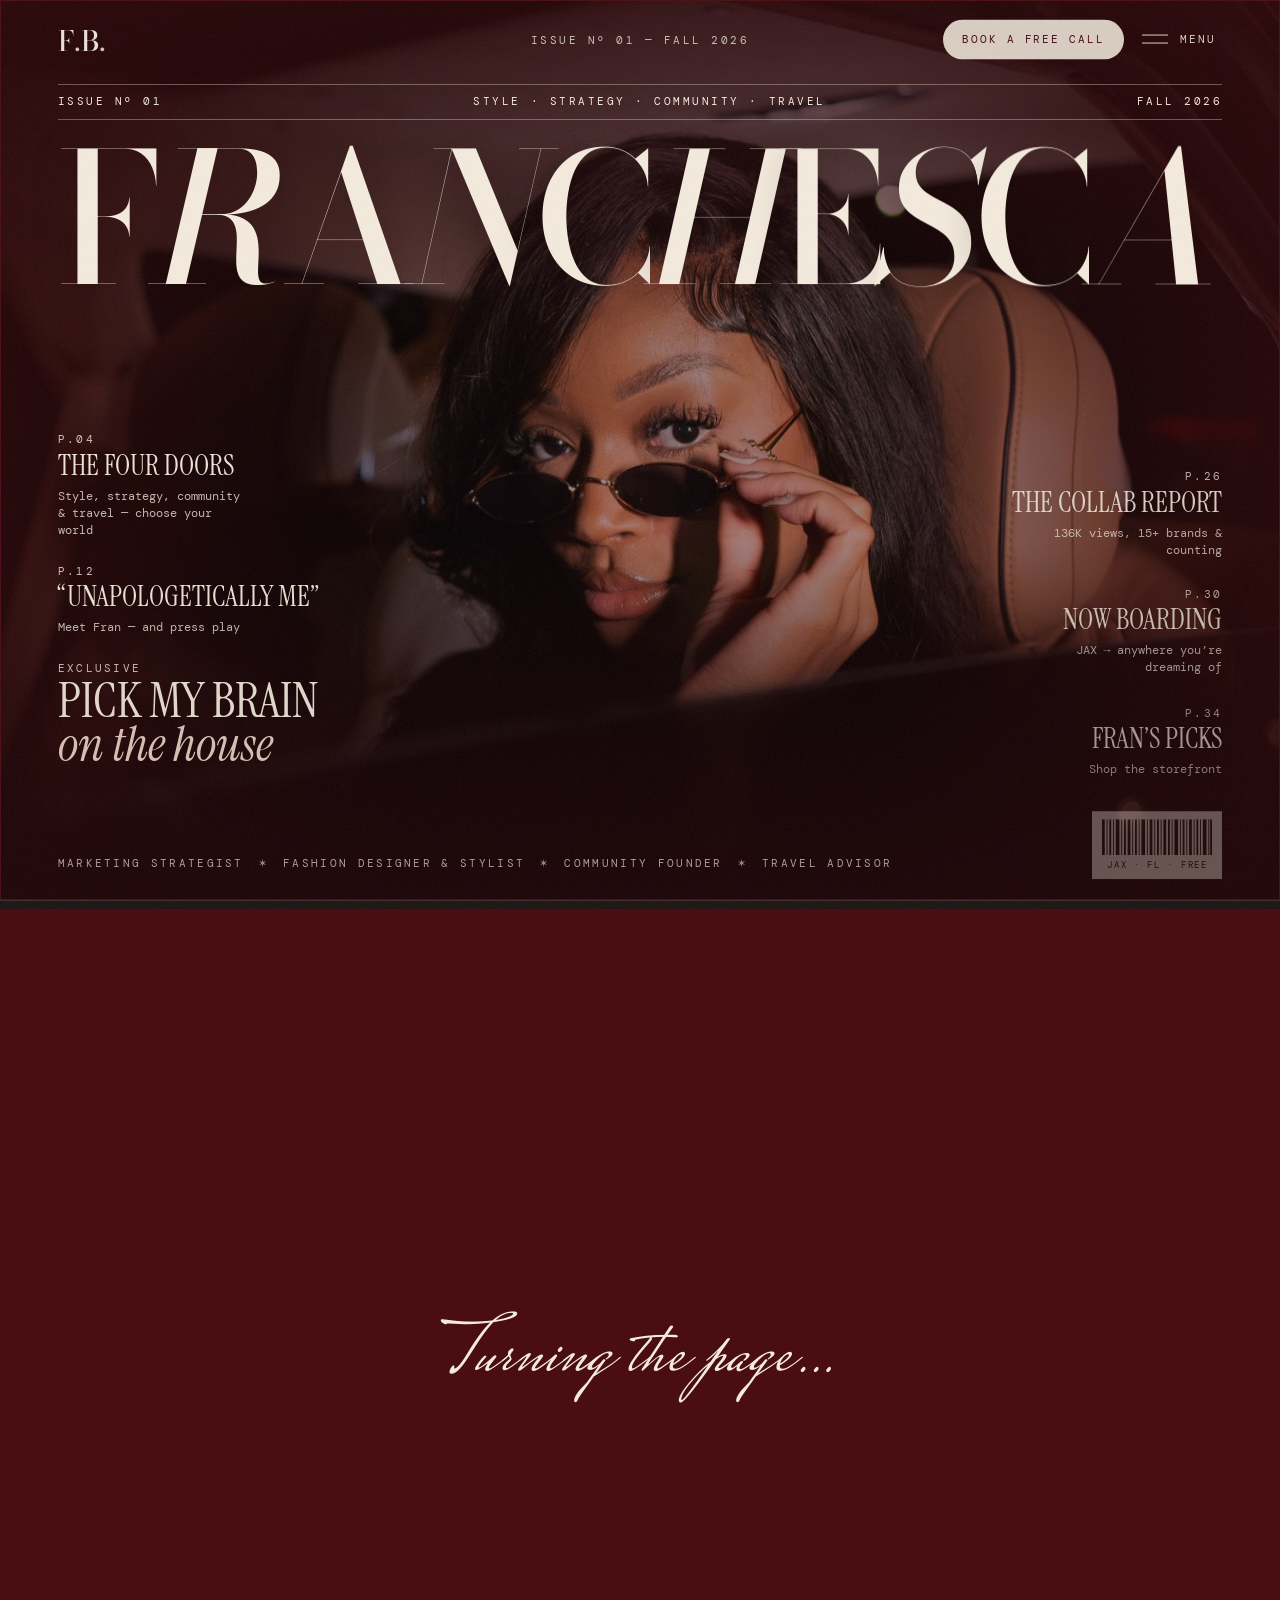
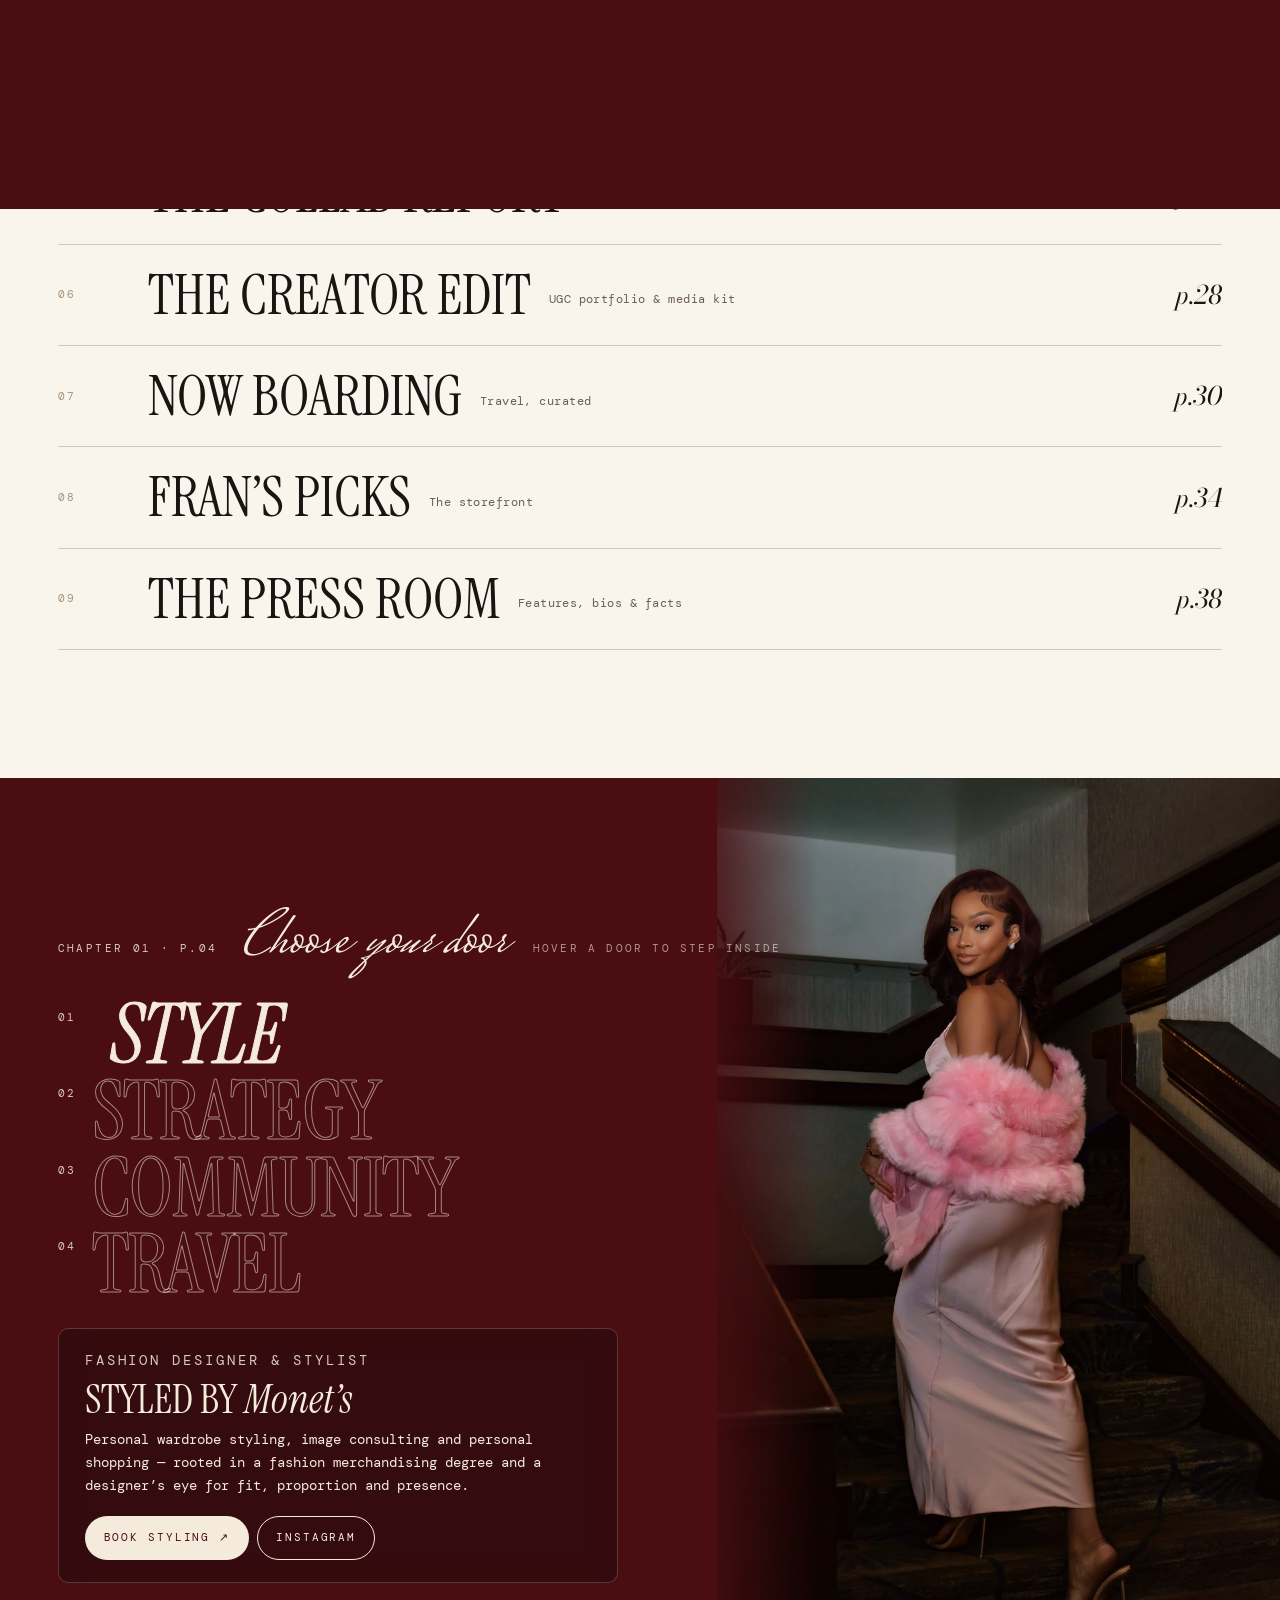
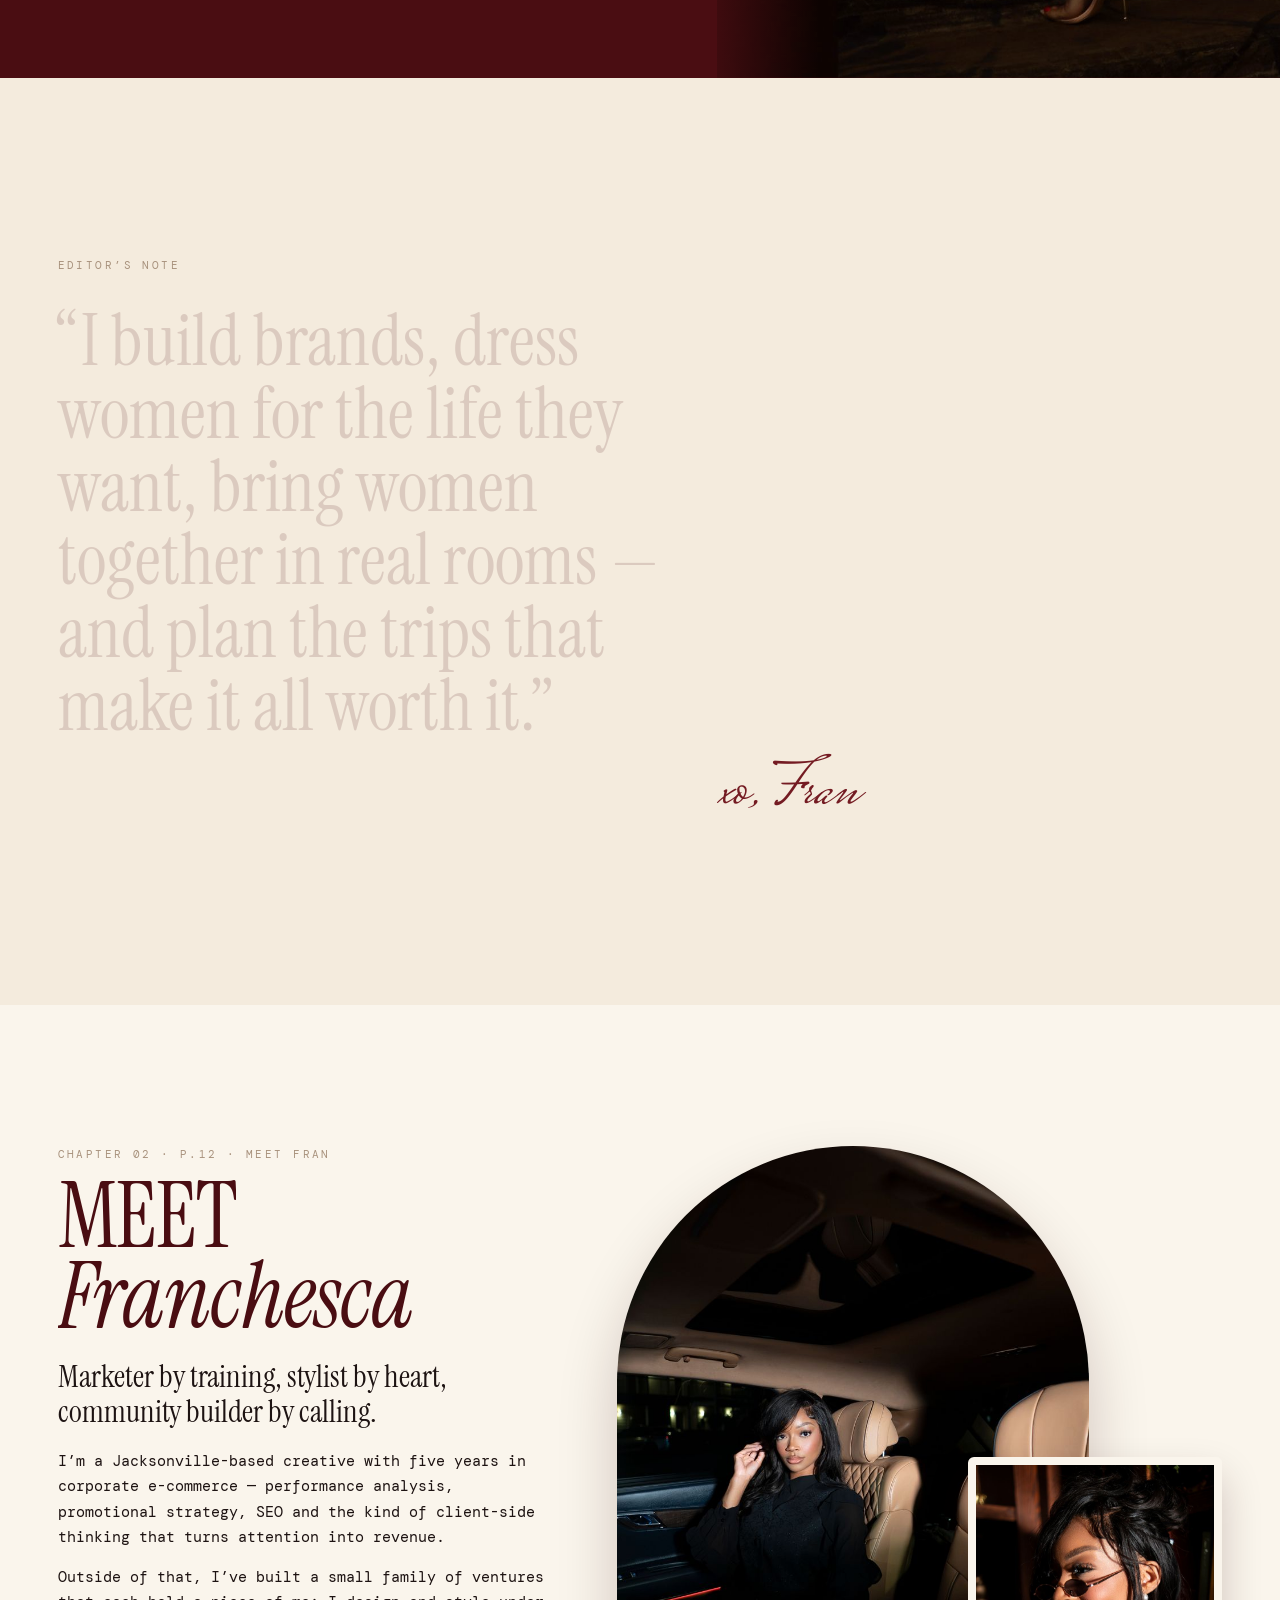
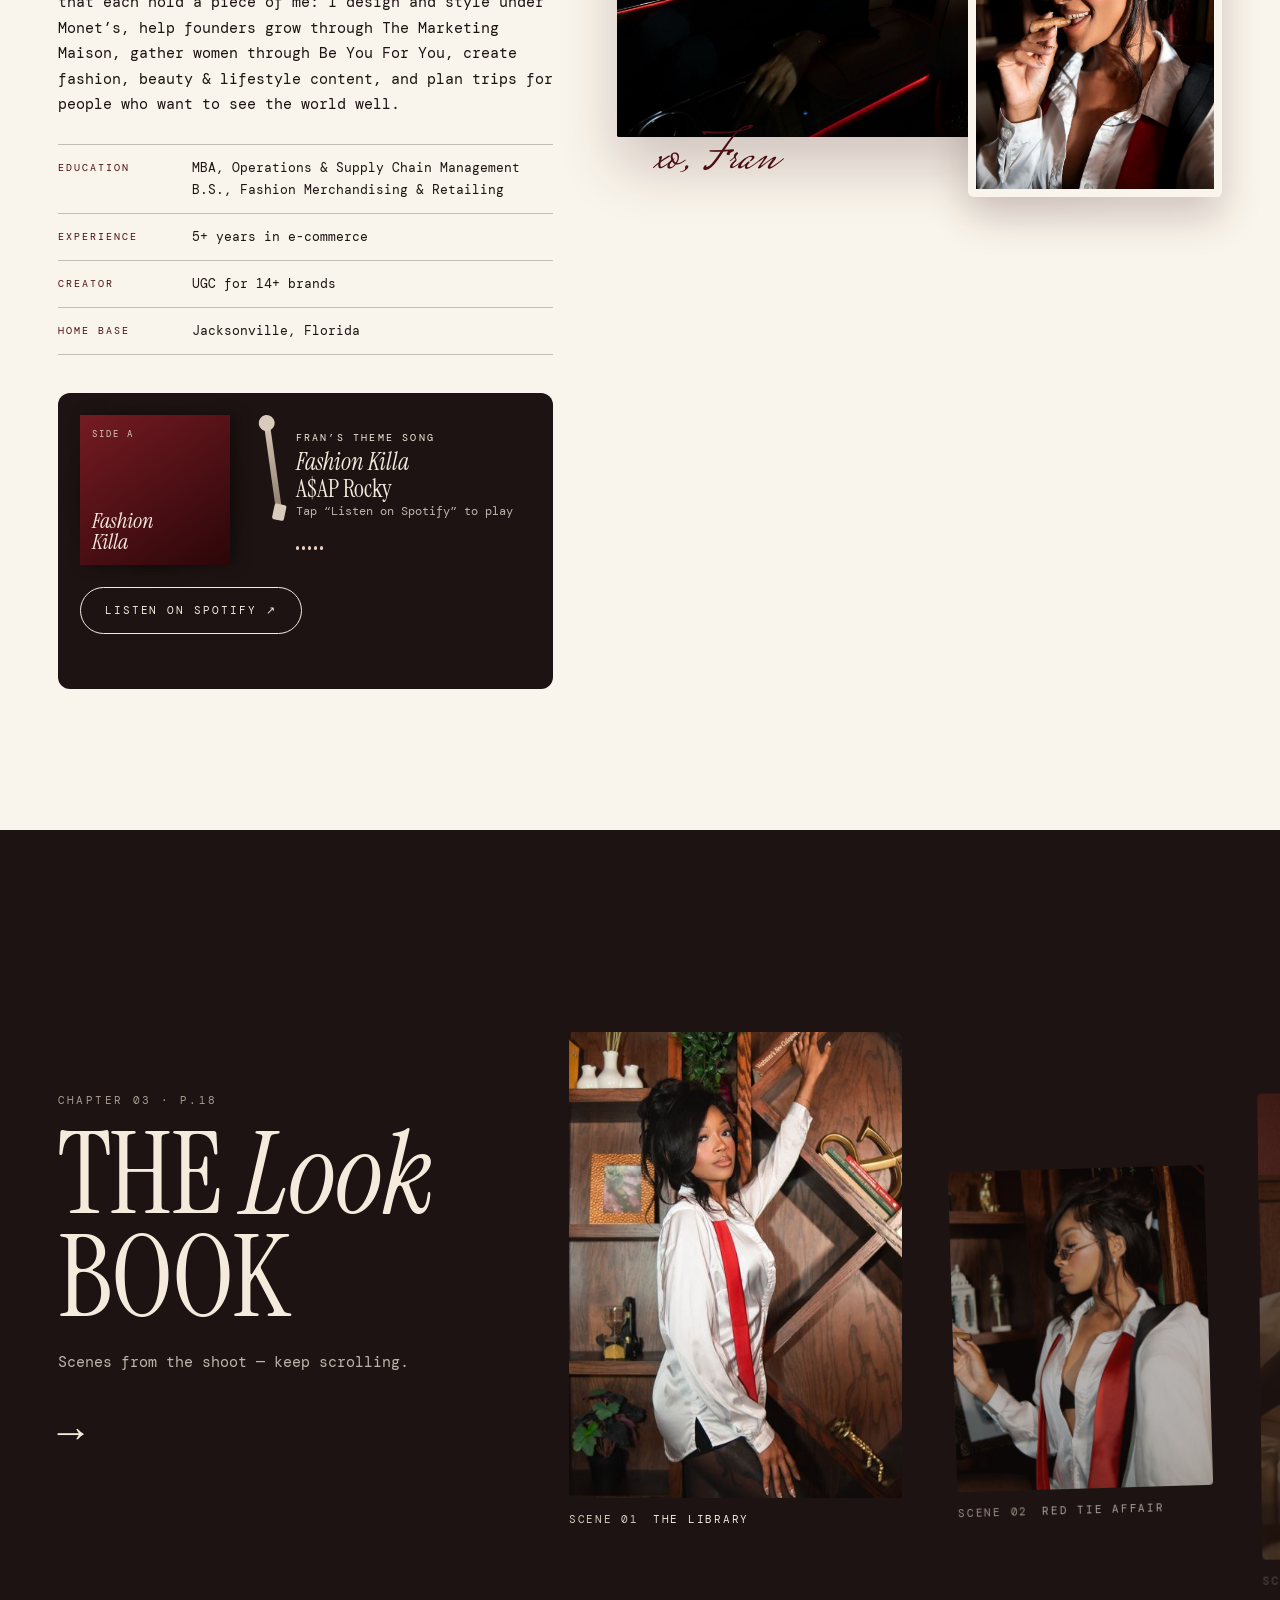
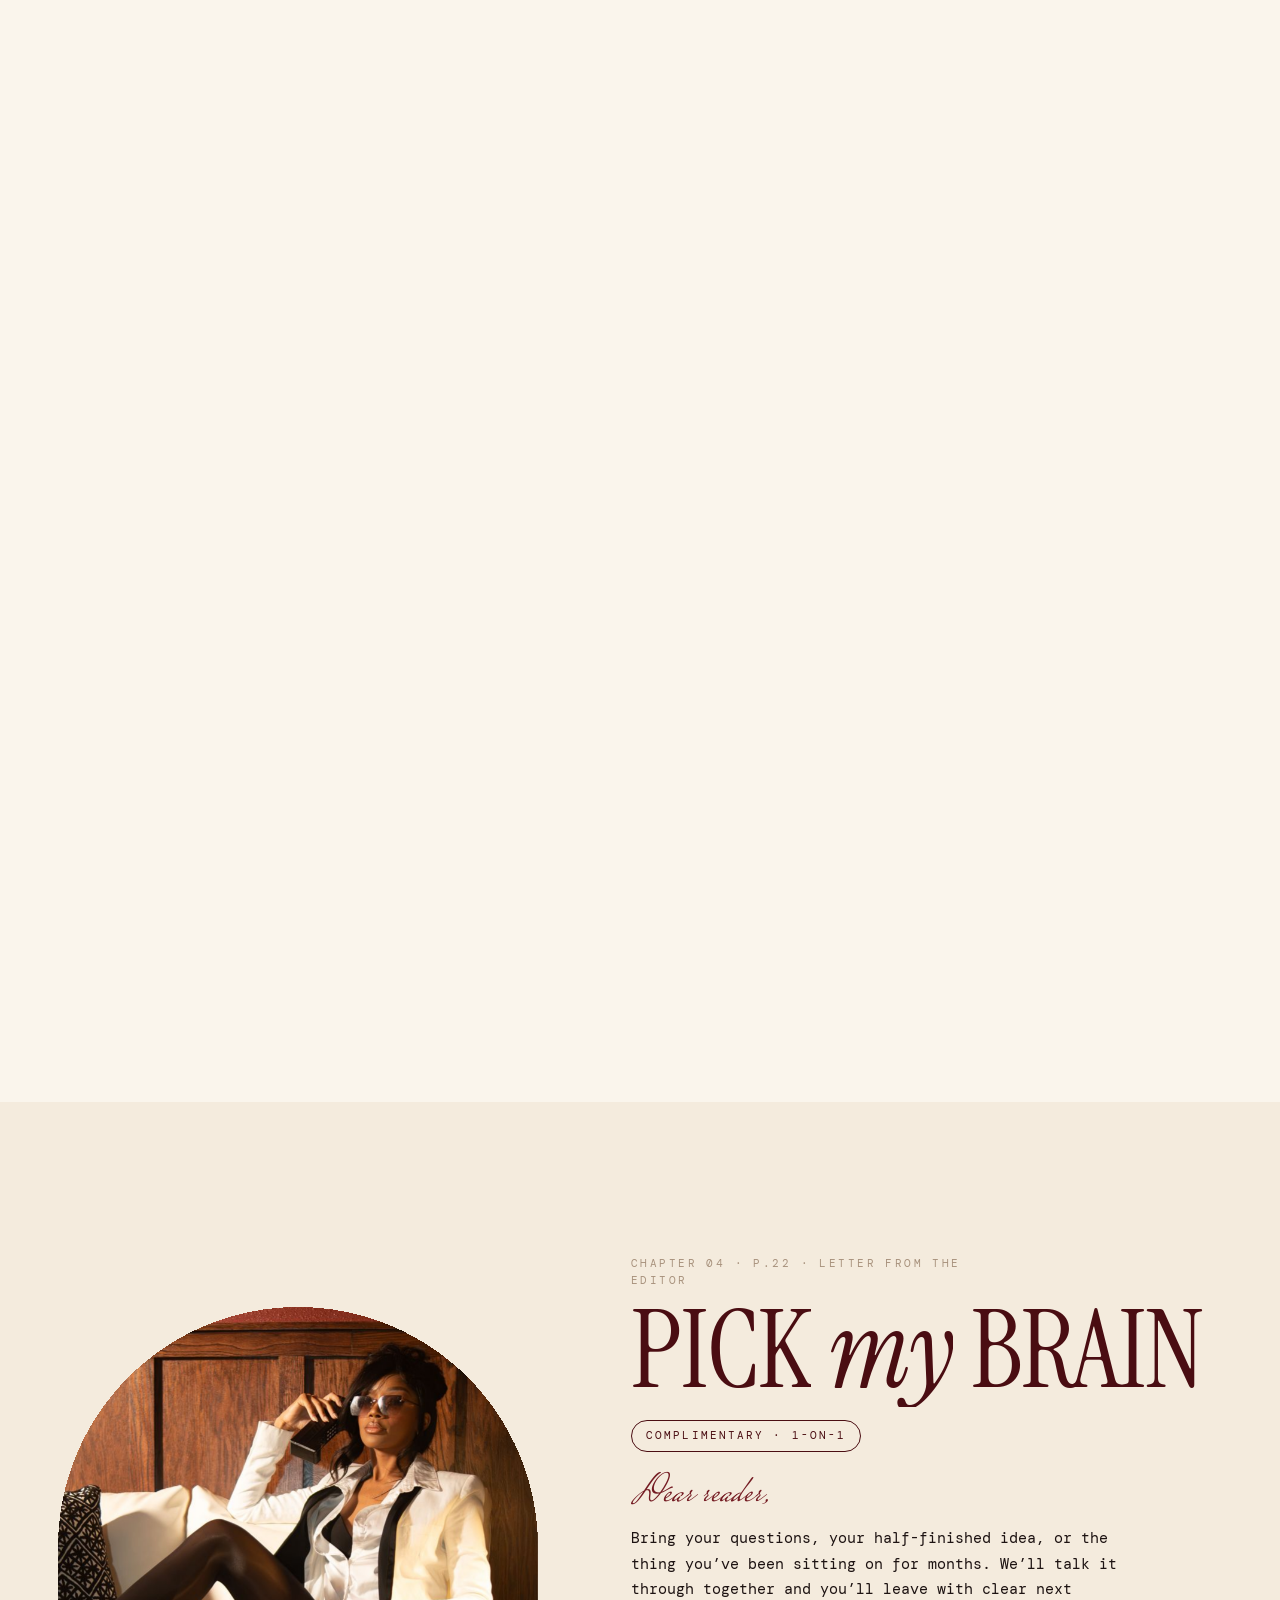
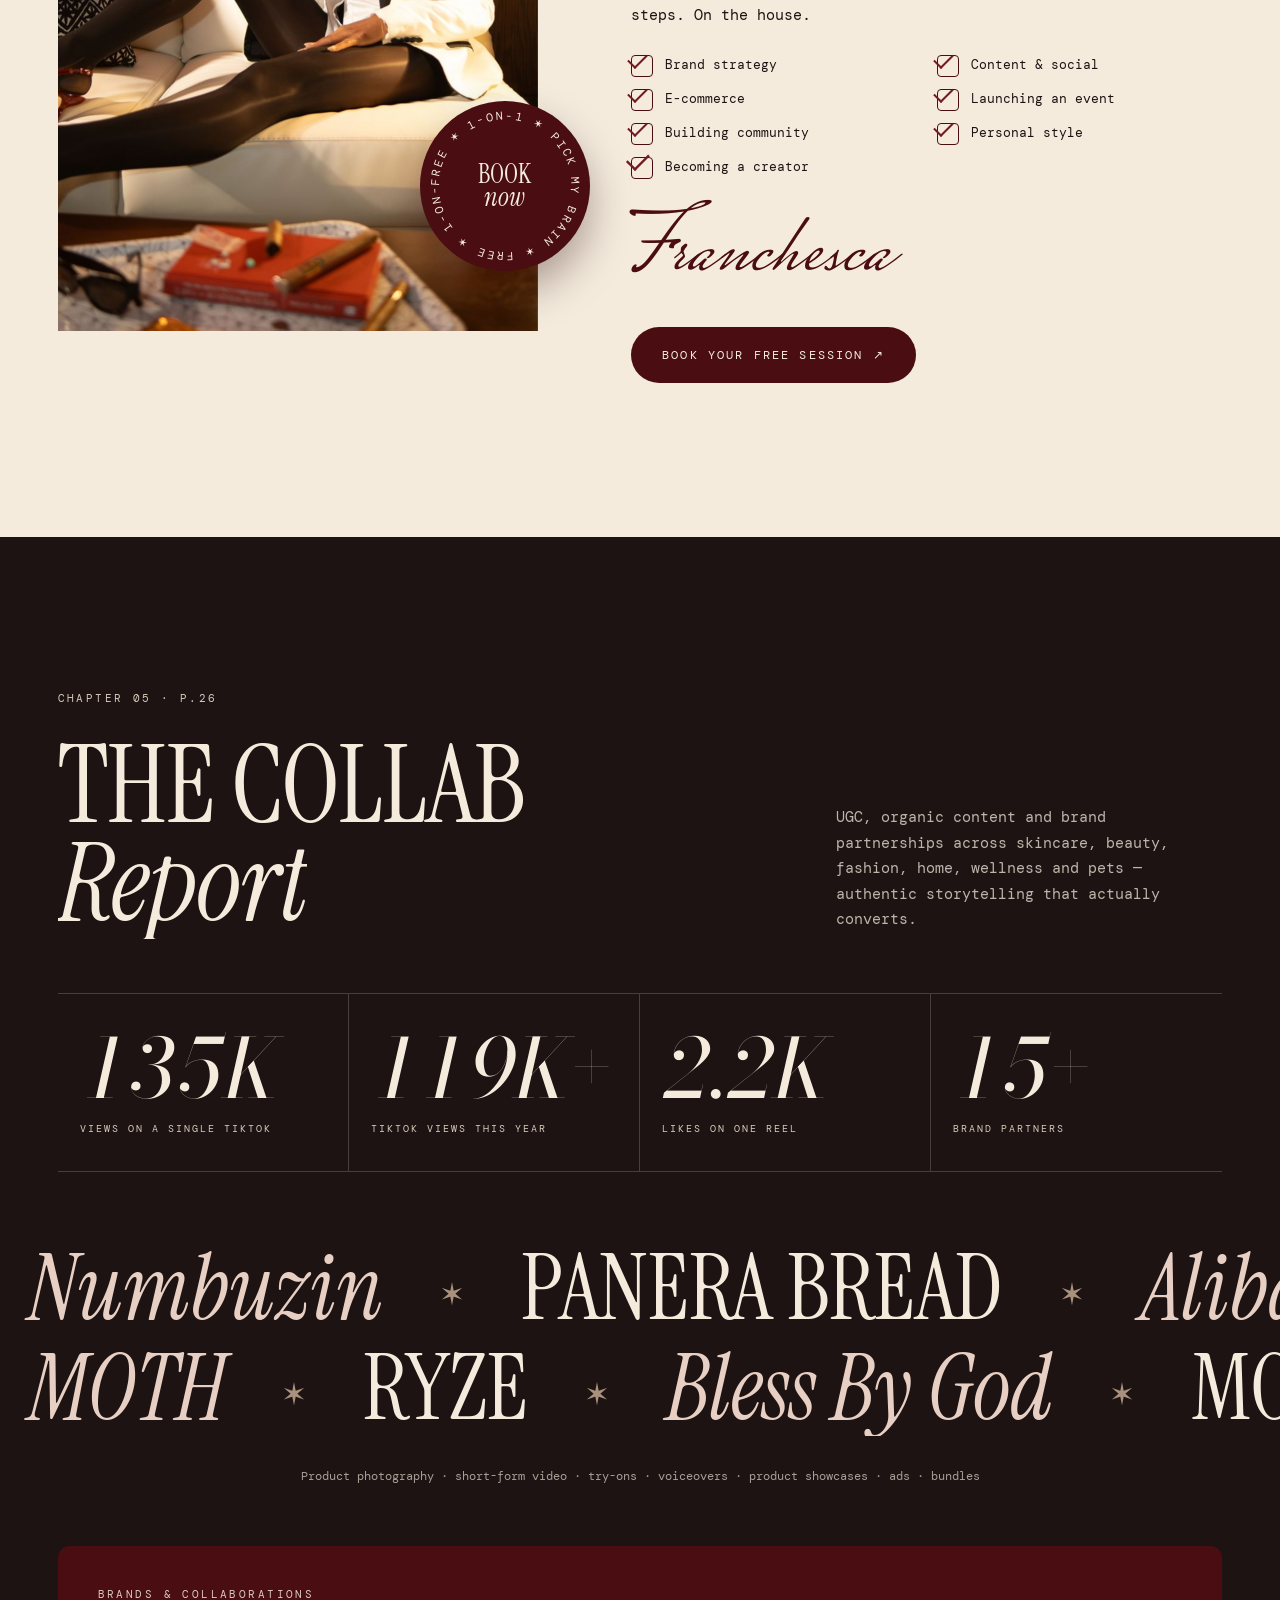
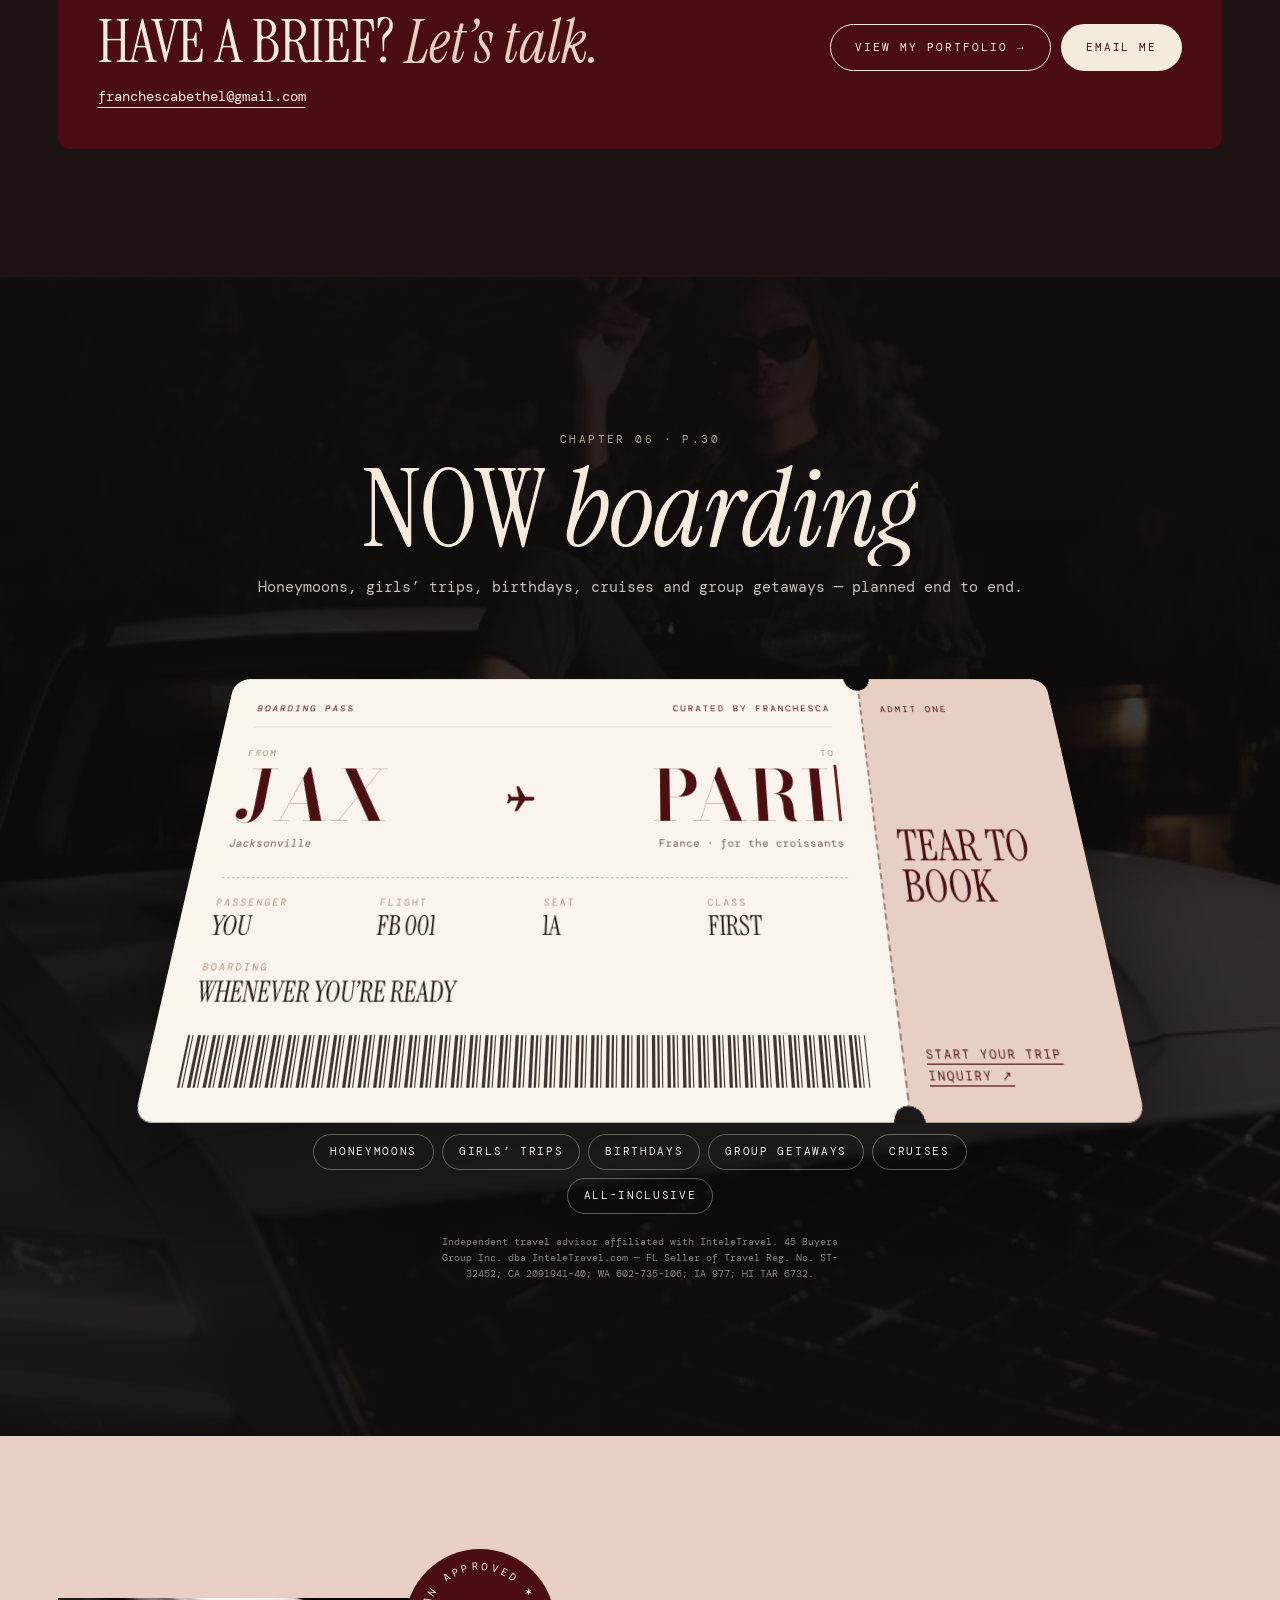
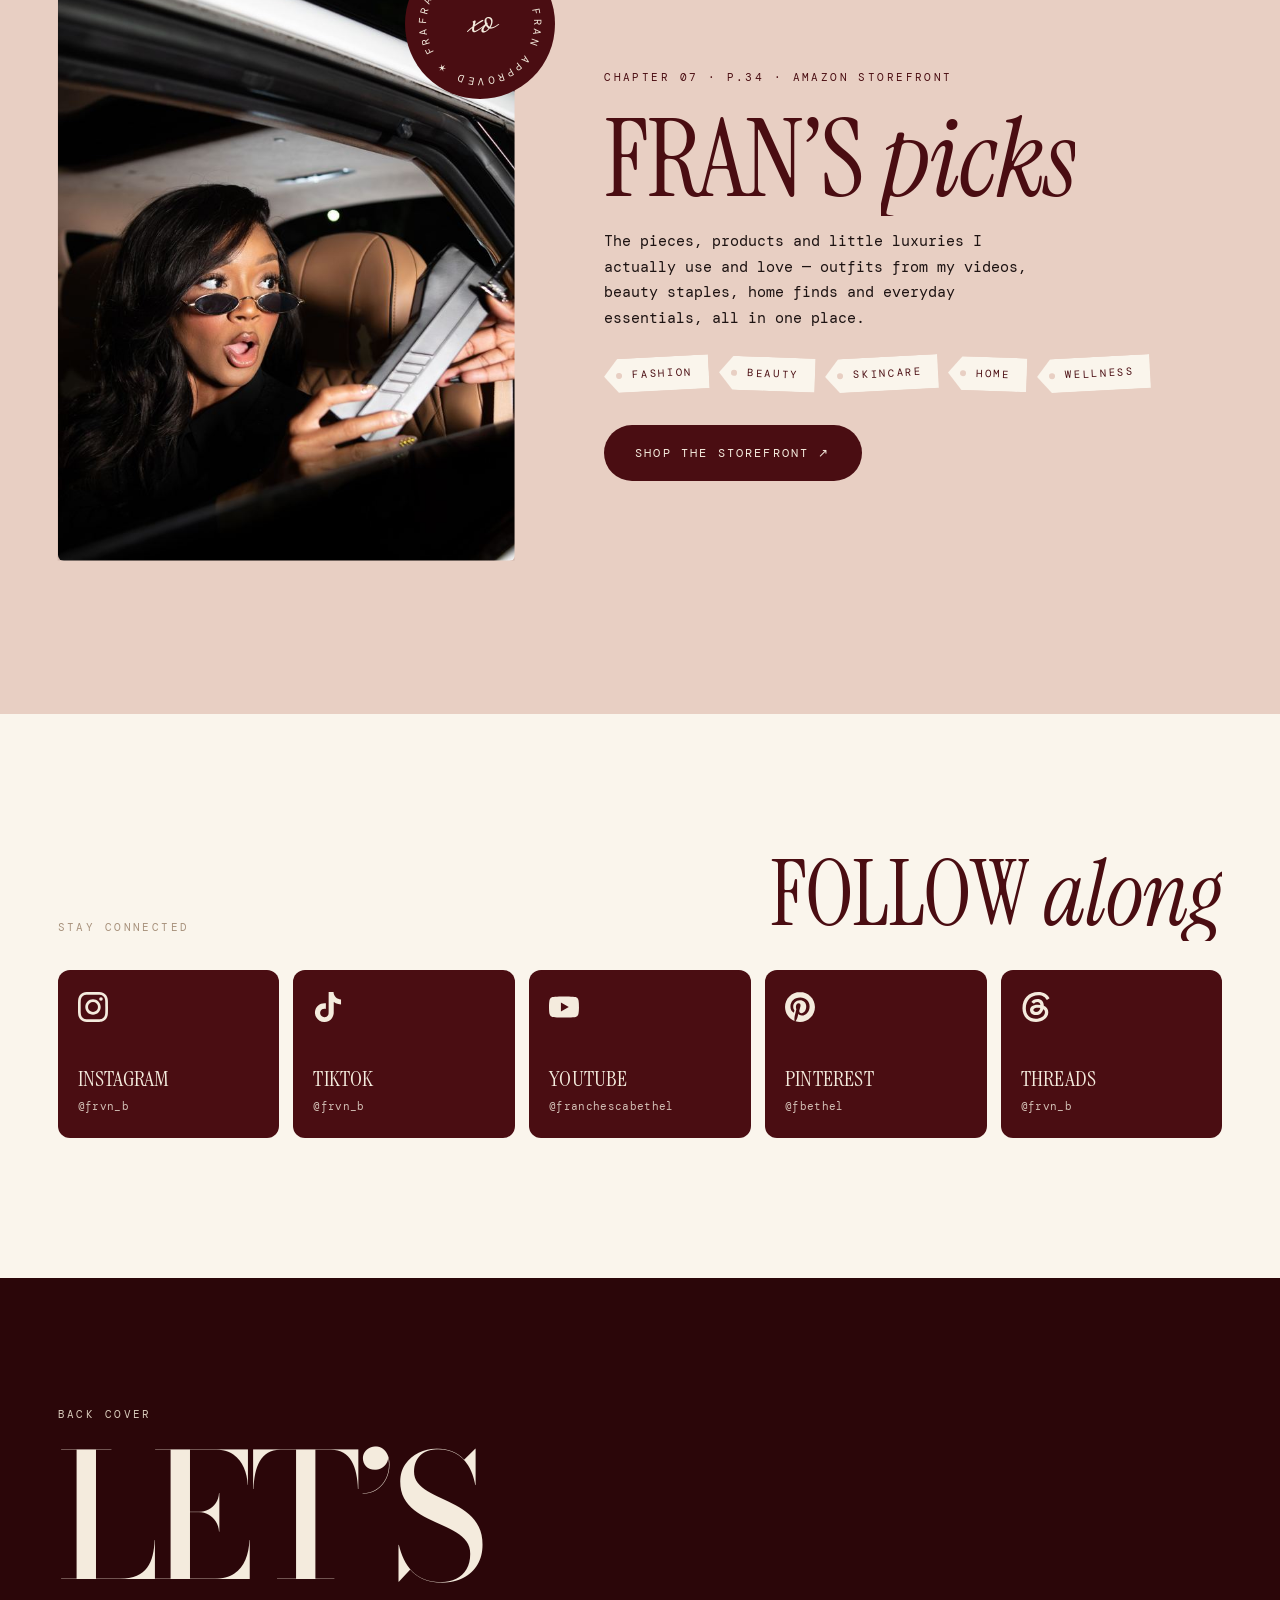
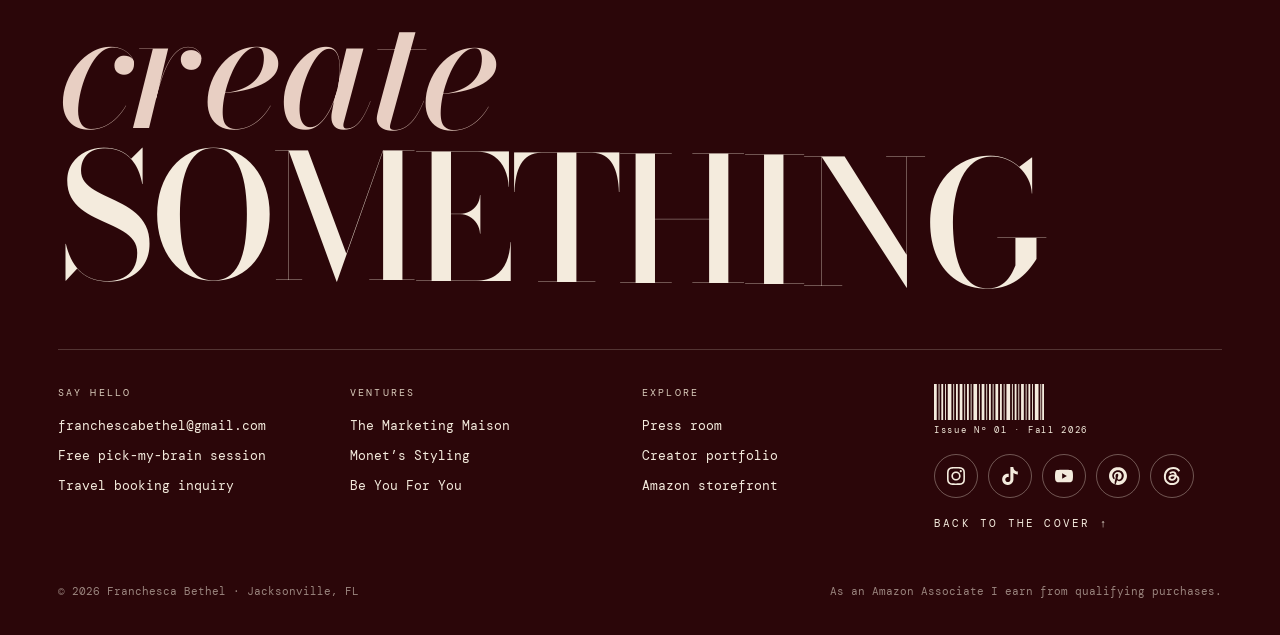
<file: index.html>
<!DOCTYPE html>
<html lang="en">
<head>
<meta charset="UTF-8">
<meta name="viewport" content="width=device-width, initial-scale=1">
<title>Franchesca Bethel — Issue Nº 01</title>
<meta name="description" content="Jacksonville-based marketing strategist, fashion designer & stylist, community founder and travel advisor. Book a free pick-my-brain session, shop my favorites, and explore The Marketing Maison, Monet's Styling and Be You For You.">
<meta property="og:title" content="Franchesca Bethel — Issue Nº 01">
<meta property="og:description" content="Marketing Strategist · Fashion Designer & Stylist · Community Founder · Travel Advisor — Jacksonville, FL">
<meta property="og:image" content="https://franchescabethel-fb.github.io/franchesca-bethel/images/og.jpg?v=2">
<meta property="og:image:secure_url" content="https://franchescabethel-fb.github.io/franchesca-bethel/images/og.jpg?v=2">
<meta property="og:image:type" content="image/jpeg">
<meta property="og:image:width" content="1200">
<meta property="og:image:height" content="630">
<meta property="og:image:alt" content="Franchesca Bethel in the back seat of a car, lowering her sunglasses">
<meta property="og:url" content="https://franchescabethel-fb.github.io/franchesca-bethel/">
<meta property="og:site_name" content="Franchesca Bethel">
<meta name="twitter:title" content="Franchesca Bethel — Issue Nº 01">
<meta name="twitter:description" content="Marketing Strategist · Fashion Designer & Stylist · Community Founder · Travel Advisor — Jacksonville, FL">
<meta name="twitter:image" content="https://franchescabethel-fb.github.io/franchesca-bethel/images/og.jpg?v=2">
<link rel="apple-touch-icon" href="images/apple-touch-icon.png">
<meta property="og:type" content="website">
<meta name="twitter:card" content="summary_large_image">
<meta name="theme-color" content="#4a0d12">
<link rel="icon" href="data:image/svg+xml,<svg xmlns='http://www.w3.org/2000/svg' viewBox='0 0 100 100'><rect width='100' height='100' rx='50' fill='%234a0d12'/><text x='50' y='67' font-family='Georgia,serif' font-size='50' fill='%23f7f0e4' text-anchor='middle'>FB</text></svg>">
<link rel="preconnect" href="https://fonts.googleapis.com">
<link rel="preconnect" href="https://fonts.gstatic.com" crossorigin>
<link href="https://fonts.googleapis.com/css2?family=Bodoni+Moda:ital,opsz,wght@0,6..96,400..900;1,6..96,400..900&family=DM+Mono:wght@400;500&family=Instrument+Serif:ital@0;1&family=Mrs+Saint+Delafield&display=swap" rel="stylesheet">
<link rel="stylesheet" href="style.css">
<script>document.documentElement.classList.add('js');</script>
<script type="application/ld+json">
{"@context":"https://schema.org","@type":"Person","name":"Franchesca Bethel","jobTitle":["Marketing Strategist","Fashion Designer & Stylist","Community Founder","Travel Advisor"],"email":"mailto:franchescabethel@gmail.com","address":{"@type":"PostalAddress","addressLocality":"Jacksonville","addressRegion":"FL","addressCountry":"US"},"sameAs":["https://www.instagram.com/frvn_b","https://www.tiktok.com/@frvn_b","https://www.youtube.com/@franchescabethel","https://www.pinterest.com/fbethel/","https://www.threads.net/@frvn_b"]}
</script>
</head>
<body>
<a class="skip" href="#main">Skip to content</a>

<!-- LOADER -->
<div class="loader" id="loader" aria-hidden="true">
  <div class="loader-top"><span>Franchesca Bethel</span><span>Issue Nº 01</span></div>
  <div class="loader-count"><span id="loaderNum">00</span></div>
  <div class="loader-bottom"><span>Style</span><span>Strategy</span><span>Community</span><span>Travel</span></div>
</div>

<!-- PAGE TRANSITION -->
<div class="curtain" aria-hidden="true"><span>Turning the page…</span></div>

<div class="grain" aria-hidden="true"></div>
<div class="cursor" aria-hidden="true"><div class="cursor-dot"></div><div class="cursor-ring"><span class="cursor-label"></span></div></div>

<!-- NAV -->
<header class="nav" id="nav">
  <a href="#top" class="nav-logo" data-cursor="Top"><span>F</span><em>.</em><span>B</span><em>.</em></a>
  <span class="nav-issue">Issue Nº 01 — Fall 2026</span>
  <div class="nav-right">
    <a class="pill pill-cream magnetic" href="https://calendar.app.google/dewrTdZWPR9dEtKZ7" target="_blank" rel="noopener" data-cursor="Book">Book a free call</a>
    <button class="menu-btn" aria-expanded="false" aria-controls="menu" data-cursor="Menu"><span class="menu-lines"><i></i><i></i></span><span class="menu-txt">Menu</span></button>
  </div>
</header>

<nav class="menu" id="menu" aria-label="Site" aria-hidden="true">
  <div class="menu-inner">
    <ol class="menu-list">
      <li><a href="#work" data-img="images/door-style.jpg"><small>01</small>The Four Doors</a></li>
      <li><a href="#about" data-img="images/polaroid-1-web.jpg"><small>02</small>Meet Fran</a></li>
      <li><a href="#lookbook" data-img="images/look-3.jpg"><small>03</small>The Look Book</a></li>
      <li><a href="#brain" data-img="images/portrait.jpg"><small>04</small>Pick My Brain</a></li>
      <li><a href="#collab" data-img="images/maison.jpg"><small>05</small>Collabs</a></li>
      <li><a href="creator.html" data-img="images/creator.jpg"><small>06</small>The Creator Edit</a></li>
      <li><a href="#travel" data-img="images/travel.jpg"><small>07</small>Now Boarding</a></li>
      <li><a href="#shop" data-img="images/shop.jpg"><small>08</small>Fran's Picks</a></li>
      <li><a href="press.html" data-img="images/press-hero.jpg"><small>09</small>Press Room</a></li>
    </ol>
    <div class="menu-side">
      <div class="menu-img"><img src="images/styling.jpg" alt=""></div>
      <p class="eyebrow">Say hello</p>
      <a href="mailto:franchescabethel@gmail.com">franchescabethel@gmail.com</a>
      <p class="menu-socials">
        <a href="https://www.instagram.com/frvn_b" target="_blank" rel="noopener" aria-label="Instagram"><svg class="si-sm" viewBox="0 0 24 24" aria-hidden="true" focusable="false"><path fill="currentColor" d="M7.0301.084c-1.2768.0602-2.1487.264-2.911.5634-.7888.3075-1.4575.72-2.1228 1.3877-.6652.6677-1.075 1.3368-1.3802 2.127-.2954.7638-.4956 1.6365-.552 2.914-.0564 1.2775-.0689 1.6882-.0626 4.947.0062 3.2586.0206 3.6671.0825 4.9473.061 1.2765.264 2.1482.5635 2.9107.308.7889.72 1.4573 1.388 2.1228.6679.6655 1.3365 1.0743 2.1285 1.38.7632.295 1.6361.4961 2.9134.552 1.2773.056 1.6884.069 4.9462.0627 3.2578-.0062 3.668-.0207 4.9478-.0814 1.28-.0607 2.147-.2652 2.9098-.5633.7889-.3086 1.4578-.72 2.1228-1.3881.665-.6682 1.0745-1.3378 1.3795-2.1284.2957-.7632.4966-1.636.552-2.9124.056-1.2809.0692-1.6898.063-4.948-.0063-3.2583-.021-3.6668-.0817-4.9465-.0607-1.2797-.264-2.1487-.5633-2.9117-.3084-.7889-.72-1.4568-1.3876-2.1228C21.2982 1.33 20.628.9208 19.8378.6165 19.074.321 18.2017.1197 16.9244.0645 15.6471.0093 15.236-.005 11.977.0014 8.718.0076 8.31.0215 7.0301.0839m.1402 21.6932c-1.17-.0509-1.8053-.2453-2.2287-.408-.5606-.216-.96-.4771-1.3819-.895-.422-.4178-.6811-.8186-.9-1.378-.1644-.4234-.3624-1.058-.4171-2.228-.0595-1.2645-.072-1.6442-.079-4.848-.007-3.2037.0053-3.583.0607-4.848.05-1.169.2456-1.805.408-2.2282.216-.5613.4762-.96.895-1.3816.4188-.4217.8184-.6814 1.3783-.9003.423-.1651 1.0575-.3614 2.227-.4171 1.2655-.06 1.6447-.072 4.848-.079 3.2033-.007 3.5835.005 4.8495.0608 1.169.0508 1.8053.2445 2.228.408.5608.216.96.4754 1.3816.895.4217.4194.6816.8176.9005 1.3787.1653.4217.3617 1.056.4169 2.2263.0602 1.2655.0739 1.645.0796 4.848.0058 3.203-.0055 3.5834-.061 4.848-.051 1.17-.245 1.8055-.408 2.2294-.216.5604-.4763.96-.8954 1.3814-.419.4215-.8181.6811-1.3783.9-.4224.1649-1.0577.3617-2.2262.4174-1.2656.0595-1.6448.072-4.8493.079-3.2045.007-3.5825-.006-4.848-.0608M16.953 5.5864A1.44 1.44 0 1 0 18.39 4.144a1.44 1.44 0 0 0-1.437 1.4424M5.8385 12.012c.0067 3.4032 2.7706 6.1557 6.173 6.1493 3.4026-.0065 6.157-2.7701 6.1506-6.1733-.0065-3.4032-2.771-6.1565-6.174-6.1498-3.403.0067-6.156 2.771-6.1496 6.1738M8 12.0077a4 4 0 1 1 4.008 3.9921A3.9996 3.9996 0 0 1 8 12.0077"/></svg></a>
        <a href="https://www.tiktok.com/@frvn_b" target="_blank" rel="noopener" aria-label="TikTok"><svg class="si-sm" viewBox="0 0 24 24" aria-hidden="true" focusable="false"><path fill="currentColor" d="M12.525.02c1.31-.02 2.61-.01 3.91-.02.08 1.53.63 3.09 1.75 4.17 1.12 1.11 2.7 1.62 4.24 1.79v4.03c-1.44-.05-2.89-.35-4.2-.97-.57-.26-1.1-.59-1.62-.93-.01 2.92.01 5.84-.02 8.75-.08 1.4-.54 2.79-1.35 3.94-1.31 1.92-3.58 3.17-5.91 3.21-1.43.08-2.86-.31-4.08-1.03-2.02-1.19-3.44-3.37-3.65-5.71-.02-.5-.03-1-.01-1.49.18-1.9 1.12-3.72 2.58-4.96 1.66-1.44 3.98-2.13 6.15-1.72.02 1.48-.04 2.96-.04 4.44-.99-.32-2.15-.23-3.02.37-.63.41-1.11 1.04-1.36 1.75-.21.51-.15 1.07-.14 1.61.24 1.64 1.82 3.02 3.5 2.87 1.12-.01 2.19-.66 2.77-1.61.19-.33.4-.67.41-1.06.1-1.79.06-3.57.07-5.36.01-4.03-.01-8.05.02-12.07z"/></svg></a>
        <a href="https://www.youtube.com/@franchescabethel" target="_blank" rel="noopener" aria-label="YouTube"><svg class="si-sm" viewBox="0 0 24 24" aria-hidden="true" focusable="false"><path fill="currentColor" d="M23.498 6.186a3.016 3.016 0 0 0-2.122-2.136C19.505 3.545 12 3.545 12 3.545s-7.505 0-9.377.505A3.017 3.017 0 0 0 .502 6.186C0 8.07 0 12 0 12s0 3.93.502 5.814a3.016 3.016 0 0 0 2.122 2.136c1.871.505 9.376.505 9.376.505s7.505 0 9.377-.505a3.015 3.015 0 0 0 2.122-2.136C24 15.93 24 12 24 12s0-3.93-.502-5.814zM9.545 15.568V8.432L15.818 12l-6.273 3.568z"/></svg></a>
        <a href="https://www.pinterest.com/fbethel/" target="_blank" rel="noopener" aria-label="Pinterest"><svg class="si-sm" viewBox="0 0 24 24" aria-hidden="true" focusable="false"><path fill="currentColor" d="M12.017 0C5.396 0 .029 5.367.029 11.987c0 5.079 3.158 9.417 7.618 11.162-.105-.949-.199-2.403.041-3.439.219-.937 1.406-5.957 1.406-5.957s-.359-.72-.359-1.781c0-1.663.967-2.911 2.168-2.911 1.024 0 1.518.769 1.518 1.688 0 1.029-.653 2.567-.992 3.992-.285 1.193.6 2.165 1.775 2.165 2.128 0 3.768-2.245 3.768-5.487 0-2.861-2.063-4.869-5.008-4.869-3.41 0-5.409 2.562-5.409 5.199 0 1.033.394 2.143.889 2.741.099.12.112.225.085.345-.09.375-.293 1.199-.334 1.363-.053.225-.172.271-.401.165-1.495-.69-2.433-2.878-2.433-4.646 0-3.776 2.748-7.252 7.92-7.252 4.158 0 7.392 2.967 7.392 6.923 0 4.135-2.607 7.462-6.233 7.462-1.214 0-2.354-.629-2.758-1.379l-.749 2.848c-.269 1.045-1.004 2.352-1.498 3.146 1.123.345 2.306.535 3.55.535 6.607 0 11.985-5.365 11.985-11.987C23.97 5.39 18.592.026 11.985.026L12.017 0z"/></svg></a>
        <a href="https://www.threads.net/@frvn_b" target="_blank" rel="noopener" aria-label="Threads"><svg class="si-sm" viewBox="0 0 24 24" aria-hidden="true" focusable="false"><path fill="currentColor" d="M18.263 11.097c-.03-3.486-1.92-5.586-5.111-5.586-2.13 0-3.922.963-4.863 2.499l2.062 1.438c.535-.843 1.272-1.543 2.628-1.543 1.528 0 2.318.85 2.544 2.431a15 15 0 0 0-2.236-.173c-4.125 0-6.068 1.867-6.068 4.336s1.943 3.99 4.804 3.99c3.139 0 5.013-2.115 5.781-4.735.798.361 1.348 1.204 1.348 2.47 0 3.387-3.907 5.232-7.22 5.232-4.885 0-8.077-3.207-8.077-8.424 0-6.392 4.223-10.487 9.9-10.487 3.808 0 5.69 1.671 6.97 3.914l2.108-1.475C21.44 2.078 18.331 0 13.663 0 6.227 0 1.168 5.277 1.168 12.934c0 7 4.953 11.066 10.856 11.066 4.878 0 9.809-2.846 9.809-7.716 0-2.545-1.46-4.231-3.569-5.187m-6.33 4.855c-1.077 0-2.026-.512-2.026-1.453 0-1.483 1.822-1.934 3.606-1.934.678 0 1.34.045 1.927.173-.422 1.927-1.671 3.215-3.508 3.214Z"/></svg></a>
      </p>
    </div>
  </div>
</nav>

<main id="main">

  <!-- ============ COVER ============ -->
  <section class="cover" id="top">
    <div class="cover-bg">
      <img src="images/cover-full.jpg" srcset="images/cover-full-sm.jpg 900w, images/cover-full.jpg 1350w" sizes="100vw" alt="Franchesca Bethel in the back seat of a car at night, lowering her sunglasses with one hand" fetchpriority="high">
    </div>
    <div class="cover-meta">
      <span>Issue Nº 01</span><span class="hide-sm">Style · Strategy · Community · Travel</span><span>Fall 2026</span>
    </div>

    <h1 class="masthead" aria-label="Franchesca Bethel">
      <span class="mh" aria-hidden="true">FRANCHESCA</span>
    </h1>

    <div class="cover-grid">
      <ul class="coverlines left">
        <li><a href="#work" data-cursor="Read"><b>p.04</b> The Four Doors<i>Style, strategy, community &amp; travel — choose your world</i></a></li>
        <li><a href="#about" data-cursor="Read"><b>p.12</b> &ldquo;Unapologetically me&rdquo;<i>Meet Fran — and press play</i></a></li>
        <li class="big"><a href="#brain" data-cursor="Read"><b>Exclusive</b> Pick my brain <em>on the house</em></a></li>
      </ul>

      <figure class="cover-photo" aria-hidden="true">
        <figcaption class="cover-sign">Bethel</figcaption>
      </figure>

      <ul class="coverlines right">
        <li><a href="#collab" data-cursor="Read"><b>p.26</b> The Collab Report<i>136K views, 15+ brands &amp; counting</i></a></li>
        <li><a href="#travel" data-cursor="Read"><b>p.30</b> Now Boarding<i>JAX → anywhere you&rsquo;re dreaming of</i></a></li>
        <li><a href="#shop" data-cursor="Read"><b>p.34</b> Fran&rsquo;s Picks<i>Shop the storefront</i></a></li>
      </ul>
    </div>

    <div class="cover-foot">
      <p class="roles"><span>Marketing Strategist</span><span>Fashion Designer &amp; Stylist</span><span>Community Founder</span><span>Travel Advisor</span></p>
      <div class="barcode" aria-hidden="true"><svg viewBox="0 0 120 40" preserveAspectRatio="none"><g fill="currentColor"><rect x="0" width="3" height="40"/><rect x="5" width="1" height="40"/><rect x="8" width="2" height="40"/><rect x="12" width="1" height="40"/><rect x="15" width="4" height="40"/><rect x="21" width="1" height="40"/><rect x="24" width="2" height="40"/><rect x="28" width="3" height="40"/><rect x="33" width="1" height="40"/><rect x="36" width="2" height="40"/><rect x="40" width="1" height="40"/><rect x="43" width="4" height="40"/><rect x="49" width="1" height="40"/><rect x="52" width="3" height="40"/><rect x="57" width="1" height="40"/><rect x="60" width="2" height="40"/><rect x="64" width="1" height="40"/><rect x="67" width="3" height="40"/><rect x="72" width="2" height="40"/><rect x="76" width="1" height="40"/><rect x="79" width="4" height="40"/><rect x="85" width="1" height="40"/><rect x="88" width="2" height="40"/><rect x="92" width="1" height="40"/><rect x="95" width="3" height="40"/><rect x="100" width="1" height="40"/><rect x="103" width="2" height="40"/><rect x="107" width="1" height="40"/><rect x="110" width="4" height="40"/><rect x="116" width="1" height="40"/><rect x="118" width="2" height="40"/></g></svg><span>JAX · FL · FREE</span></div>
    </div>
    <a href="#contents" class="scroll-cue" data-cursor="Scroll"><span>Open the issue</span><i></i></a>
  </section>

  <!-- FEATURED STRIP -->
  <section class="as-seen" aria-label="As featured in">
    <div class="wrap as-seen-inner">
      <span class="eyebrow">As featured in</span>
      <ul class="as-seen-list">
        <li><a href="https://boldjourney.com/meet-franchesca-bethel/" target="_blank" rel="noopener" data-cursor="Read">Bold Journey</a></li>
        <li><a href="https://canvasrebel.com/meet-franchesca-bethel/" target="_blank" rel="noopener" data-cursor="Read">CanvasRebel</a></li>
        <li><a href="https://voyagejacksonville.com/interview/hidden-gems-meet-franchesca-bethel-of-monets-boutique/" target="_blank" rel="noopener" data-cursor="Read">Voyage Jacksonville</a></li>
      </ul>
      <a class="as-seen-more" href="press.html#featured">All press ↗</a>
    </div>
  </section>

  <!-- ============ CONTENTS ============ -->
  <section class="contents" id="contents">
    <div class="wrap">
      <div class="contents-head">
        <h2 class="display" data-split>Con<em>tents</em></h2>
        <p class="script-note">everything I do, in one place</p>
      </div>
      <ol class="toc">
        <li><a href="#work" data-img="images/styling.jpg" data-cursor="Go"><span class="toc-n">01</span><span class="toc-t">The Four Doors<i>Choose your world</i></span><span class="toc-p">p.04</span></a></li>
        <li><a href="#about" data-img="images/polaroid-1-web.jpg" data-cursor="Go"><span class="toc-n">02</span><span class="toc-t">Meet Fran<i>The story &amp; her theme song</i></span><span class="toc-p">p.12</span></a></li>
        <li><a href="#lookbook" data-img="images/look-3.jpg" data-cursor="Go"><span class="toc-n">03</span><span class="toc-t">The Look Book<i>Scenes from the shoot</i></span><span class="toc-p">p.18</span></a></li>
        <li><a href="#brain" data-img="images/portrait.jpg" data-cursor="Go"><span class="toc-n">04</span><span class="toc-t">Letter from the Editor<i>Pick my brain — free</i></span><span class="toc-p">p.22</span></a></li>
        <li><a href="#collab" data-img="images/maison.jpg" data-cursor="Go"><span class="toc-n">05</span><span class="toc-t">The Collab Report<i>Brands, numbers &amp; briefs</i></span><span class="toc-p">p.26</span></a></li>
        <li><a href="creator.html" data-img="images/creator.jpg" data-cursor="Go"><span class="toc-n">06</span><span class="toc-t">The Creator Edit<i>UGC portfolio &amp; media kit</i></span><span class="toc-p">p.28</span></a></li>
        <li><a href="#travel" data-img="images/travel.jpg" data-cursor="Go"><span class="toc-n">07</span><span class="toc-t">Now Boarding<i>Travel, curated</i></span><span class="toc-p">p.30</span></a></li>
        <li><a href="#shop" data-img="images/shop.jpg" data-cursor="Go"><span class="toc-n">08</span><span class="toc-t">Fran&rsquo;s Picks<i>The storefront</i></span><span class="toc-p">p.34</span></a></li>
        <li><a href="press.html" data-img="images/press-hero.jpg" data-cursor="Go"><span class="toc-n">09</span><span class="toc-t">The Press Room<i>Features, bios &amp; facts</i></span><span class="toc-p">p.38</span></a></li>
      </ol>
    </div>
  </section>

  <!-- ============ DOORS ============ -->
  <section class="doors" id="work" data-theme="style">
    <div class="doors-bg" aria-hidden="true">
      <img src="images/door-style.jpg" alt="" data-door="style" class="on">
      <img src="images/door-strategy.jpg" alt="" data-door="strategy">
      <img src="images/door-community.jpg" alt="" data-door="community">
      <img src="images/door-travel.jpg" alt="" data-door="travel">
    </div>
    <div class="doors-inner wrap">
      <header class="doors-head">
        <p class="eyebrow">Chapter 01 · p.04</p>
        <h2 class="doors-title">Choose <em>your</em> door</h2>
        <p class="doors-hint hide-sm">Hover a door to step inside</p>
      </header>

      <div class="door-list" role="tablist" aria-label="Choose a venture">
        <div class="door on" data-door="style">
          <button class="door-word" role="tab" aria-selected="true" aria-controls="panel-style" id="tab-style" data-cursor="Open"><small>01</small><span>Style</span></button>
          <article class="door-panel" id="panel-style" role="tabpanel" aria-labelledby="tab-style">
            <img class="door-img" src="images/door-style.jpg" alt="Franchesca in a blush satin slip dress and pink faux-fur wrap on a staircase" loading="lazy">
            <p class="eyebrow">Fashion Designer &amp; Stylist</p>
            <h3>Styled by <em>Monet&rsquo;s</em></h3>
            <p>Personal wardrobe styling, image consulting and personal shopping — rooted in a fashion merchandising degree and a designer&rsquo;s eye for fit, proportion and presence.</p>
            <div class="door-links">
              <a class="pill pill-cream magnetic" href="https://franchescabethel-fb.github.io/monets-styling" target="_blank" rel="noopener" data-cursor="Visit">Book styling ↗</a>
              <a class="pill pill-line" href="https://www.instagram.com/styledbymonets" target="_blank" rel="noopener">Instagram</a>
            </div>
          </article>
        </div>
        <div class="door" data-door="strategy">
          <button class="door-word" role="tab" aria-selected="false" aria-controls="panel-strategy" id="tab-strategy" data-cursor="Open"><small>02</small><span>Strategy</span></button>
          <article class="door-panel" id="panel-strategy" role="tabpanel" aria-labelledby="tab-strategy">
            <img class="door-img" src="images/door-strategy.jpg" alt="Franchesca in sunglasses seated in the back of a car" loading="lazy">
            <p class="eyebrow">Marketing Strategist</p>
            <h3>The Marketing <em>Maison</em></h3>
            <p>My marketing &amp; PR agency for creatives, founders and event hosts. Own it. Build it. Scale it. — ten integrated disciplines, one strategic partner, based in Jacksonville.</p>
            <div class="door-links">
              <a class="pill pill-cream magnetic" href="https://franchescabethel-fb.github.io/marketing-maison-site/" target="_blank" rel="noopener" data-cursor="Visit">Visit the Maison ↗</a>
              <a class="pill pill-line" href="https://www.instagram.com/themarketingmaisonco" target="_blank" rel="noopener">Instagram</a>
              <a class="pill pill-line" href="https://www.tiktok.com/@themarketingmaisonco" target="_blank" rel="noopener">TikTok</a>
            </div>
          </article>
        </div>
        <div class="door" data-door="community">
          <button class="door-word" role="tab" aria-selected="false" aria-controls="panel-community" id="tab-community" data-cursor="Open"><small>03</small><span>Community</span></button>
          <article class="door-panel" id="panel-community" role="tabpanel" aria-labelledby="tab-community">
            <img class="door-img" src="images/door-community.jpg" alt="Franchesca at a Be You For You event beside a pink balloon arch" loading="lazy">
            <p class="eyebrow">Community Founder</p>
            <h3>Be You <em>for</em> You</h3>
            <p>A women&rsquo;s empowerment &amp; lifestyle community in Jacksonville — curated events, workshops and experiences that help women step into their power and find their people.</p>
            <div class="door-links">
              <a class="pill pill-cream magnetic" href="https://beyouforyou.org" target="_blank" rel="noopener" data-cursor="Join">Join us ↗</a>
              <a class="pill pill-line" href="https://www.instagram.com/beyouforyoubymonets" target="_blank" rel="noopener">Instagram</a>
              <a class="pill pill-line" href="https://www.tiktok.com/@beyouforyoubymonets" target="_blank" rel="noopener">TikTok</a>
            </div>
          </article>
        </div>
        <div class="door" data-door="travel">
          <button class="door-word" role="tab" aria-selected="false" aria-controls="panel-travel" id="tab-travel" data-cursor="Open"><small>04</small><span>Travel</span></button>
          <article class="door-panel" id="panel-travel" role="tabpanel" aria-labelledby="tab-travel">
            <img class="door-img" src="images/door-travel.jpg" alt="Franchesca on a sailboat deck over turquoise water" loading="lazy">
            <p class="eyebrow">Travel Advisor</p>
            <h3>Travel, <em>curated</em></h3>
            <p>Honeymoons, girls&rsquo; trips, birthdays and group getaways. Tell me where you&rsquo;re dreaming of — I&rsquo;ll handle the planning so you can just show up.</p>
            <div class="door-links">
              <a class="pill pill-cream magnetic" href="#travel" data-cursor="Board">Get your boarding pass ↓</a>
              <a class="pill pill-line" href="https://forms.gle/EqWQd5QsvihPo1XZA" target="_blank" rel="noopener">Trip inquiry ↗</a>
            </div>
          </article>
        </div>
      </div>
    </div>
  </section>

  <!-- ============ QUOTE ============ -->
  <section class="quote">
    <div class="wrap">
      <p class="eyebrow">Editor&rsquo;s note</p>
      <blockquote class="scrub" data-scrub>&ldquo;I build brands, dress women for the life they want, bring women together in real rooms — and plan the trips that make it all worth it.&rdquo;</blockquote>
      <p class="quote-sign">xo, Fran</p>
    </div>
  </section>

  <!-- ============ MOODBOARD ============ -->
  <section class="desk" id="about">
    <div class="wrap desk-wrap">
      <div class="desk-copy">
        <p class="eyebrow">Chapter 02 · p.12 · Meet Fran</p>
        <h2 class="display" data-split>Meet <em>Franchesca</em></h2>
        <p class="lede">Marketer by training, stylist by heart, community builder by calling.</p>
        <p>I&rsquo;m a Jacksonville-based creative with five years in corporate e-commerce — performance analysis, promotional strategy, SEO and the kind of client-side thinking that turns attention into revenue.</p>
        <p>Outside of that, I&rsquo;ve built a small family of ventures that each hold a piece of me: I design and style under Monet&rsquo;s, help founders grow through The Marketing Maison, gather women through Be You For You, create fashion, beauty &amp; lifestyle content, and plan trips for people who want to see the world well.</p>
        <dl class="creds">
          <div><dt>Education</dt><dd>MBA, Operations &amp; Supply Chain Management<br>B.S., Fashion Merchandising &amp; Retailing</dd></div>
          <div><dt>Experience</dt><dd>5+ years in e-commerce</dd></div>
          <div><dt>Creator</dt><dd>UGC for 14+ brands</dd></div>
          <div><dt>Home base</dt><dd>Jacksonville, Florida</dd></div>
        </dl>

        <!-- VINYL -->
        <div class="vinyl" id="vinyl" data-spotify="spotify:track:0O3TAouZE4vL9dM5SyxgvH">
          <button class="vinyl-stage" aria-pressed="false" aria-label="Play Fashion Killa by A$AP Rocky" data-cursor="Play">
            <span class="sleeve"><span class="sleeve-title">Side A</span><span class="sleeve-sub">Fashion<br>Killa</span></span>
            <span class="record"><span class="disc"><span class="record-label"><span>F.B.</span></span></span></span>
            <span class="tonearm"></span>
          </button>
          <div class="vinyl-info">
            <p class="eyebrow">Fran&rsquo;s theme song</p>
            <p class="vinyl-track"><em>Fashion Killa</em><br>A$AP Rocky</p>
            <p class="vinyl-state" aria-live="polite">Tap the record to play</p>
            <div class="eq" aria-hidden="true"><i></i><i></i><i></i><i></i><i></i></div>
          </div>
          <div class="spotify-slot"><div id="spotify-embed"><a class="pill pill-line" href="https://open.spotify.com/track/0O3TAouZE4vL9dM5SyxgvH" target="_blank" rel="noopener">Listen on Spotify ↗</a></div></div>
        </div>
      </div>

      <div class="about-photos">
        <figure class="ap-main"><img src="images/polaroid-1-web.jpg" alt="Franchesca in all black seated in the back of a car at night" loading="lazy"></figure>
        <figure class="ap-small"><img src="images/portrait.jpg" alt="Close-up portrait of Franchesca smiling in sunglasses" loading="lazy"></figure>
        <p class="ap-caption">xo, Fran</p>
      </div>
    </div>
  </section>

  <!-- ============ LOOKBOOK ============ -->
  <section class="lookbook" id="lookbook">
    <div class="lb-pin">
      <div class="lb-track">
        <div class="lb-intro">
          <p class="eyebrow">Chapter 03 · p.18</p>
          <h2 class="display">The <em>Look</em><br>Book</h2>
          <p>Scenes from the shoot — <span class="lb-how">keep scrolling</span>.</p>
          <span class="lb-arrow" aria-hidden="true">→</span>
        </div>
        <figure class="lb-frame f-tall"><div class="lb-img"><img src="images/look-1.jpg" alt="Franchesca in a white shirt and red tie against library shelves" loading="lazy"></div><figcaption><b>Scene 01</b> The Library</figcaption></figure>
        <figure class="lb-frame f-mid up"><div class="lb-img"><img src="images/look-2.jpg" alt="Franchesca in sunglasses beside a white blazer" loading="lazy"></div><figcaption><b>Scene 02</b> Red Tie Affair</figcaption></figure>
        <figure class="lb-frame f-tall"><div class="lb-img"><img src="images/look-3.jpg" alt="Franchesca lounging on a white sofa with a cigar" loading="lazy"></div><figcaption><b>Scene 03</b> Corner Office</figcaption></figure>
        <div class="lb-quote"><p>&ldquo;Dress for the life you&rsquo;re building.&rdquo;</p></div>
        <figure class="lb-frame f-mid down"><div class="lb-img"><img src="images/look-4.jpg" alt="Franchesca reclining on a sofa, legs up" loading="lazy"></div><figcaption><b>Scene 04</b> The Lounge</figcaption></figure>
        <figure class="lb-frame f-tall"><div class="lb-img"><img src="images/look-5.jpg" alt="Franchesca on the hood of a white car at night" loading="lazy"></div><figcaption><b>Scene 05</b> After Hours</figcaption></figure>
        <figure class="lb-frame f-mid up"><div class="lb-img"><img src="images/look-7.jpg" alt="Franchesca in a car holding a vintage phone" loading="lazy"></div><figcaption><b>Scene 06</b> Call Me Back</figcaption></figure>
        <figure class="lb-frame f-tall"><div class="lb-img"><img src="images/look-8.jpg" alt="Franchesca seated in a car with leather seats" loading="lazy"></div><figcaption><b>Scene 07</b> The Getaway</figcaption></figure>
        <div class="lb-end"><p class="display">fin<em>.</em></p><a href="press.html" class="pill pill-wine magnetic" data-cursor="Press">See the press room</a></div>
      </div>
    </div>
  </section>

  <!-- ============ EDITOR / BRAIN ============ -->
  <section class="editor" id="brain">
    <div class="wrap editor-wrap">
      <div class="editor-photo">
        <div class="arch"><img src="images/brain-web.jpg" alt="Franchesca in a white blazer on a cream sofa, phone to her ear" loading="lazy"></div>
        <a class="spin-badge" href="https://calendar.app.google/dewrTdZWPR9dEtKZ7" target="_blank" rel="noopener" data-cursor="Book" aria-label="Book a free pick-my-brain session">
          <svg viewBox="0 0 200 200" aria-hidden="true"><defs><path id="circ" d="M100,100 m-78,0 a78,78 0 1,1 156,0 a78,78 0 1,1 -156,0"/></defs><text><textPath href="#circ">FREE ✶ 1-ON-1 ✶ PICK MY BRAIN ✶ FREE ✶ 1-ON-1 ✶ </textPath></text></svg>
          <span class="badge-core">Book<br><em>now</em></span>
        </a>
      </div>
      <div class="letter">
        <p class="eyebrow">Chapter 04 · p.22 · Letter from the Editor</p>
        <h2 class="display" data-split>Pick <em>my</em> brain</h2>
        <p class="price-tag">Complimentary · 1-on-1</p>
        <p class="dear">Dear reader,</p>
        <p>Bring your questions, your half-finished idea, or the thing you&rsquo;ve been sitting on for months. We&rsquo;ll talk it through together and you&rsquo;ll leave with clear next steps. On the house.</p>
        <ul class="checklist">
          <li>Brand strategy</li><li>Content &amp; social</li><li>E-commerce</li><li>Launching an event</li><li>Building community</li><li>Personal style</li><li>Becoming a creator</li>
        </ul>
        <p class="signature" aria-label="Signed, Franchesca">Franchesca</p>
        <a class="pill pill-wine magnetic big" href="https://calendar.app.google/dewrTdZWPR9dEtKZ7" target="_blank" rel="noopener" data-cursor="Book">Book your free session ↗</a>
      </div>
    </div>
  </section>

  <!-- ============ COLLAB ============ -->
  <section class="collab" id="collab">
    <div class="wrap">
      <header class="collab-head">
        <p class="eyebrow">Chapter 05 · p.26</p>
        <h2 class="display" data-split>The Collab <em>Report</em></h2>
        <p>UGC, organic content and brand partnerships across skincare, beauty, fashion, home, wellness and pets — authentic storytelling that actually converts.</p>
      </header>
      <div class="stats">
        <div class="stat"><b data-count="136" data-suffix="K">136K</b><span>views on a single TikTok</span></div>
        <div class="stat"><b data-count="120" data-suffix="K+">120K+</b><span>TikTok views this year</span></div>
        <div class="stat"><b data-count="2.2" data-suffix="K" data-dec="1">2.2K</b><span>likes on one Reel</span></div>
        <div class="stat"><b data-count="15" data-suffix="+">15+</b><span>brand partners</span></div>
      </div>
    </div>
    <div class="brand-marquee" aria-label="Brands I've worked with: Numbuzin, MOTH, RYZE, Panera Bread, Alibaba, Yeouth, Good Molecules, ColonBroom, Lull, Bandit Queen, Bless By God, Moms in Power, Bonbuz, Vit, Enum, Just4Kira">
      <div class="bm-row" aria-hidden="true"><div class="bm-track"><span>Numbuzin</span><span>Panera Bread</span><span>Alibaba</span><span>Yeouth</span><span>Good Molecules</span><span>ColonBroom</span><span>Lull</span><span>Bandit Queen</span><span>Numbuzin</span><span>Panera Bread</span><span>Alibaba</span><span>Yeouth</span><span>Good Molecules</span><span>ColonBroom</span><span>Lull</span><span>Bandit Queen</span></div></div>
      <div class="bm-row rev" aria-hidden="true"><div class="bm-track"><span>MOTH</span><span>RYZE</span><span>Bless By God</span><span>Moms in Power</span><span>Bonbuz</span><span>Vit</span><span>Enum</span><span>Just4Kira</span><span>MOTH</span><span>RYZE</span><span>Bless By God</span><span>Moms in Power</span><span>Bonbuz</span><span>Vit</span><span>Enum</span><span>Just4Kira</span></div></div>
    </div>
    <div class="wrap">
      <p class="niches">Product photography · short-form video · try-ons · voiceovers · product showcases · ads · bundles</p>
      <div class="brief">
        <div>
          <p class="eyebrow">Brands &amp; collaborations</p>
          <h3>Have a brief? <em>Let&rsquo;s talk.</em></h3>
          <a class="mail" href="mailto:franchescabethel@gmail.com?subject=Collaboration%20Inquiry" data-cursor="Email">franchescabethel@gmail.com</a>
        </div>
        <div class="brief-btns">
          <a class="pill pill-line magnetic" href="creator.html" data-cursor="View">View my portfolio →</a>
          <a class="pill pill-cream magnetic" href="mailto:franchescabethel@gmail.com?subject=Collaboration%20Inquiry" data-cursor="Email">Email me</a>
        </div>
      </div>
    </div>
  </section>

  <!-- ============ TRAVEL ============ -->
  <section class="travel" id="travel">
    <div class="travel-bg" aria-hidden="true"><img src="images/travel.jpg" alt="" loading="lazy"></div>
    <div class="wrap travel-wrap">
      <header class="travel-head">
        <p class="eyebrow">Chapter 06 · p.30</p>
        <h2 class="display" data-split>Now <em>boarding</em></h2>
        <p>Honeymoons, girls&rsquo; trips, birthdays, cruises and group getaways — planned end to end.</p>
      </header>

      <div class="pass" id="pass">
        <div class="pass-main">
          <div class="pass-top"><span class="eyebrow">Boarding pass</span><span class="eyebrow">Curated by Franchesca</span></div>
          <div class="pass-route">
            <div><small>From</small><b>JAX</b><span>Jacksonville</span></div>
            <svg class="plane" viewBox="0 0 24 24" aria-hidden="true"><path fill="currentColor" d="M21 16v-2l-8-5V3.5a1.5 1.5 0 0 0-3 0V9l-8 5v2l8-2.5V19l-2 1.5V22l3.5-1 3.5 1v-1.5L13 19v-5.5z" transform="rotate(90 12 12)"/></svg>
            <div class="to"><small>To</small><b class="dest" id="dest">ANYWHERE</b><span id="destCity">wherever you&rsquo;re dreaming of</span></div>
          </div>
          <div class="pass-grid">
            <div><small>Passenger</small><b>You</b></div>
            <div><small>Flight</small><b>FB 001</b></div>
            <div><small>Seat</small><b>1A</b></div>
            <div><small>Class</small><b>First</b></div>
            <div class="wide"><small>Boarding</small><b>Whenever you&rsquo;re ready</b></div>
          </div>
          <div class="pass-bar" aria-hidden="true"></div>
        </div>
        <a class="pass-stub" href="https://forms.gle/EqWQd5QsvihPo1XZA" target="_blank" rel="noopener" data-cursor="Tear">
          <span class="stub-perf" aria-hidden="true"></span>
          <small>Admit one</small>
          <b>Tear to <br>book</b>
          <span class="stub-cta">Start your trip inquiry ↗</span>
        </a>
      </div>

      <ul class="trip-tags"><li>Honeymoons</li><li>Girls&rsquo; trips</li><li>Birthdays</li><li>Group getaways</li><li>Cruises</li><li>All-inclusive</li></ul>
      <p class="fineprint">Independent travel advisor affiliated with InteleTravel. 45 Buyers Group Inc. dba InteleTravel.com — FL Seller of Travel Reg. No. ST-32452; CA 2091941-40; WA 602-735-106; IA 977; HI TAR 6732.</p>
    </div>
  </section>

  <!-- ============ SHOP ============ -->
  <section class="shop" id="shop">
    <div class="wrap shop-wrap">
      <div class="shop-photo">
        <img src="images/shop.jpg" alt="Franchesca in sunglasses looking over her shoulder from inside a car" loading="lazy">
        <span class="shop-sticker"><svg viewBox="0 0 200 200" aria-hidden="true"><defs><path id="circ2" d="M100,100 m-72,0 a72,72 0 1,1 144,0 a72,72 0 1,1 -144,0"/></defs><text><textPath href="#circ2">FRAN APPROVED ✶ FRAN APPROVED ✶ FRAN APPROVED ✶ </textPath></text></svg><em>xo</em></span>
      </div>
      <div class="shop-copy">
        <p class="eyebrow">Chapter 07 · p.34 · Amazon storefront</p>
        <h2 class="display" data-split>Fran&rsquo;s <em>picks</em></h2>
        <p>The pieces, products and little luxuries I actually use and love — outfits from my videos, beauty staples, home finds and everyday essentials, all in one place.</p>
        <ul class="tags"><li>Fashion</li><li>Beauty</li><li>Skincare</li><li>Home</li><li>Wellness</li></ul>
        <a class="pill pill-wine magnetic big" href="https://www.amazon.com/shop/franchescab?ref=ac_inf_tb_vh" target="_blank" rel="noopener" data-cursor="Shop">Shop the storefront ↗</a>
      </div>
    </div>
  </section>

  <!-- ============ CONNECT ============ -->
  <section class="connect" id="connect">
    <div class="wrap">
      <div class="connect-head">
        <p class="eyebrow">Stay connected</p>
        <h2 class="display" data-split>Follow <em>along</em></h2>
      </div>
      <ul class="soc-grid">
        <li><a class="soc" href="https://www.instagram.com/frvn_b" target="_blank" rel="noopener" data-cursor="Follow" aria-label="Instagram @frvn_b (opens in a new tab)"><svg class="si" viewBox="0 0 24 24" aria-hidden="true" focusable="false"><path fill="currentColor" d="M7.0301.084c-1.2768.0602-2.1487.264-2.911.5634-.7888.3075-1.4575.72-2.1228 1.3877-.6652.6677-1.075 1.3368-1.3802 2.127-.2954.7638-.4956 1.6365-.552 2.914-.0564 1.2775-.0689 1.6882-.0626 4.947.0062 3.2586.0206 3.6671.0825 4.9473.061 1.2765.264 2.1482.5635 2.9107.308.7889.72 1.4573 1.388 2.1228.6679.6655 1.3365 1.0743 2.1285 1.38.7632.295 1.6361.4961 2.9134.552 1.2773.056 1.6884.069 4.9462.0627 3.2578-.0062 3.668-.0207 4.9478-.0814 1.28-.0607 2.147-.2652 2.9098-.5633.7889-.3086 1.4578-.72 2.1228-1.3881.665-.6682 1.0745-1.3378 1.3795-2.1284.2957-.7632.4966-1.636.552-2.9124.056-1.2809.0692-1.6898.063-4.948-.0063-3.2583-.021-3.6668-.0817-4.9465-.0607-1.2797-.264-2.1487-.5633-2.9117-.3084-.7889-.72-1.4568-1.3876-2.1228C21.2982 1.33 20.628.9208 19.8378.6165 19.074.321 18.2017.1197 16.9244.0645 15.6471.0093 15.236-.005 11.977.0014 8.718.0076 8.31.0215 7.0301.0839m.1402 21.6932c-1.17-.0509-1.8053-.2453-2.2287-.408-.5606-.216-.96-.4771-1.3819-.895-.422-.4178-.6811-.8186-.9-1.378-.1644-.4234-.3624-1.058-.4171-2.228-.0595-1.2645-.072-1.6442-.079-4.848-.007-3.2037.0053-3.583.0607-4.848.05-1.169.2456-1.805.408-2.2282.216-.5613.4762-.96.895-1.3816.4188-.4217.8184-.6814 1.3783-.9003.423-.1651 1.0575-.3614 2.227-.4171 1.2655-.06 1.6447-.072 4.848-.079 3.2033-.007 3.5835.005 4.8495.0608 1.169.0508 1.8053.2445 2.228.408.5608.216.96.4754 1.3816.895.4217.4194.6816.8176.9005 1.3787.1653.4217.3617 1.056.4169 2.2263.0602 1.2655.0739 1.645.0796 4.848.0058 3.203-.0055 3.5834-.061 4.848-.051 1.17-.245 1.8055-.408 2.2294-.216.5604-.4763.96-.8954 1.3814-.419.4215-.8181.6811-1.3783.9-.4224.1649-1.0577.3617-2.2262.4174-1.2656.0595-1.6448.072-4.8493.079-3.2045.007-3.5825-.006-4.848-.0608M16.953 5.5864A1.44 1.44 0 1 0 18.39 4.144a1.44 1.44 0 0 0-1.437 1.4424M5.8385 12.012c.0067 3.4032 2.7706 6.1557 6.173 6.1493 3.4026-.0065 6.157-2.7701 6.1506-6.1733-.0065-3.4032-2.771-6.1565-6.174-6.1498-3.403.0067-6.156 2.771-6.1496 6.1738M8 12.0077a4 4 0 1 1 4.008 3.9921A3.9996 3.9996 0 0 1 8 12.0077"/></svg><span class="soc-name">Instagram</span><span class="soc-handle">@frvn_b</span></a></li>
        <li><a class="soc" href="https://www.tiktok.com/@frvn_b" target="_blank" rel="noopener" data-cursor="Follow" aria-label="TikTok @frvn_b (opens in a new tab)"><svg class="si" viewBox="0 0 24 24" aria-hidden="true" focusable="false"><path fill="currentColor" d="M12.525.02c1.31-.02 2.61-.01 3.91-.02.08 1.53.63 3.09 1.75 4.17 1.12 1.11 2.7 1.62 4.24 1.79v4.03c-1.44-.05-2.89-.35-4.2-.97-.57-.26-1.1-.59-1.62-.93-.01 2.92.01 5.84-.02 8.75-.08 1.4-.54 2.79-1.35 3.94-1.31 1.92-3.58 3.17-5.91 3.21-1.43.08-2.86-.31-4.08-1.03-2.02-1.19-3.44-3.37-3.65-5.71-.02-.5-.03-1-.01-1.49.18-1.9 1.12-3.72 2.58-4.96 1.66-1.44 3.98-2.13 6.15-1.72.02 1.48-.04 2.96-.04 4.44-.99-.32-2.15-.23-3.02.37-.63.41-1.11 1.04-1.36 1.75-.21.51-.15 1.07-.14 1.61.24 1.64 1.82 3.02 3.5 2.87 1.12-.01 2.19-.66 2.77-1.61.19-.33.4-.67.41-1.06.1-1.79.06-3.57.07-5.36.01-4.03-.01-8.05.02-12.07z"/></svg><span class="soc-name">TikTok</span><span class="soc-handle">@frvn_b</span></a></li>
        <li><a class="soc" href="https://www.youtube.com/@franchescabethel" target="_blank" rel="noopener" data-cursor="Watch" aria-label="YouTube @franchescabethel (opens in a new tab)"><svg class="si" viewBox="0 0 24 24" aria-hidden="true" focusable="false"><path fill="currentColor" d="M23.498 6.186a3.016 3.016 0 0 0-2.122-2.136C19.505 3.545 12 3.545 12 3.545s-7.505 0-9.377.505A3.017 3.017 0 0 0 .502 6.186C0 8.07 0 12 0 12s0 3.93.502 5.814a3.016 3.016 0 0 0 2.122 2.136c1.871.505 9.376.505 9.376.505s7.505 0 9.377-.505a3.015 3.015 0 0 0 2.122-2.136C24 15.93 24 12 24 12s0-3.93-.502-5.814zM9.545 15.568V8.432L15.818 12l-6.273 3.568z"/></svg><span class="soc-name">YouTube</span><span class="soc-handle">@franchescabethel</span></a></li>
        <li><a class="soc" href="https://www.pinterest.com/fbethel/" target="_blank" rel="noopener" data-cursor="Pin" aria-label="Pinterest @fbethel (opens in a new tab)"><svg class="si" viewBox="0 0 24 24" aria-hidden="true" focusable="false"><path fill="currentColor" d="M12.017 0C5.396 0 .029 5.367.029 11.987c0 5.079 3.158 9.417 7.618 11.162-.105-.949-.199-2.403.041-3.439.219-.937 1.406-5.957 1.406-5.957s-.359-.72-.359-1.781c0-1.663.967-2.911 2.168-2.911 1.024 0 1.518.769 1.518 1.688 0 1.029-.653 2.567-.992 3.992-.285 1.193.6 2.165 1.775 2.165 2.128 0 3.768-2.245 3.768-5.487 0-2.861-2.063-4.869-5.008-4.869-3.41 0-5.409 2.562-5.409 5.199 0 1.033.394 2.143.889 2.741.099.12.112.225.085.345-.09.375-.293 1.199-.334 1.363-.053.225-.172.271-.401.165-1.495-.69-2.433-2.878-2.433-4.646 0-3.776 2.748-7.252 7.92-7.252 4.158 0 7.392 2.967 7.392 6.923 0 4.135-2.607 7.462-6.233 7.462-1.214 0-2.354-.629-2.758-1.379l-.749 2.848c-.269 1.045-1.004 2.352-1.498 3.146 1.123.345 2.306.535 3.55.535 6.607 0 11.985-5.365 11.985-11.987C23.97 5.39 18.592.026 11.985.026L12.017 0z"/></svg><span class="soc-name">Pinterest</span><span class="soc-handle">@fbethel</span></a></li>
        <li><a class="soc" href="https://www.threads.net/@frvn_b" target="_blank" rel="noopener" data-cursor="Follow" aria-label="Threads @frvn_b (opens in a new tab)"><svg class="si" viewBox="0 0 24 24" aria-hidden="true" focusable="false"><path fill="currentColor" d="M18.263 11.097c-.03-3.486-1.92-5.586-5.111-5.586-2.13 0-3.922.963-4.863 2.499l2.062 1.438c.535-.843 1.272-1.543 2.628-1.543 1.528 0 2.318.85 2.544 2.431a15 15 0 0 0-2.236-.173c-4.125 0-6.068 1.867-6.068 4.336s1.943 3.99 4.804 3.99c3.139 0 5.013-2.115 5.781-4.735.798.361 1.348 1.204 1.348 2.47 0 3.387-3.907 5.232-7.22 5.232-4.885 0-8.077-3.207-8.077-8.424 0-6.392 4.223-10.487 9.9-10.487 3.808 0 5.69 1.671 6.97 3.914l2.108-1.475C21.44 2.078 18.331 0 13.663 0 6.227 0 1.168 5.277 1.168 12.934c0 7 4.953 11.066 10.856 11.066 4.878 0 9.809-2.846 9.809-7.716 0-2.545-1.46-4.231-3.569-5.187m-6.33 4.855c-1.077 0-2.026-.512-2.026-1.453 0-1.483 1.822-1.934 3.606-1.934.678 0 1.34.045 1.927.173-.422 1.927-1.671 3.215-3.508 3.214Z"/></svg><span class="soc-name">Threads</span><span class="soc-handle">@frvn_b</span></a></li>
      </ul>
    </div>
  </section>

</main>

<!-- ============ BACK COVER ============ -->
<footer class="backcover">
  <div class="wrap">
    <p class="eyebrow">Back cover</p>
    <p class="bc-big" aria-label="Let's create something"><span class="bc-line">Let&rsquo;s</span><span class="bc-line"><em>create</em></span><span class="bc-line">something</span></p>
    <div class="bc-grid">
      <div>
        <h4>Say hello</h4>
        <ul>
          <li><a href="mailto:franchescabethel@gmail.com">franchescabethel@gmail.com</a></li>
          <li><a href="https://calendar.app.google/dewrTdZWPR9dEtKZ7" target="_blank" rel="noopener">Free pick-my-brain session</a></li>
          <li><a href="https://forms.gle/EqWQd5QsvihPo1XZA" target="_blank" rel="noopener">Travel booking inquiry</a></li>
        </ul>
      </div>
      <div>
        <h4>Ventures</h4>
        <ul>
          <li><a href="https://franchescabethel-fb.github.io/marketing-maison-site/" target="_blank" rel="noopener">The Marketing Maison</a></li>
          <li><a href="https://franchescabethel-fb.github.io/monets-styling" target="_blank" rel="noopener">Monet&rsquo;s Styling</a></li>
          <li><a href="https://beyouforyou.org" target="_blank" rel="noopener">Be You For You</a></li>
        </ul>
      </div>
      <div>
        <h4>Explore</h4>
        <ul>
          <li><a href="press.html">Press room</a></li>
          <li><a href="creator.html">Creator portfolio</a></li>
          <li><a href="https://www.amazon.com/shop/franchescab?ref=ac_inf_tb_vh" target="_blank" rel="noopener">Amazon storefront</a></li>
        </ul>
      </div>
      <div class="bc-code">
        <div class="barcode light" aria-hidden="true"><svg viewBox="0 0 120 40" preserveAspectRatio="none"><g fill="currentColor"><rect x="0" width="3" height="40"/><rect x="5" width="1" height="40"/><rect x="8" width="2" height="40"/><rect x="12" width="1" height="40"/><rect x="15" width="4" height="40"/><rect x="21" width="1" height="40"/><rect x="24" width="2" height="40"/><rect x="28" width="3" height="40"/><rect x="33" width="1" height="40"/><rect x="36" width="2" height="40"/><rect x="40" width="1" height="40"/><rect x="43" width="4" height="40"/><rect x="49" width="1" height="40"/><rect x="52" width="3" height="40"/><rect x="57" width="1" height="40"/><rect x="60" width="2" height="40"/><rect x="64" width="1" height="40"/><rect x="67" width="3" height="40"/><rect x="72" width="2" height="40"/><rect x="76" width="1" height="40"/><rect x="79" width="4" height="40"/><rect x="85" width="1" height="40"/><rect x="88" width="2" height="40"/><rect x="92" width="1" height="40"/><rect x="95" width="3" height="40"/><rect x="100" width="1" height="40"/><rect x="103" width="2" height="40"/><rect x="107" width="1" height="40"/><rect x="110" width="4" height="40"/><rect x="116" width="1" height="40"/><rect x="118" width="2" height="40"/></g></svg><span>Issue Nº 01 · Fall 2026</span></div>
        <p class="bc-social">
        <a href="https://www.instagram.com/frvn_b" target="_blank" rel="noopener" aria-label="Instagram"><svg class="si-sm" viewBox="0 0 24 24" aria-hidden="true" focusable="false"><path fill="currentColor" d="M7.0301.084c-1.2768.0602-2.1487.264-2.911.5634-.7888.3075-1.4575.72-2.1228 1.3877-.6652.6677-1.075 1.3368-1.3802 2.127-.2954.7638-.4956 1.6365-.552 2.914-.0564 1.2775-.0689 1.6882-.0626 4.947.0062 3.2586.0206 3.6671.0825 4.9473.061 1.2765.264 2.1482.5635 2.9107.308.7889.72 1.4573 1.388 2.1228.6679.6655 1.3365 1.0743 2.1285 1.38.7632.295 1.6361.4961 2.9134.552 1.2773.056 1.6884.069 4.9462.0627 3.2578-.0062 3.668-.0207 4.9478-.0814 1.28-.0607 2.147-.2652 2.9098-.5633.7889-.3086 1.4578-.72 2.1228-1.3881.665-.6682 1.0745-1.3378 1.3795-2.1284.2957-.7632.4966-1.636.552-2.9124.056-1.2809.0692-1.6898.063-4.948-.0063-3.2583-.021-3.6668-.0817-4.9465-.0607-1.2797-.264-2.1487-.5633-2.9117-.3084-.7889-.72-1.4568-1.3876-2.1228C21.2982 1.33 20.628.9208 19.8378.6165 19.074.321 18.2017.1197 16.9244.0645 15.6471.0093 15.236-.005 11.977.0014 8.718.0076 8.31.0215 7.0301.0839m.1402 21.6932c-1.17-.0509-1.8053-.2453-2.2287-.408-.5606-.216-.96-.4771-1.3819-.895-.422-.4178-.6811-.8186-.9-1.378-.1644-.4234-.3624-1.058-.4171-2.228-.0595-1.2645-.072-1.6442-.079-4.848-.007-3.2037.0053-3.583.0607-4.848.05-1.169.2456-1.805.408-2.2282.216-.5613.4762-.96.895-1.3816.4188-.4217.8184-.6814 1.3783-.9003.423-.1651 1.0575-.3614 2.227-.4171 1.2655-.06 1.6447-.072 4.848-.079 3.2033-.007 3.5835.005 4.8495.0608 1.169.0508 1.8053.2445 2.228.408.5608.216.96.4754 1.3816.895.4217.4194.6816.8176.9005 1.3787.1653.4217.3617 1.056.4169 2.2263.0602 1.2655.0739 1.645.0796 4.848.0058 3.203-.0055 3.5834-.061 4.848-.051 1.17-.245 1.8055-.408 2.2294-.216.5604-.4763.96-.8954 1.3814-.419.4215-.8181.6811-1.3783.9-.4224.1649-1.0577.3617-2.2262.4174-1.2656.0595-1.6448.072-4.8493.079-3.2045.007-3.5825-.006-4.848-.0608M16.953 5.5864A1.44 1.44 0 1 0 18.39 4.144a1.44 1.44 0 0 0-1.437 1.4424M5.8385 12.012c.0067 3.4032 2.7706 6.1557 6.173 6.1493 3.4026-.0065 6.157-2.7701 6.1506-6.1733-.0065-3.4032-2.771-6.1565-6.174-6.1498-3.403.0067-6.156 2.771-6.1496 6.1738M8 12.0077a4 4 0 1 1 4.008 3.9921A3.9996 3.9996 0 0 1 8 12.0077"/></svg></a>
        <a href="https://www.tiktok.com/@frvn_b" target="_blank" rel="noopener" aria-label="TikTok"><svg class="si-sm" viewBox="0 0 24 24" aria-hidden="true" focusable="false"><path fill="currentColor" d="M12.525.02c1.31-.02 2.61-.01 3.91-.02.08 1.53.63 3.09 1.75 4.17 1.12 1.11 2.7 1.62 4.24 1.79v4.03c-1.44-.05-2.89-.35-4.2-.97-.57-.26-1.1-.59-1.62-.93-.01 2.92.01 5.84-.02 8.75-.08 1.4-.54 2.79-1.35 3.94-1.31 1.92-3.58 3.17-5.91 3.21-1.43.08-2.86-.31-4.08-1.03-2.02-1.19-3.44-3.37-3.65-5.71-.02-.5-.03-1-.01-1.49.18-1.9 1.12-3.72 2.58-4.96 1.66-1.44 3.98-2.13 6.15-1.72.02 1.48-.04 2.96-.04 4.44-.99-.32-2.15-.23-3.02.37-.63.41-1.11 1.04-1.36 1.75-.21.51-.15 1.07-.14 1.61.24 1.64 1.82 3.02 3.5 2.87 1.12-.01 2.19-.66 2.77-1.61.19-.33.4-.67.41-1.06.1-1.79.06-3.57.07-5.36.01-4.03-.01-8.05.02-12.07z"/></svg></a>
        <a href="https://www.youtube.com/@franchescabethel" target="_blank" rel="noopener" aria-label="YouTube"><svg class="si-sm" viewBox="0 0 24 24" aria-hidden="true" focusable="false"><path fill="currentColor" d="M23.498 6.186a3.016 3.016 0 0 0-2.122-2.136C19.505 3.545 12 3.545 12 3.545s-7.505 0-9.377.505A3.017 3.017 0 0 0 .502 6.186C0 8.07 0 12 0 12s0 3.93.502 5.814a3.016 3.016 0 0 0 2.122 2.136c1.871.505 9.376.505 9.376.505s7.505 0 9.377-.505a3.015 3.015 0 0 0 2.122-2.136C24 15.93 24 12 24 12s0-3.93-.502-5.814zM9.545 15.568V8.432L15.818 12l-6.273 3.568z"/></svg></a>
        <a href="https://www.pinterest.com/fbethel/" target="_blank" rel="noopener" aria-label="Pinterest"><svg class="si-sm" viewBox="0 0 24 24" aria-hidden="true" focusable="false"><path fill="currentColor" d="M12.017 0C5.396 0 .029 5.367.029 11.987c0 5.079 3.158 9.417 7.618 11.162-.105-.949-.199-2.403.041-3.439.219-.937 1.406-5.957 1.406-5.957s-.359-.72-.359-1.781c0-1.663.967-2.911 2.168-2.911 1.024 0 1.518.769 1.518 1.688 0 1.029-.653 2.567-.992 3.992-.285 1.193.6 2.165 1.775 2.165 2.128 0 3.768-2.245 3.768-5.487 0-2.861-2.063-4.869-5.008-4.869-3.41 0-5.409 2.562-5.409 5.199 0 1.033.394 2.143.889 2.741.099.12.112.225.085.345-.09.375-.293 1.199-.334 1.363-.053.225-.172.271-.401.165-1.495-.69-2.433-2.878-2.433-4.646 0-3.776 2.748-7.252 7.92-7.252 4.158 0 7.392 2.967 7.392 6.923 0 4.135-2.607 7.462-6.233 7.462-1.214 0-2.354-.629-2.758-1.379l-.749 2.848c-.269 1.045-1.004 2.352-1.498 3.146 1.123.345 2.306.535 3.55.535 6.607 0 11.985-5.365 11.985-11.987C23.97 5.39 18.592.026 11.985.026L12.017 0z"/></svg></a>
        <a href="https://www.threads.net/@frvn_b" target="_blank" rel="noopener" aria-label="Threads"><svg class="si-sm" viewBox="0 0 24 24" aria-hidden="true" focusable="false"><path fill="currentColor" d="M18.263 11.097c-.03-3.486-1.92-5.586-5.111-5.586-2.13 0-3.922.963-4.863 2.499l2.062 1.438c.535-.843 1.272-1.543 2.628-1.543 1.528 0 2.318.85 2.544 2.431a15 15 0 0 0-2.236-.173c-4.125 0-6.068 1.867-6.068 4.336s1.943 3.99 4.804 3.99c3.139 0 5.013-2.115 5.781-4.735.798.361 1.348 1.204 1.348 2.47 0 3.387-3.907 5.232-7.22 5.232-4.885 0-8.077-3.207-8.077-8.424 0-6.392 4.223-10.487 9.9-10.487 3.808 0 5.69 1.671 6.97 3.914l2.108-1.475C21.44 2.078 18.331 0 13.663 0 6.227 0 1.168 5.277 1.168 12.934c0 7 4.953 11.066 10.856 11.066 4.878 0 9.809-2.846 9.809-7.716 0-2.545-1.46-4.231-3.569-5.187m-6.33 4.855c-1.077 0-2.026-.512-2.026-1.453 0-1.483 1.822-1.934 3.606-1.934.678 0 1.34.045 1.927.173-.422 1.927-1.671 3.215-3.508 3.214Z"/></svg></a>
        </p>
        <a href="#top" class="to-top" data-cursor="Top">Back to the cover ↑</a>
      </div>
    </div>
    <div class="legal">
      <span>© <span class="year">2026</span> Franchesca Bethel · Jacksonville, FL</span>
      <span>As an Amazon Associate I earn from qualifying purchases.</span>
    </div>
  </div>
</footer>

<script src="vendor/gsap.min.js" defer></script>
<script src="vendor/ScrollTrigger.min.js" defer></script>
<script src="vendor/lenis.min.js" defer></script>
<script src="script.js" defer></script>
</body>
</html>
</file>
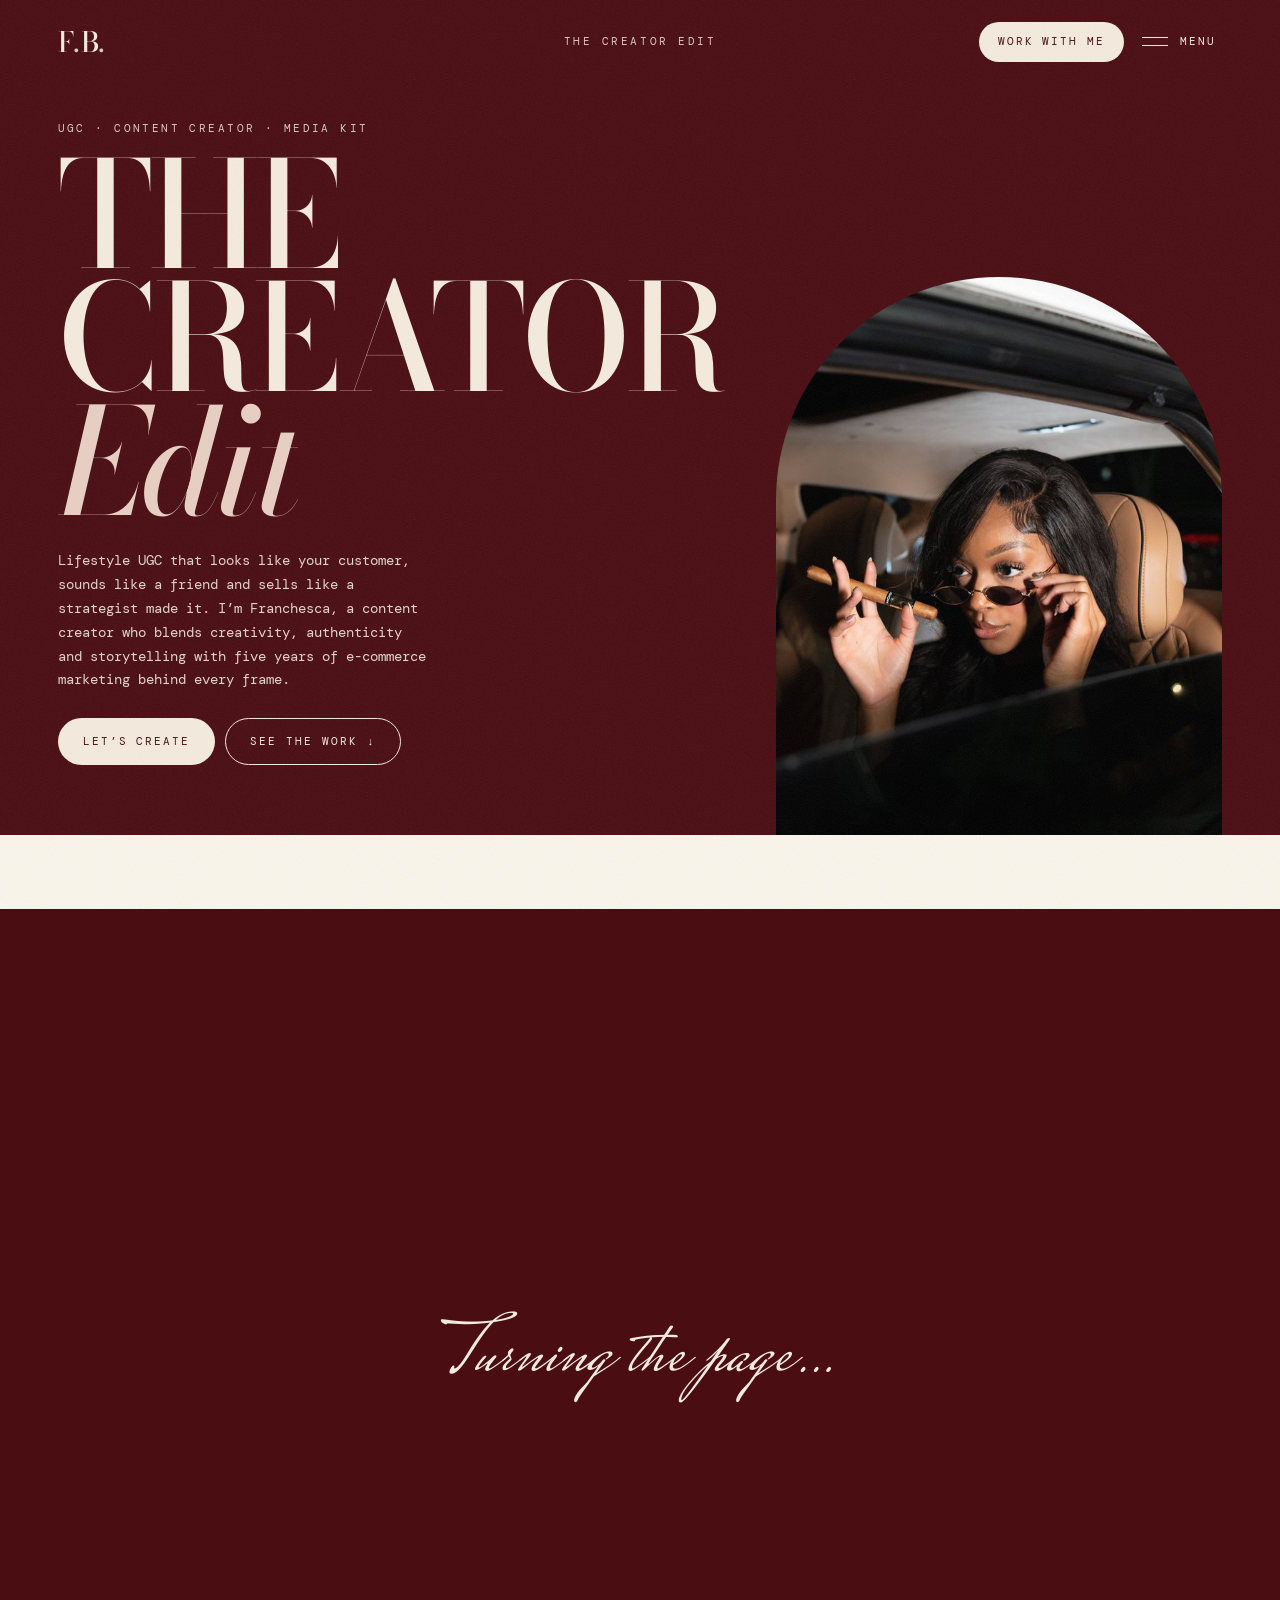
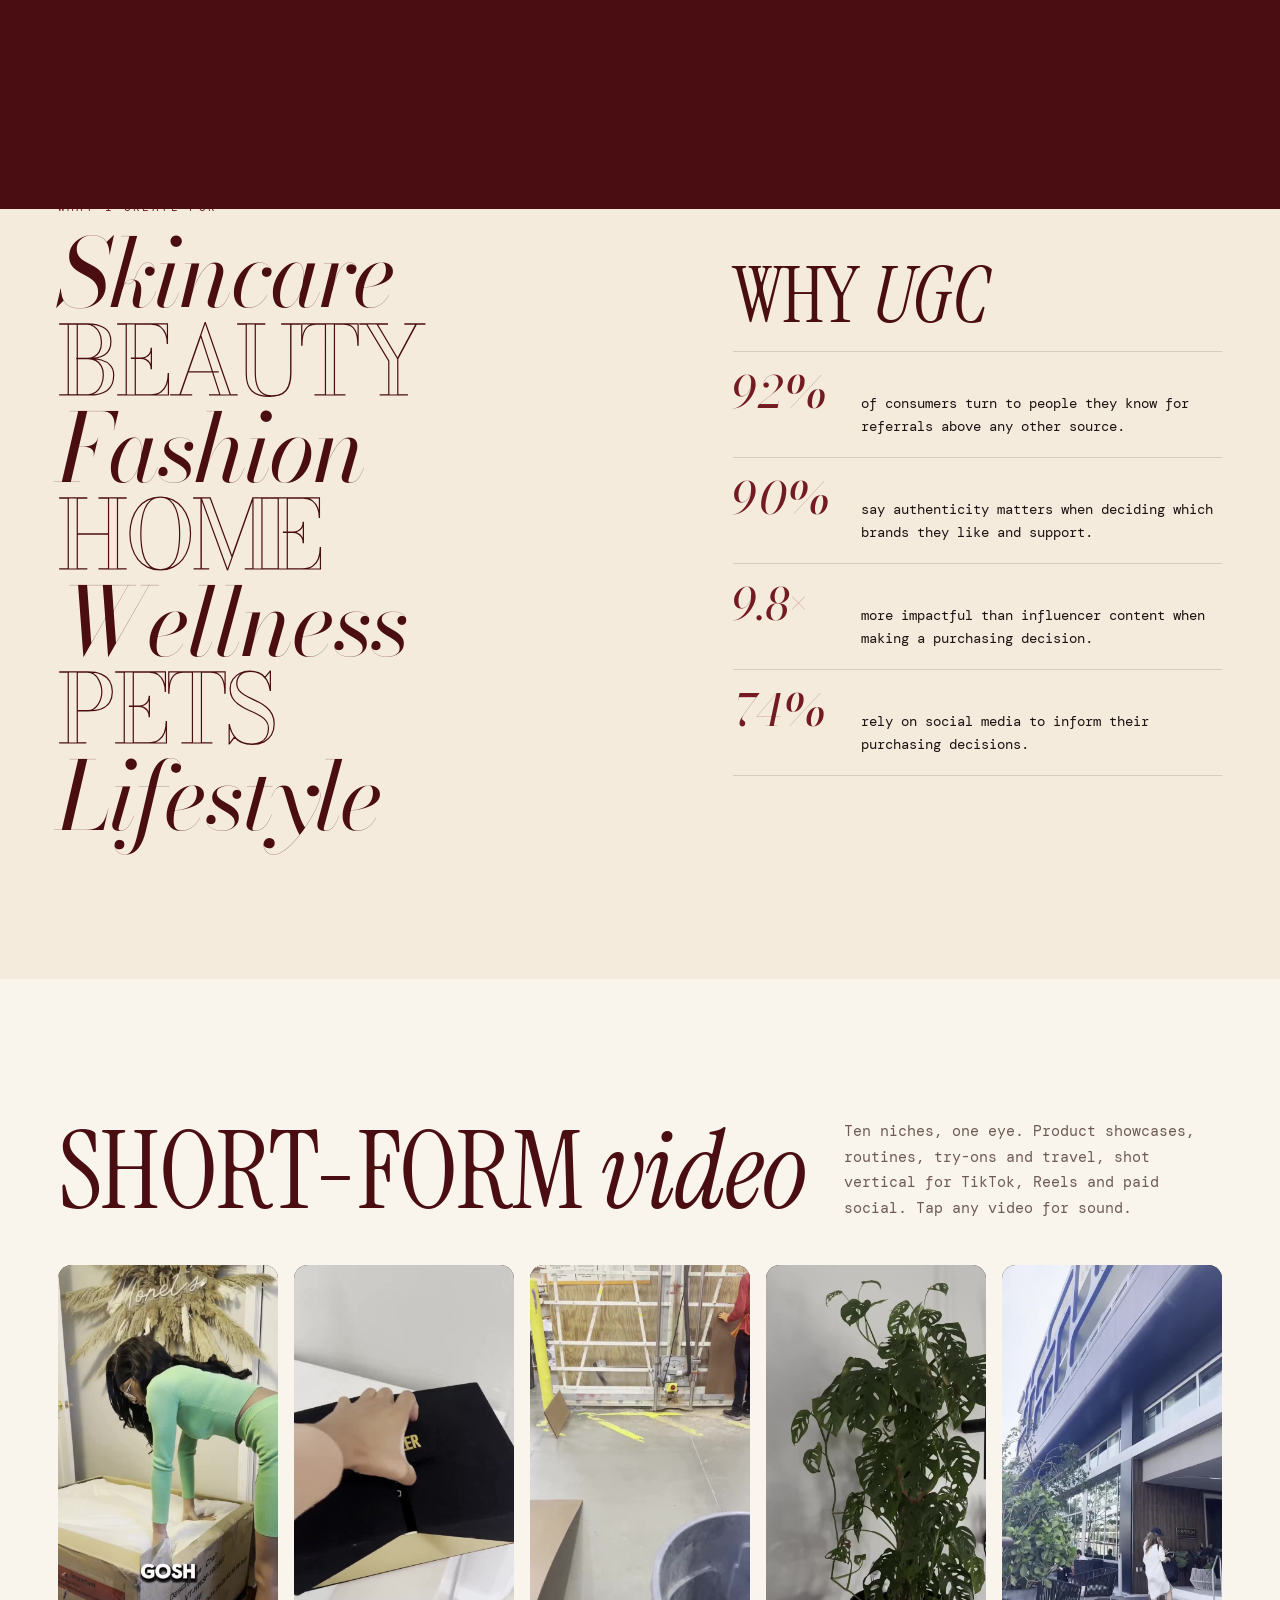
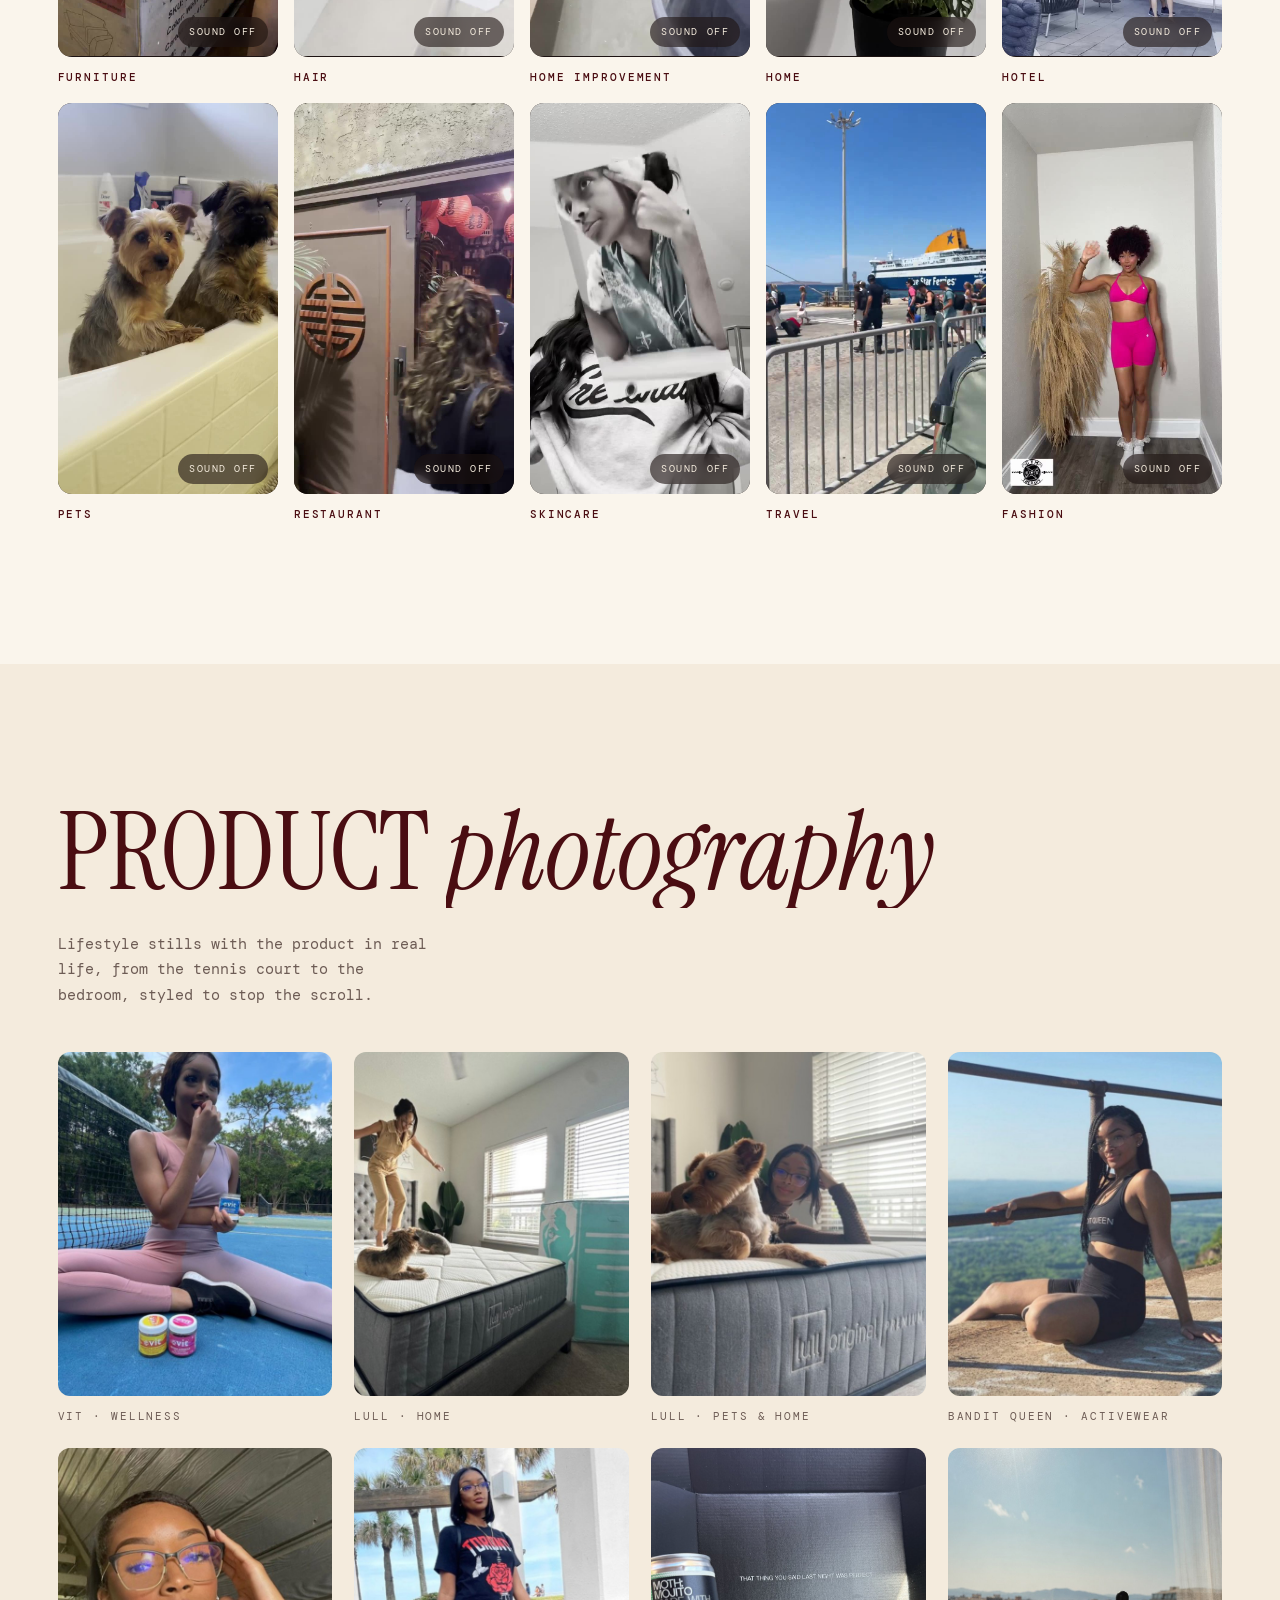
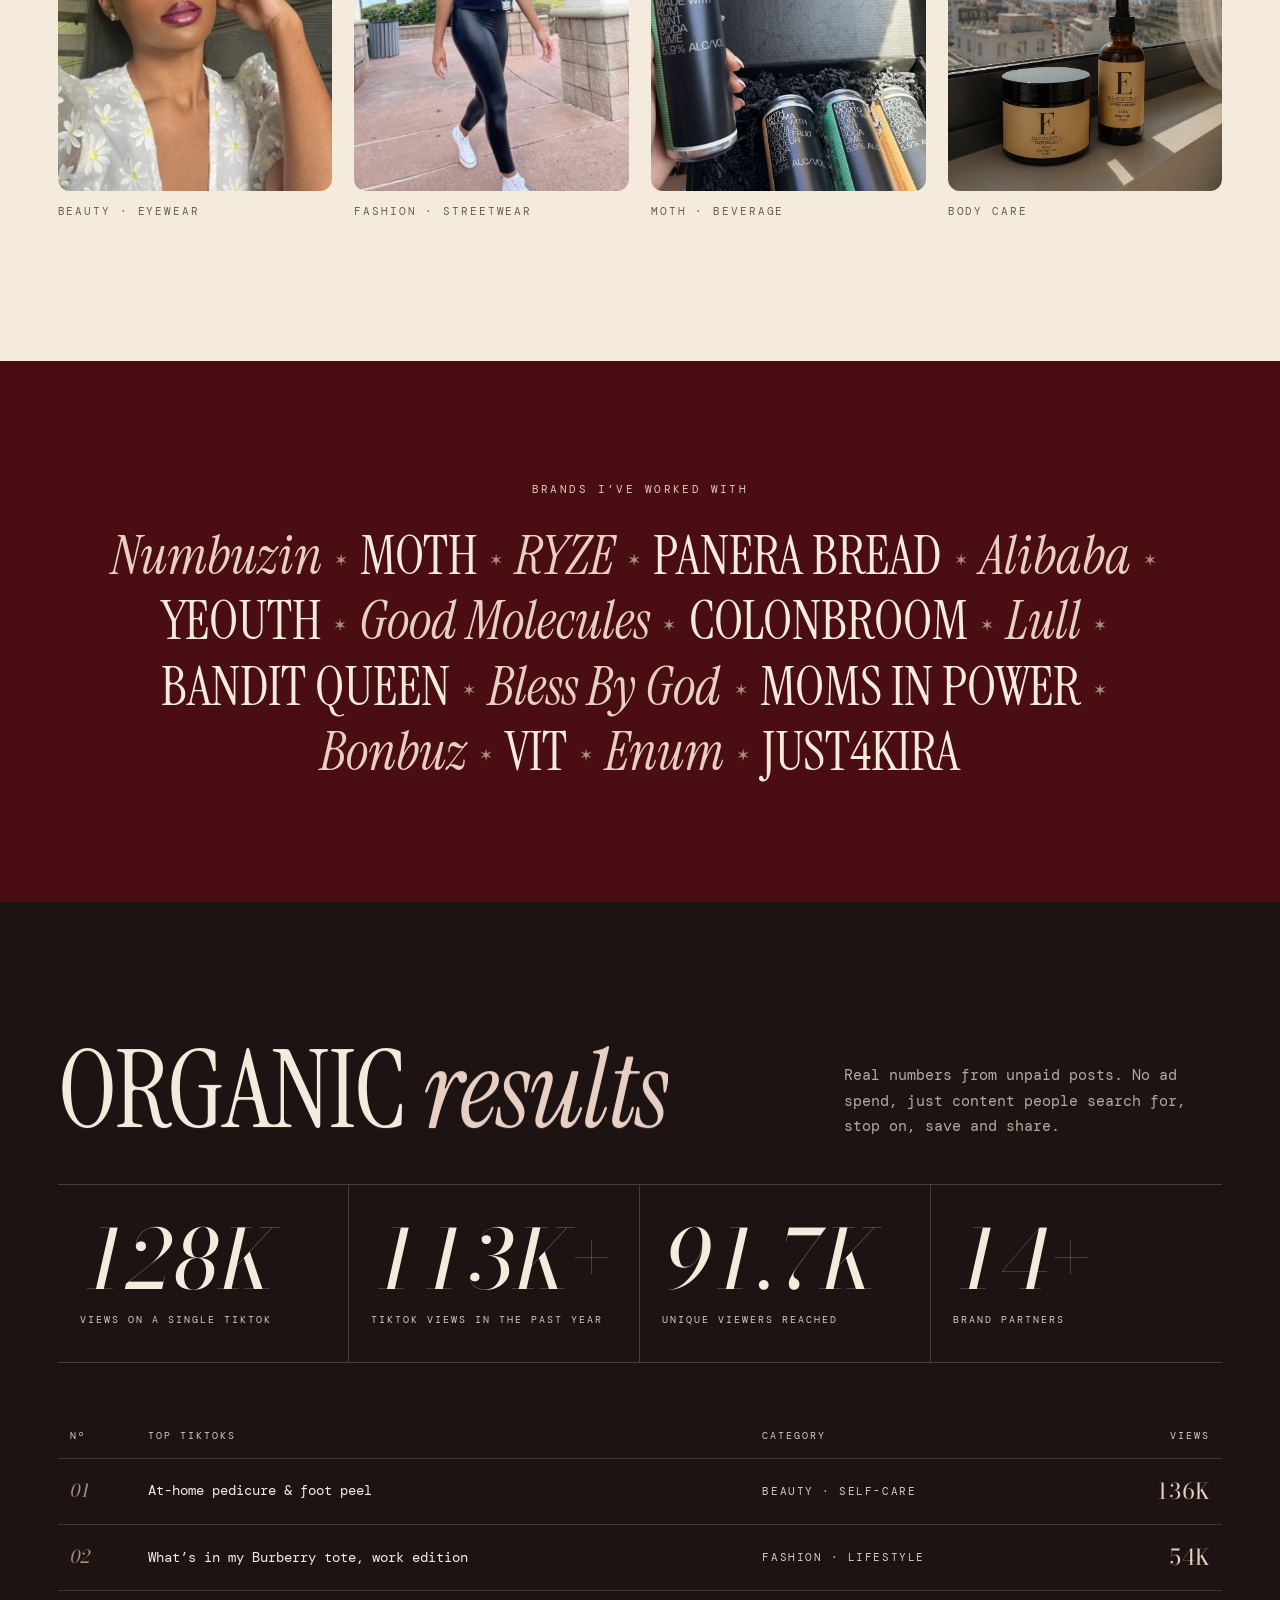
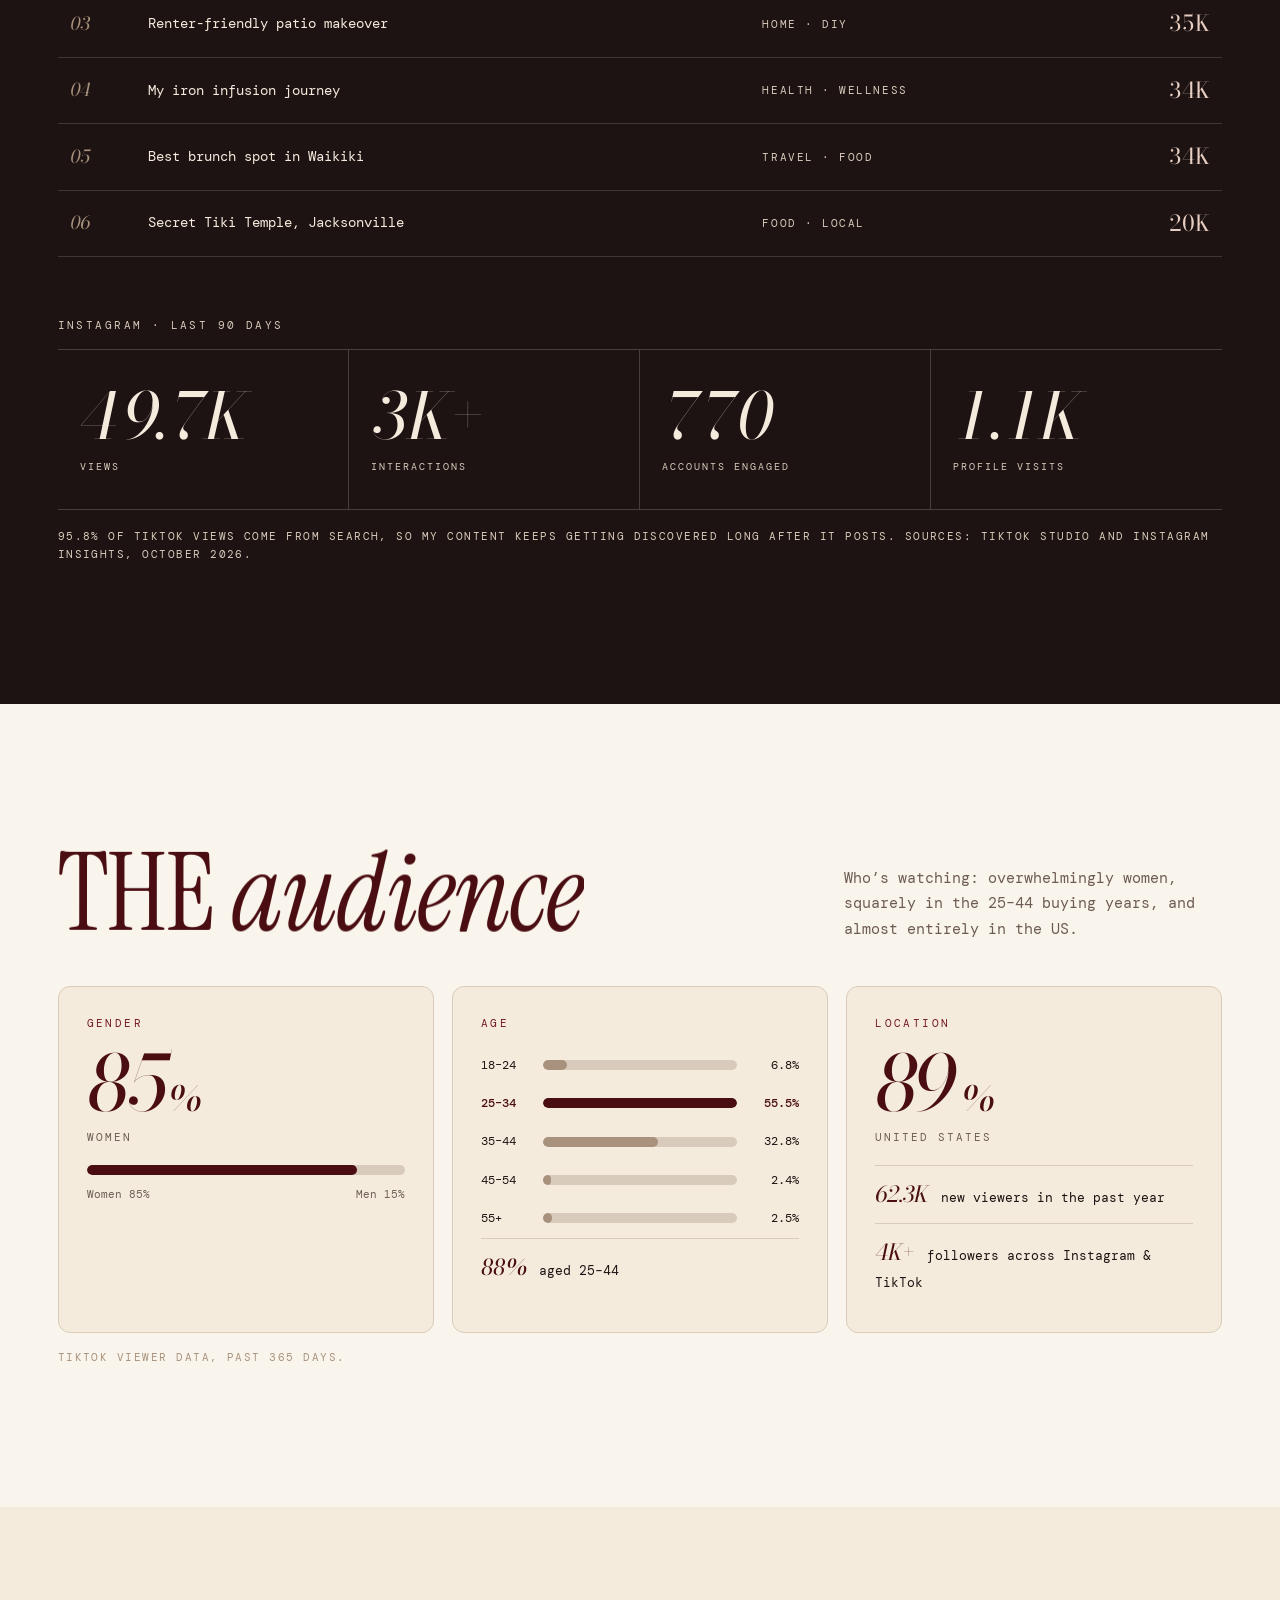
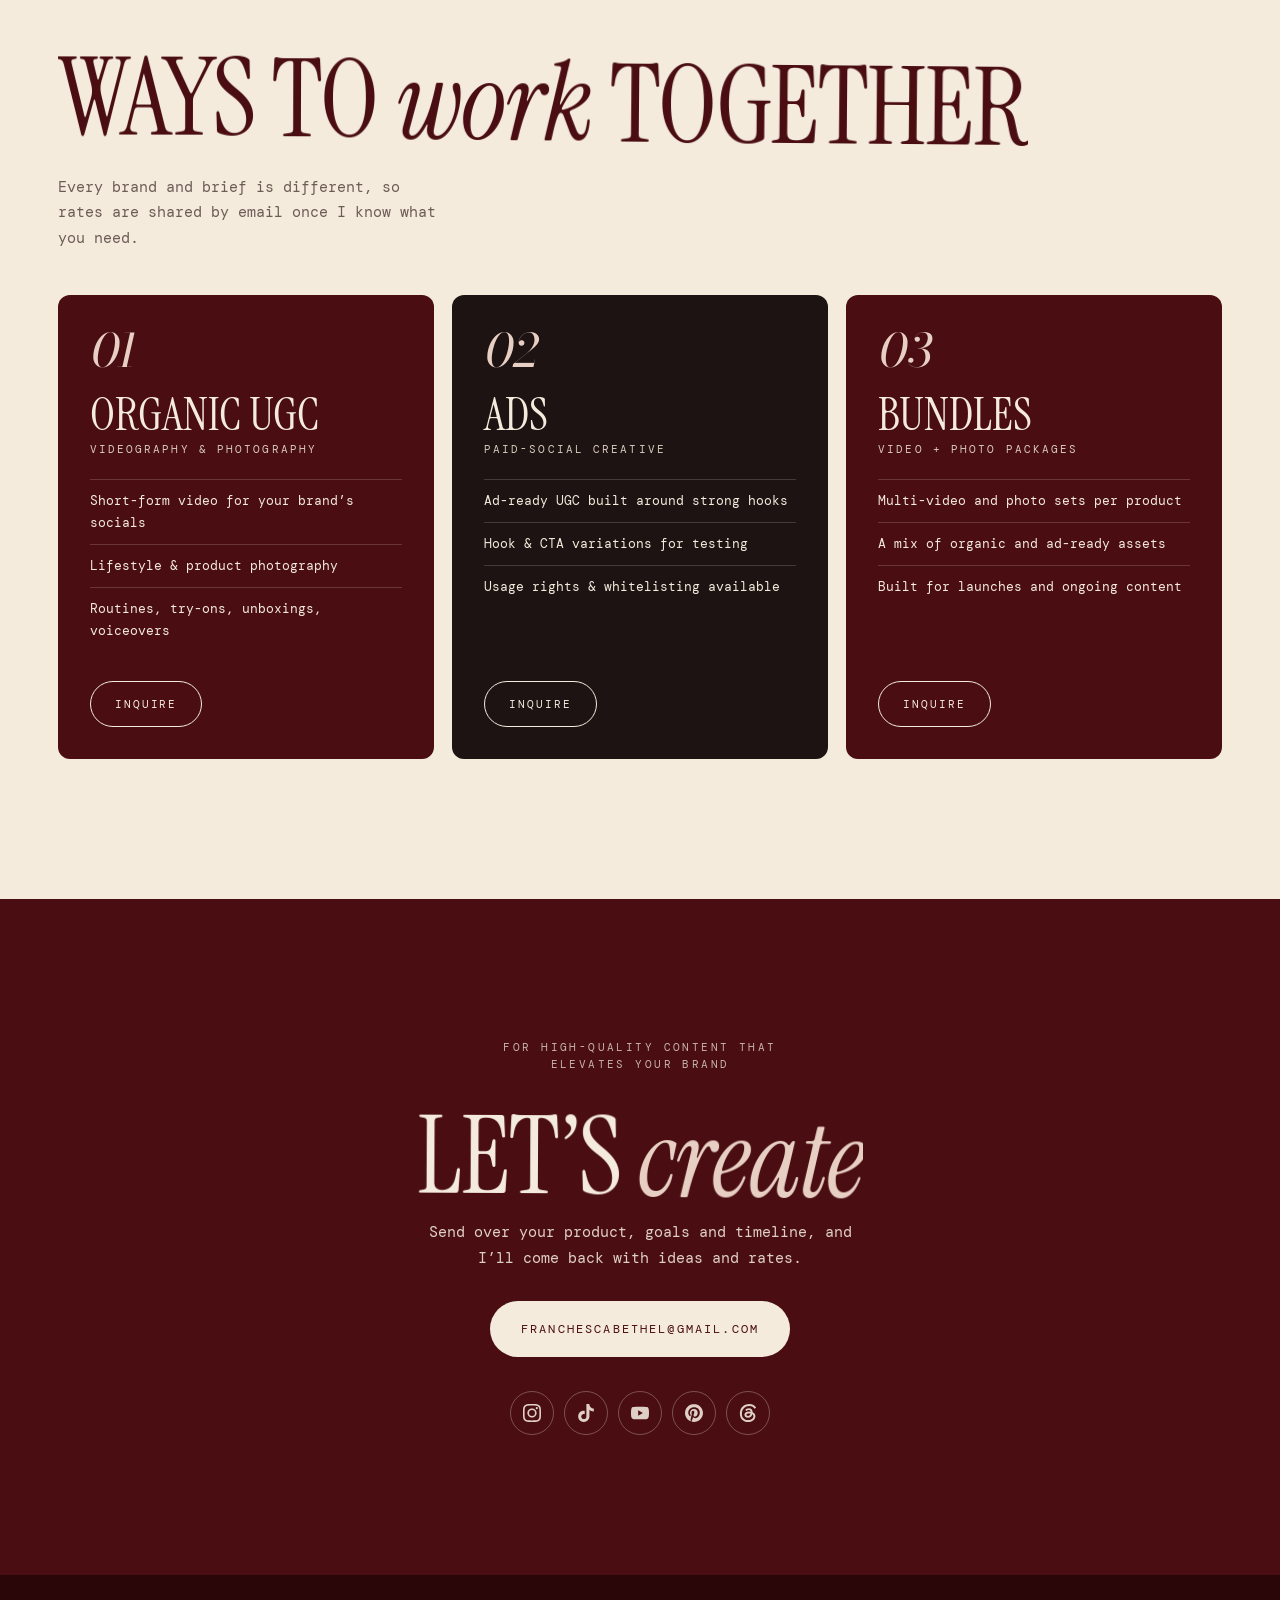
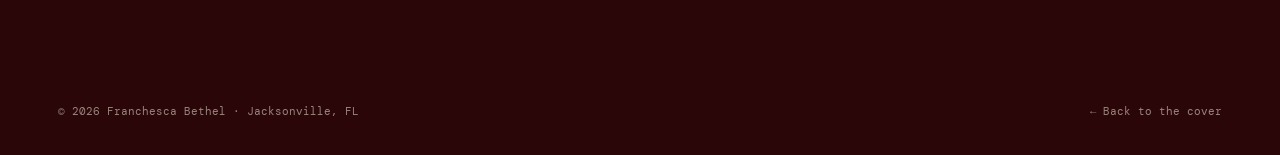
<file: creator.html>
<!DOCTYPE html>
<html lang="en">
<head>
<meta charset="UTF-8">
<meta name="viewport" content="width=device-width, initial-scale=1">
<title>The Creator Edit — Franchesca Bethel</title>
<meta name="description" content="UGC and content creator portfolio and media kit for Franchesca Bethel: short-form video, product photography, brand partners, organic results, audience and services.">
<meta property="og:title" content="The Creator Edit — Franchesca Bethel">
<meta property="og:description" content="UGC portfolio and media kit: short-form video, product photography, brand partners and results.">
<meta property="og:image" content="https://franchescabethel-fb.github.io/franchesca-bethel/images/og.jpg?v=2">
<meta property="og:image:secure_url" content="https://franchescabethel-fb.github.io/franchesca-bethel/images/og.jpg?v=2">
<meta property="og:image:type" content="image/jpeg">
<meta property="og:image:width" content="1200">
<meta property="og:image:height" content="630">
<meta property="og:image:alt" content="Franchesca Bethel in the back seat of a car, lowering her sunglasses">
<meta property="og:type" content="website">
<meta property="og:url" content="https://franchescabethel-fb.github.io/franchesca-bethel/creator.html">
<meta property="og:site_name" content="Franchesca Bethel">
<meta name="twitter:card" content="summary_large_image">
<meta name="twitter:title" content="The Creator Edit — Franchesca Bethel">
<meta name="twitter:description" content="UGC portfolio and media kit: short-form video, product photography, brand partners and results.">
<meta name="twitter:image" content="https://franchescabethel-fb.github.io/franchesca-bethel/images/og.jpg?v=2">
<link rel="apple-touch-icon" href="images/apple-touch-icon.png">
<meta name="theme-color" content="#4a0d12">
<link rel="icon" href="data:image/svg+xml,<svg xmlns='http://www.w3.org/2000/svg' viewBox='0 0 100 100'><rect width='100' height='100' rx='50' fill='%234a0d12'/><text x='50' y='67' font-family='Georgia,serif' font-size='50' fill='%23f7f0e4' text-anchor='middle'>FB</text></svg>">
<link rel="preconnect" href="https://fonts.googleapis.com">
<link rel="preconnect" href="https://fonts.gstatic.com" crossorigin>
<link href="https://fonts.googleapis.com/css2?family=Bodoni+Moda:ital,opsz,wght@0,6..96,400..900;1,6..96,400..900&family=DM+Mono:wght@400;500&family=Instrument+Serif:ital@0;1&family=Mrs+Saint+Delafield&display=swap" rel="stylesheet">
<link rel="stylesheet" href="style.css">
<script>document.documentElement.classList.add('js');</script>
</head>
<body>
<a class="skip" href="#main">Skip to content</a>

<!-- PAGE TRANSITION -->
<div class="curtain" aria-hidden="true"><span>Turning the page…</span></div>

<div class="grain" aria-hidden="true"></div>
<div class="cursor" aria-hidden="true"><div class="cursor-dot"></div><div class="cursor-ring"><span class="cursor-label"></span></div></div>


<!-- NAV -->
<header class="nav" id="nav">
  <a href="index.html" class="nav-logo" data-cursor="Home"><span>F</span><em>.</em><span>B</span><em>.</em></a>
  <span class="nav-issue">The Creator Edit</span>
  <div class="nav-right">
    <a class="pill pill-cream magnetic" href="mailto:franchescabethel@gmail.com?subject=UGC%20Collaboration" data-cursor="Email">Work with me</a>
    <button class="menu-btn" aria-expanded="false" aria-controls="menu" data-cursor="Menu"><span class="menu-lines"><i></i><i></i></span><span class="menu-txt">Menu</span></button>
  </div>
</header>

<nav class="menu" id="menu" aria-label="Site" aria-hidden="true">
  <div class="menu-inner">
    <ol class="menu-list">
      <li><a href="index.html#work" data-img="images/styling.jpg"><small>01</small>The Four Doors</a></li>
      <li><a href="index.html#about" data-img="images/polaroid-1-web.jpg"><small>02</small>Meet Fran</a></li>
      <li><a href="index.html#lookbook" data-img="images/look-3.jpg"><small>03</small>The Look Book</a></li>
      <li><a href="index.html#brain" data-img="images/portrait.jpg"><small>04</small>Pick My Brain</a></li>
      <li><a href="index.html#collab" data-img="images/maison.jpg"><small>05</small>Collabs</a></li>
      <li><a href="creator.html" data-img="images/creator.jpg"><small>06</small>The Creator Edit</a></li>
      <li><a href="index.html#travel" data-img="images/travel.jpg"><small>07</small>Now Boarding</a></li>
      <li><a href="index.html#shop" data-img="images/shop.jpg"><small>08</small>Fran's Picks</a></li>
      <li><a href="press.html" data-img="images/press-hero.jpg"><small>09</small>Press Room</a></li>
    </ol>
    <div class="menu-side">
      <div class="menu-img"><img src="images/styling.jpg" alt=""></div>
      <p class="eyebrow">Say hello</p>
      <a href="mailto:franchescabethel@gmail.com">franchescabethel@gmail.com</a>
      <p class="menu-socials">
        <a href="https://www.instagram.com/frvn_b" target="_blank" rel="noopener" aria-label="Instagram"><svg class="si-sm" viewBox="0 0 24 24" aria-hidden="true" focusable="false"><path fill="currentColor" d="M7.0301.084c-1.2768.0602-2.1487.264-2.911.5634-.7888.3075-1.4575.72-2.1228 1.3877-.6652.6677-1.075 1.3368-1.3802 2.127-.2954.7638-.4956 1.6365-.552 2.914-.0564 1.2775-.0689 1.6882-.0626 4.947.0062 3.2586.0206 3.6671.0825 4.9473.061 1.2765.264 2.1482.5635 2.9107.308.7889.72 1.4573 1.388 2.1228.6679.6655 1.3365 1.0743 2.1285 1.38.7632.295 1.6361.4961 2.9134.552 1.2773.056 1.6884.069 4.9462.0627 3.2578-.0062 3.668-.0207 4.9478-.0814 1.28-.0607 2.147-.2652 2.9098-.5633.7889-.3086 1.4578-.72 2.1228-1.3881.665-.6682 1.0745-1.3378 1.3795-2.1284.2957-.7632.4966-1.636.552-2.9124.056-1.2809.0692-1.6898.063-4.948-.0063-3.2583-.021-3.6668-.0817-4.9465-.0607-1.2797-.264-2.1487-.5633-2.9117-.3084-.7889-.72-1.4568-1.3876-2.1228C21.2982 1.33 20.628.9208 19.8378.6165 19.074.321 18.2017.1197 16.9244.0645 15.6471.0093 15.236-.005 11.977.0014 8.718.0076 8.31.0215 7.0301.0839m.1402 21.6932c-1.17-.0509-1.8053-.2453-2.2287-.408-.5606-.216-.96-.4771-1.3819-.895-.422-.4178-.6811-.8186-.9-1.378-.1644-.4234-.3624-1.058-.4171-2.228-.0595-1.2645-.072-1.6442-.079-4.848-.007-3.2037.0053-3.583.0607-4.848.05-1.169.2456-1.805.408-2.2282.216-.5613.4762-.96.895-1.3816.4188-.4217.8184-.6814 1.3783-.9003.423-.1651 1.0575-.3614 2.227-.4171 1.2655-.06 1.6447-.072 4.848-.079 3.2033-.007 3.5835.005 4.8495.0608 1.169.0508 1.8053.2445 2.228.408.5608.216.96.4754 1.3816.895.4217.4194.6816.8176.9005 1.3787.1653.4217.3617 1.056.4169 2.2263.0602 1.2655.0739 1.645.0796 4.848.0058 3.203-.0055 3.5834-.061 4.848-.051 1.17-.245 1.8055-.408 2.2294-.216.5604-.4763.96-.8954 1.3814-.419.4215-.8181.6811-1.3783.9-.4224.1649-1.0577.3617-2.2262.4174-1.2656.0595-1.6448.072-4.8493.079-3.2045.007-3.5825-.006-4.848-.0608M16.953 5.5864A1.44 1.44 0 1 0 18.39 4.144a1.44 1.44 0 0 0-1.437 1.4424M5.8385 12.012c.0067 3.4032 2.7706 6.1557 6.173 6.1493 3.4026-.0065 6.157-2.7701 6.1506-6.1733-.0065-3.4032-2.771-6.1565-6.174-6.1498-3.403.0067-6.156 2.771-6.1496 6.1738M8 12.0077a4 4 0 1 1 4.008 3.9921A3.9996 3.9996 0 0 1 8 12.0077"/></svg></a>
        <a href="https://www.tiktok.com/@frvn_b" target="_blank" rel="noopener" aria-label="TikTok"><svg class="si-sm" viewBox="0 0 24 24" aria-hidden="true" focusable="false"><path fill="currentColor" d="M12.525.02c1.31-.02 2.61-.01 3.91-.02.08 1.53.63 3.09 1.75 4.17 1.12 1.11 2.7 1.62 4.24 1.79v4.03c-1.44-.05-2.89-.35-4.2-.97-.57-.26-1.1-.59-1.62-.93-.01 2.92.01 5.84-.02 8.75-.08 1.4-.54 2.79-1.35 3.94-1.31 1.92-3.58 3.17-5.91 3.21-1.43.08-2.86-.31-4.08-1.03-2.02-1.19-3.44-3.37-3.65-5.71-.02-.5-.03-1-.01-1.49.18-1.9 1.12-3.72 2.58-4.96 1.66-1.44 3.98-2.13 6.15-1.72.02 1.48-.04 2.96-.04 4.44-.99-.32-2.15-.23-3.02.37-.63.41-1.11 1.04-1.36 1.75-.21.51-.15 1.07-.14 1.61.24 1.64 1.82 3.02 3.5 2.87 1.12-.01 2.19-.66 2.77-1.61.19-.33.4-.67.41-1.06.1-1.79.06-3.57.07-5.36.01-4.03-.01-8.05.02-12.07z"/></svg></a>
        <a href="https://www.youtube.com/@franchescabethel" target="_blank" rel="noopener" aria-label="YouTube"><svg class="si-sm" viewBox="0 0 24 24" aria-hidden="true" focusable="false"><path fill="currentColor" d="M23.498 6.186a3.016 3.016 0 0 0-2.122-2.136C19.505 3.545 12 3.545 12 3.545s-7.505 0-9.377.505A3.017 3.017 0 0 0 .502 6.186C0 8.07 0 12 0 12s0 3.93.502 5.814a3.016 3.016 0 0 0 2.122 2.136c1.871.505 9.376.505 9.376.505s7.505 0 9.377-.505a3.015 3.015 0 0 0 2.122-2.136C24 15.93 24 12 24 12s0-3.93-.502-5.814zM9.545 15.568V8.432L15.818 12l-6.273 3.568z"/></svg></a>
        <a href="https://www.pinterest.com/fbethel/" target="_blank" rel="noopener" aria-label="Pinterest"><svg class="si-sm" viewBox="0 0 24 24" aria-hidden="true" focusable="false"><path fill="currentColor" d="M12.017 0C5.396 0 .029 5.367.029 11.987c0 5.079 3.158 9.417 7.618 11.162-.105-.949-.199-2.403.041-3.439.219-.937 1.406-5.957 1.406-5.957s-.359-.72-.359-1.781c0-1.663.967-2.911 2.168-2.911 1.024 0 1.518.769 1.518 1.688 0 1.029-.653 2.567-.992 3.992-.285 1.193.6 2.165 1.775 2.165 2.128 0 3.768-2.245 3.768-5.487 0-2.861-2.063-4.869-5.008-4.869-3.41 0-5.409 2.562-5.409 5.199 0 1.033.394 2.143.889 2.741.099.12.112.225.085.345-.09.375-.293 1.199-.334 1.363-.053.225-.172.271-.401.165-1.495-.69-2.433-2.878-2.433-4.646 0-3.776 2.748-7.252 7.92-7.252 4.158 0 7.392 2.967 7.392 6.923 0 4.135-2.607 7.462-6.233 7.462-1.214 0-2.354-.629-2.758-1.379l-.749 2.848c-.269 1.045-1.004 2.352-1.498 3.146 1.123.345 2.306.535 3.55.535 6.607 0 11.985-5.365 11.985-11.987C23.97 5.39 18.592.026 11.985.026L12.017 0z"/></svg></a>
        <a href="https://www.threads.net/@frvn_b" target="_blank" rel="noopener" aria-label="Threads"><svg class="si-sm" viewBox="0 0 24 24" aria-hidden="true" focusable="false"><path fill="currentColor" d="M18.263 11.097c-.03-3.486-1.92-5.586-5.111-5.586-2.13 0-3.922.963-4.863 2.499l2.062 1.438c.535-.843 1.272-1.543 2.628-1.543 1.528 0 2.318.85 2.544 2.431a15 15 0 0 0-2.236-.173c-4.125 0-6.068 1.867-6.068 4.336s1.943 3.99 4.804 3.99c3.139 0 5.013-2.115 5.781-4.735.798.361 1.348 1.204 1.348 2.47 0 3.387-3.907 5.232-7.22 5.232-4.885 0-8.077-3.207-8.077-8.424 0-6.392 4.223-10.487 9.9-10.487 3.808 0 5.69 1.671 6.97 3.914l2.108-1.475C21.44 2.078 18.331 0 13.663 0 6.227 0 1.168 5.277 1.168 12.934c0 7 4.953 11.066 10.856 11.066 4.878 0 9.809-2.846 9.809-7.716 0-2.545-1.46-4.231-3.569-5.187m-6.33 4.855c-1.077 0-2.026-.512-2.026-1.453 0-1.483 1.822-1.934 3.606-1.934.678 0 1.34.045 1.927.173-.422 1.927-1.671 3.215-3.508 3.214Z"/></svg></a>
      </p>
    </div>
  </div>
</nav>

<main id="main">

  <!-- HERO -->
  <section class="press-hero creator-hero">
    <div class="wrap">
      <div>
        <p class="eyebrow">UGC · content creator · media kit</p>
        <h1>The Creator <em>Edit</em></h1>
        <p class="lede" style="padding-bottom:26px">Lifestyle UGC that looks like your customer, sounds like a friend and sells like a strategist made it. I&rsquo;m Franchesca, a content creator who blends creativity, authenticity and storytelling with five years of e-commerce marketing behind every frame.</p>
        <div class="hero-btns">
          <a class="pill pill-cream magnetic" href="mailto:franchescabethel@gmail.com?subject=UGC%20Collaboration" data-cursor="Email">Let&rsquo;s create</a>
          <a class="pill pill-line magnetic" href="#reels" data-cursor="Watch">See the work ↓</a>
        </div>
      </div>
      <div class="ph-img"><img src="images/creator.jpg" alt="Franchesca in the back seat of a white car, lowering her sunglasses"></div>
    </div>
  </section>

  <!-- ABOUT -->
  <section class="c-about" id="about">
    <div class="wrap c-about-grid">
      <div class="c-about-img">
        <img src="images/desk-2.jpg" alt="Franchesca in sunglasses checking her phone in the back of a car" loading="lazy">
        <span class="c-tag">She/Her · Jacksonville, FL</span>
      </div>
      <div class="c-about-copy">
        <p class="script-note">more about</p>
        <h2 class="display" data-split>Franchesca <em>Bethel</em></h2>
        <p class="c-lede">I&rsquo;m a UGC creator with years of content creation under my belt and a career in branding and marketing for e-commerce stores. That means I don&rsquo;t just make pretty content — I make content built around hooks, search, the scroll and the sale.</p>
        <p>I bring a mix of creativity, strategic thinking and a real understanding of audience engagement to every brief, so what I make feels native to the feed and drives results for your brand.</p>
        <ul class="c-facts">
          <li><b>27</b><span>years old</span></li>
          <li><b>5+</b><span>years in e-commerce</span></li>
          <li><b>MBA</b><span>Operations &amp; Supply Chain Mgmt.</span></li>
          <li><b>B.S.</b><span>Fashion Merchandising &amp; Retailing</span></li>
        </ul>
      </div>
    </div>
  </section>

  <!-- NICHES + WHY UGC -->
  <section class="c-niches">
    <div class="wrap c-niches-grid">
      <div>
        <p class="eyebrow">What I create for</p>
        <ul class="niche-words" aria-label="Niches">
          <li>Skincare</li><li>Beauty</li><li>Fashion</li><li>Home</li><li>Wellness</li><li>Pets</li><li>Lifestyle</li>
        </ul>
      </div>
      <div class="why">
        <h2 class="c-h2">Why <em>UGC</em></h2>
        <ol>
          <li><b>92%</b><span>of consumers turn to people they know for referrals above any other source.</span></li>
          <li><b>90%</b><span>say authenticity matters when deciding which brands they like and support.</span></li>
          <li><b>9.8×</b><span>more impactful than influencer content when making a purchasing decision.</span></li>
          <li><b>74%</b><span>rely on social media to inform their purchasing decisions.</span></li>
        </ol>
      </div>
    </div>
  </section>

  <!-- SHORT-FORM VIDEO -->
  <section class="c-reels" id="reels">
    <div class="wrap">
      <div class="section-head">
        <h2 class="display" data-split>Short-form <em>video</em></h2>
        <p>Ten niches, one eye. Product showcases, routines, try-ons and travel, shot vertical for TikTok, Reels and paid social. Tap any video for sound.</p>
      </div>
      <div class="reel-grid">
        <figure class="reel"><div class="reel-media"><video src="videos/ugc-vid-1.mp4" poster="images/ugc-vid-1.jpg" muted loop playsinline preload="none" aria-label="Furniture unboxing and assembly"></video><button class="reel-sound" type="button" aria-pressed="false" aria-label="Turn sound on">Sound off</button></div><figcaption><b>Furniture</b></figcaption></figure>
        <figure class="reel"><div class="reel-media"><video src="videos/ugc-vid-2.mp4" poster="images/ugc-vid-2.jpg" muted loop playsinline preload="none" aria-label="Hair product showcase"></video><button class="reel-sound" type="button" aria-pressed="false" aria-label="Turn sound on">Sound off</button></div><figcaption><b>Hair</b></figcaption></figure>
        <figure class="reel"><div class="reel-media"><video src="videos/ugc-vid-3.mp4" poster="images/ugc-vid-3.jpg" muted loop playsinline preload="none" aria-label="Home improvement project"></video><button class="reel-sound" type="button" aria-pressed="false" aria-label="Turn sound on">Sound off</button></div><figcaption><b>Home Improvement</b></figcaption></figure>
        <figure class="reel"><div class="reel-media"><video src="videos/ugc-vid-4.mp4" poster="images/ugc-vid-4.jpg" muted loop playsinline preload="none" aria-label="Home and plant styling"></video><button class="reel-sound" type="button" aria-pressed="false" aria-label="Turn sound on">Sound off</button></div><figcaption><b>Home</b></figcaption></figure>
        <figure class="reel"><div class="reel-media"><video src="videos/ugc-vid-5.mp4" poster="images/ugc-vid-5.jpg" muted loop playsinline preload="none" aria-label="Hotel stay walkthrough"></video><button class="reel-sound" type="button" aria-pressed="false" aria-label="Turn sound on">Sound off</button></div><figcaption><b>Hotel</b></figcaption></figure>
        <figure class="reel"><div class="reel-media"><video src="videos/ugc-vid-6.mp4" poster="images/ugc-vid-6.jpg" muted loop playsinline preload="none" aria-label="Pet care with her two Yorkies"></video><button class="reel-sound" type="button" aria-pressed="false" aria-label="Turn sound on">Sound off</button></div><figcaption><b>Pets</b></figcaption></figure>
        <figure class="reel"><div class="reel-media"><video src="videos/ugc-vid-7.mp4" poster="images/ugc-vid-7.jpg" muted loop playsinline preload="none" aria-label="Restaurant visit and food review"></video><button class="reel-sound" type="button" aria-pressed="false" aria-label="Turn sound on">Sound off</button></div><figcaption><b>Restaurant</b></figcaption></figure>
        <figure class="reel"><div class="reel-media"><video src="videos/ugc-vid-8.mp4" poster="images/ugc-vid-8.jpg" muted loop playsinline preload="none" aria-label="Skincare routine"></video><button class="reel-sound" type="button" aria-pressed="false" aria-label="Turn sound on">Sound off</button></div><figcaption><b>Skincare</b></figcaption></figure>
        <figure class="reel"><div class="reel-media"><video src="videos/ugc-vid-9.mp4" poster="images/ugc-vid-9.jpg" muted loop playsinline preload="none" aria-label="Travel day vlog"></video><button class="reel-sound" type="button" aria-pressed="false" aria-label="Turn sound on">Sound off</button></div><figcaption><b>Travel</b></figcaption></figure>
        <figure class="reel"><div class="reel-media"><video src="videos/ugc-vid-10.mp4" poster="images/ugc-vid-10.jpg" muted loop playsinline preload="none" aria-label="Fashion try-on"></video><button class="reel-sound" type="button" aria-pressed="false" aria-label="Turn sound on">Sound off</button></div><figcaption><b>Fashion</b></figcaption></figure>
      </div>
    </div>
  </section>

  <!-- PRODUCT PHOTOGRAPHY -->
  <section class="c-photos">
    <div class="wrap">
      <div class="section-head">
        <h2 class="display" data-split>Product <em>photography</em></h2>
        <p>Lifestyle stills with the product in real life, from the tennis court to the bedroom, styled to stop the scroll.</p>
      </div>
      <div class="shot-grid">
        <figure class="shot"><img src="images/ugc-photo-1.jpg" alt="Franchesca on a tennis court holding Vit gummies" loading="lazy"><figcaption>Vit · wellness</figcaption></figure>
        <figure class="shot"><img src="images/ugc-photo-2.jpg" alt="Franchesca jumping on a Lull mattress with her dogs" loading="lazy"><figcaption>Lull · home</figcaption></figure>
        <figure class="shot"><img src="images/ugc-photo-3.jpg" alt="Franchesca relaxing on a Lull mattress with her Yorkie" loading="lazy"><figcaption>Lull · pets &amp; home</figcaption></figure>
        <figure class="shot"><img src="images/ugc-photo-4.jpg" alt="Franchesca in a Bandit Queen set at a scenic overlook" loading="lazy"><figcaption>Bandit Queen · activewear</figcaption></figure>
        <figure class="shot"><img src="images/ugc-photo-5.jpg" alt="Close-up beauty portrait in glasses and berry lipstick" loading="lazy"><figcaption>Beauty · eyewear</figcaption></figure>
        <figure class="shot"><img src="images/ugc-photo-6.jpg" alt="Franchesca in a graphic tee and leather leggings by the beach" loading="lazy"><figcaption>Fashion · streetwear</figcaption></figure>
        <figure class="shot"><img src="images/ugc-photo-7.jpg" alt="Box of MOTH canned cocktails" loading="lazy"><figcaption>MOTH · beverage</figcaption></figure>
        <figure class="shot"><img src="images/ugc-photo-8.jpg" alt="Body care jar and oil on a sunny windowsill overlooking a city" loading="lazy"><figcaption>Body care</figcaption></figure>
      </div>
    </div>
  </section>

  <!-- BRANDS -->
  <section class="c-brands">
    <div class="wrap">
      <p class="eyebrow">Brands I&rsquo;ve worked with</p>
      <ul class="brand-wall">
        <li>Numbuzin</li><li>MOTH</li><li>RYZE</li><li>Panera Bread</li><li>Alibaba</li><li>Yeouth</li><li>Good Molecules</li><li>ColonBroom</li><li>Lull</li><li>Bandit Queen</li><li>Bless By God</li><li>Moms in Power</li><li>Bonbuz</li><li>Vit</li><li>Enum</li><li>Just4Kira</li>
      </ul>
    </div>
  </section>

  <!-- RESULTS -->
  <section class="c-results">
    <div class="wrap">
      <div class="section-head">
        <h2 class="display" data-split>Organic <em>results</em></h2>
        <p>Real numbers from unpaid posts. No ad spend, just content people search for, stop on, save and share.</p>
      </div>
      <div class="stats c-stats">
        <div class="stat"><b data-count="136" data-suffix="K">136K</b><span>views on a single TikTok</span></div>
        <div class="stat"><b data-count="120" data-suffix="K+">120K+</b><span>TikTok views in the past year</span></div>
        <div class="stat"><b data-count="97.7" data-suffix="K" data-dec="1">97.7K</b><span>unique viewers reached</span></div>
        <div class="stat"><b data-count="15" data-suffix="+">15+</b><span>brand partners</span></div>
      </div>

      <div class="an-wrap">
        <table class="an-table top-posts">
          <caption class="sr-only">Top TikTok posts by views</caption>
          <thead><tr><th scope="col">Nº</th><th scope="col">Top TikToks</th><th scope="col">Category</th><th scope="col">Views</th></tr></thead>
          <tbody>
            <tr><th scope="row">01</th><td>At-home pedicure &amp; foot peel</td><td>Beauty · self-care</td><td>136K</td></tr>
            <tr><th scope="row">02</th><td>What&rsquo;s in my Burberry tote, work edition</td><td>Fashion · lifestyle</td><td>54K</td></tr>
            <tr><th scope="row">03</th><td>Renter-friendly patio makeover</td><td>Home · DIY</td><td>35K</td></tr>
            <tr><th scope="row">04</th><td>My iron infusion journey</td><td>Health · wellness</td><td>34K</td></tr>
            <tr><th scope="row">05</th><td>Best brunch spot in Waikiki</td><td>Travel · food</td><td>34K</td></tr>
            <tr><th scope="row">06</th><td>Secret Tiki Temple, Jacksonville</td><td>Food · local</td><td>20K</td></tr>
          </tbody>
        </table>
      </div>
      <p class="eyebrow ig-head">Instagram · last 90 days</p>
      <div class="stats c-stats ig-stats">
        <div class="stat"><b data-count="55.3" data-suffix="K" data-dec="1">55.3K</b><span>views</span></div>
        <div class="stat"><b data-count="3" data-suffix="K+">3K+</b><span>interactions</span></div>
        <div class="stat"><b data-count="857">857</b><span>accounts engaged</span></div>
        <div class="stat"><b data-count="1.2" data-suffix="K" data-dec="1">1.2K</b><span>profile visits</span></div>
      </div>
      <p class="aud-note res-note">95.8% of TikTok views come from search, so my content keeps getting discovered long after it posts. Sources: TikTok Studio and Instagram Insights, October 2026.</p>
    </div>
  </section>

  <!-- AUDIENCE -->
  <section class="c-audience">
    <div class="wrap">
      <div class="section-head">
        <h2 class="display" data-split>The <em>audience</em></h2>
        <p>Who&rsquo;s watching: overwhelmingly women, squarely in the 25–44 buying years, and almost entirely in the US.</p>
      </div>
      <div class="aud-grid">
        <div class="aud-card">
          <p class="eyebrow">Gender</p>
          <p class="aud-big">85<small>%</small></p>
          <p class="aud-sub">women</p>
          <div class="bar" role="img" aria-label="85% women, 15% men"><i style="width:85%"></i></div>
          <p class="aud-key"><span>Women 85%</span><span>Men 15%</span></p>
        </div>
        <div class="aud-card">
          <p class="eyebrow">Age</p>
          <ul class="ages">
            <li><span>18–24</span><i style="--v:6.8"></i><b>6.8%</b></li>
            <li class="top"><span>25–34</span><i style="--v:55.5"></i><b>55.5%</b></li>
            <li><span>35–44</span><i style="--v:32.8"></i><b>32.8%</b></li>
            <li><span>45–54</span><i style="--v:2.4"></i><b>2.4%</b></li>
            <li><span>55+</span><i style="--v:2.5"></i><b>2.5%</b></li>
          </ul>
          <p class="aud-line"><b>88%</b> aged 25–44</p>
        </div>
        <div class="aud-card">
          <p class="eyebrow">Location</p>
          <p class="aud-big">89<small>%</small></p>
          <p class="aud-sub">United States</p>
          <p class="aud-line"><b>62.3K</b> new viewers in the past year</p>
          <p class="aud-line"><b>4K+</b> followers across Instagram &amp; TikTok</p>
        </div>
      </div>
      <p class="aud-note">TikTok viewer data, past 365 days.</p>
    </div>
  </section>

  <!-- SERVICES -->
  <section class="c-services" id="services">
    <div class="wrap">
      <div class="section-head">
        <h2 class="display" data-split>Ways to <em>work</em> together</h2>
        <p>Every brand and brief is different, so rates are shared by email once I know what you need.</p>
      </div>
      <div class="svc-grid">
        <article class="svc">
          <span class="num">01</span>
          <h3>Organic UGC</h3>
          <p class="svc-sub">Videography &amp; photography</p>
          <ul><li>Short-form video for your brand&rsquo;s socials</li><li>Lifestyle &amp; product photography</li><li>Routines, try-ons, unboxings, voiceovers</li></ul>
          <a class="pill pill-line" href="mailto:franchescabethel@gmail.com?subject=Organic%20UGC%20Inquiry" data-cursor="Email">Inquire</a>
        </article>
        <article class="svc">
          <span class="num">02</span>
          <h3>Ads</h3>
          <p class="svc-sub">Paid-social creative</p>
          <ul><li>Ad-ready UGC built around strong hooks</li><li>Hook &amp; CTA variations for testing</li><li>Usage rights &amp; whitelisting available</li></ul>
          <a class="pill pill-line" href="mailto:franchescabethel@gmail.com?subject=UGC%20Ads%20Inquiry" data-cursor="Email">Inquire</a>
        </article>
        <article class="svc">
          <span class="num">03</span>
          <h3>Bundles</h3>
          <p class="svc-sub">Video + photo packages</p>
          <ul><li>Multi-video and photo sets per product</li><li>A mix of organic and ad-ready assets</li><li>Built for launches and ongoing content</li></ul>
          <a class="pill pill-line" href="mailto:franchescabethel@gmail.com?subject=UGC%20Bundle%20Inquiry" data-cursor="Email">Inquire</a>
        </article>
      </div>
    </div>
  </section>

  <!-- CONTACT -->
  <section class="press-contact">
    <div class="wrap">
      <p class="eyebrow">For high-quality content that elevates your brand</p>
      <h2 class="display" data-split>Let&rsquo;s <em>create</em></h2>
      <p>Send over your product, goals and timeline, and I&rsquo;ll come back with ideas and rates.</p>
      <div class="btns">
        <a class="pill pill-cream magnetic big" href="mailto:franchescabethel@gmail.com?subject=UGC%20Collaboration" data-cursor="Email">franchescabethel@gmail.com</a>
      </div>
      <p class="bc-social c-social">
        <a href="https://www.instagram.com/frvn_b" target="_blank" rel="noopener" aria-label="Instagram"><svg class="si-sm" viewBox="0 0 24 24" aria-hidden="true" focusable="false"><path fill="currentColor" d="M7.0301.084c-1.2768.0602-2.1487.264-2.911.5634-.7888.3075-1.4575.72-2.1228 1.3877-.6652.6677-1.075 1.3368-1.3802 2.127-.2954.7638-.4956 1.6365-.552 2.914-.0564 1.2775-.0689 1.6882-.0626 4.947.0062 3.2586.0206 3.6671.0825 4.9473.061 1.2765.264 2.1482.5635 2.9107.308.7889.72 1.4573 1.388 2.1228.6679.6655 1.3365 1.0743 2.1285 1.38.7632.295 1.6361.4961 2.9134.552 1.2773.056 1.6884.069 4.9462.0627 3.2578-.0062 3.668-.0207 4.9478-.0814 1.28-.0607 2.147-.2652 2.9098-.5633.7889-.3086 1.4578-.72 2.1228-1.3881.665-.6682 1.0745-1.3378 1.3795-2.1284.2957-.7632.4966-1.636.552-2.9124.056-1.2809.0692-1.6898.063-4.948-.0063-3.2583-.021-3.6668-.0817-4.9465-.0607-1.2797-.264-2.1487-.5633-2.9117-.3084-.7889-.72-1.4568-1.3876-2.1228C21.2982 1.33 20.628.9208 19.8378.6165 19.074.321 18.2017.1197 16.9244.0645 15.6471.0093 15.236-.005 11.977.0014 8.718.0076 8.31.0215 7.0301.0839m.1402 21.6932c-1.17-.0509-1.8053-.2453-2.2287-.408-.5606-.216-.96-.4771-1.3819-.895-.422-.4178-.6811-.8186-.9-1.378-.1644-.4234-.3624-1.058-.4171-2.228-.0595-1.2645-.072-1.6442-.079-4.848-.007-3.2037.0053-3.583.0607-4.848.05-1.169.2456-1.805.408-2.2282.216-.5613.4762-.96.895-1.3816.4188-.4217.8184-.6814 1.3783-.9003.423-.1651 1.0575-.3614 2.227-.4171 1.2655-.06 1.6447-.072 4.848-.079 3.2033-.007 3.5835.005 4.8495.0608 1.169.0508 1.8053.2445 2.228.408.5608.216.96.4754 1.3816.895.4217.4194.6816.8176.9005 1.3787.1653.4217.3617 1.056.4169 2.2263.0602 1.2655.0739 1.645.0796 4.848.0058 3.203-.0055 3.5834-.061 4.848-.051 1.17-.245 1.8055-.408 2.2294-.216.5604-.4763.96-.8954 1.3814-.419.4215-.8181.6811-1.3783.9-.4224.1649-1.0577.3617-2.2262.4174-1.2656.0595-1.6448.072-4.8493.079-3.2045.007-3.5825-.006-4.848-.0608M16.953 5.5864A1.44 1.44 0 1 0 18.39 4.144a1.44 1.44 0 0 0-1.437 1.4424M5.8385 12.012c.0067 3.4032 2.7706 6.1557 6.173 6.1493 3.4026-.0065 6.157-2.7701 6.1506-6.1733-.0065-3.4032-2.771-6.1565-6.174-6.1498-3.403.0067-6.156 2.771-6.1496 6.1738M8 12.0077a4 4 0 1 1 4.008 3.9921A3.9996 3.9996 0 0 1 8 12.0077"/></svg></a>
        <a href="https://www.tiktok.com/@frvn_b" target="_blank" rel="noopener" aria-label="TikTok"><svg class="si-sm" viewBox="0 0 24 24" aria-hidden="true" focusable="false"><path fill="currentColor" d="M12.525.02c1.31-.02 2.61-.01 3.91-.02.08 1.53.63 3.09 1.75 4.17 1.12 1.11 2.7 1.62 4.24 1.79v4.03c-1.44-.05-2.89-.35-4.2-.97-.57-.26-1.1-.59-1.62-.93-.01 2.92.01 5.84-.02 8.75-.08 1.4-.54 2.79-1.35 3.94-1.31 1.92-3.58 3.17-5.91 3.21-1.43.08-2.86-.31-4.08-1.03-2.02-1.19-3.44-3.37-3.65-5.71-.02-.5-.03-1-.01-1.49.18-1.9 1.12-3.72 2.58-4.96 1.66-1.44 3.98-2.13 6.15-1.72.02 1.48-.04 2.96-.04 4.44-.99-.32-2.15-.23-3.02.37-.63.41-1.11 1.04-1.36 1.75-.21.51-.15 1.07-.14 1.61.24 1.64 1.82 3.02 3.5 2.87 1.12-.01 2.19-.66 2.77-1.61.19-.33.4-.67.41-1.06.1-1.79.06-3.57.07-5.36.01-4.03-.01-8.05.02-12.07z"/></svg></a>
        <a href="https://www.youtube.com/@franchescabethel" target="_blank" rel="noopener" aria-label="YouTube"><svg class="si-sm" viewBox="0 0 24 24" aria-hidden="true" focusable="false"><path fill="currentColor" d="M23.498 6.186a3.016 3.016 0 0 0-2.122-2.136C19.505 3.545 12 3.545 12 3.545s-7.505 0-9.377.505A3.017 3.017 0 0 0 .502 6.186C0 8.07 0 12 0 12s0 3.93.502 5.814a3.016 3.016 0 0 0 2.122 2.136c1.871.505 9.376.505 9.376.505s7.505 0 9.377-.505a3.015 3.015 0 0 0 2.122-2.136C24 15.93 24 12 24 12s0-3.93-.502-5.814zM9.545 15.568V8.432L15.818 12l-6.273 3.568z"/></svg></a>
        <a href="https://www.pinterest.com/fbethel/" target="_blank" rel="noopener" aria-label="Pinterest"><svg class="si-sm" viewBox="0 0 24 24" aria-hidden="true" focusable="false"><path fill="currentColor" d="M12.017 0C5.396 0 .029 5.367.029 11.987c0 5.079 3.158 9.417 7.618 11.162-.105-.949-.199-2.403.041-3.439.219-.937 1.406-5.957 1.406-5.957s-.359-.72-.359-1.781c0-1.663.967-2.911 2.168-2.911 1.024 0 1.518.769 1.518 1.688 0 1.029-.653 2.567-.992 3.992-.285 1.193.6 2.165 1.775 2.165 2.128 0 3.768-2.245 3.768-5.487 0-2.861-2.063-4.869-5.008-4.869-3.41 0-5.409 2.562-5.409 5.199 0 1.033.394 2.143.889 2.741.099.12.112.225.085.345-.09.375-.293 1.199-.334 1.363-.053.225-.172.271-.401.165-1.495-.69-2.433-2.878-2.433-4.646 0-3.776 2.748-7.252 7.92-7.252 4.158 0 7.392 2.967 7.392 6.923 0 4.135-2.607 7.462-6.233 7.462-1.214 0-2.354-.629-2.758-1.379l-.749 2.848c-.269 1.045-1.004 2.352-1.498 3.146 1.123.345 2.306.535 3.55.535 6.607 0 11.985-5.365 11.985-11.987C23.97 5.39 18.592.026 11.985.026L12.017 0z"/></svg></a>
        <a href="https://www.threads.net/@frvn_b" target="_blank" rel="noopener" aria-label="Threads"><svg class="si-sm" viewBox="0 0 24 24" aria-hidden="true" focusable="false"><path fill="currentColor" d="M18.263 11.097c-.03-3.486-1.92-5.586-5.111-5.586-2.13 0-3.922.963-4.863 2.499l2.062 1.438c.535-.843 1.272-1.543 2.628-1.543 1.528 0 2.318.85 2.544 2.431a15 15 0 0 0-2.236-.173c-4.125 0-6.068 1.867-6.068 4.336s1.943 3.99 4.804 3.99c3.139 0 5.013-2.115 5.781-4.735.798.361 1.348 1.204 1.348 2.47 0 3.387-3.907 5.232-7.22 5.232-4.885 0-8.077-3.207-8.077-8.424 0-6.392 4.223-10.487 9.9-10.487 3.808 0 5.69 1.671 6.97 3.914l2.108-1.475C21.44 2.078 18.331 0 13.663 0 6.227 0 1.168 5.277 1.168 12.934c0 7 4.953 11.066 10.856 11.066 4.878 0 9.809-2.846 9.809-7.716 0-2.545-1.46-4.231-3.569-5.187m-6.33 4.855c-1.077 0-2.026-.512-2.026-1.453 0-1.483 1.822-1.934 3.606-1.934.678 0 1.34.045 1.927.173-.422 1.927-1.671 3.215-3.508 3.214Z"/></svg></a>
      </p>
    </div>
  </section>

</main>

<footer class="backcover">
  <div class="wrap">
    <div class="legal" style="margin-top:0">
      <span>© <span class="year">2026</span> Franchesca Bethel · Jacksonville, FL</span>
      <span><a href="index.html">← Back to the cover</a></span>
    </div>
  </div>
</footer>

<script src="vendor/gsap.min.js" defer></script>
<script src="vendor/ScrollTrigger.min.js" defer></script>
<script src="vendor/lenis.min.js" defer></script>
<script src="script.js" defer></script>
</body>
</html>
</file>
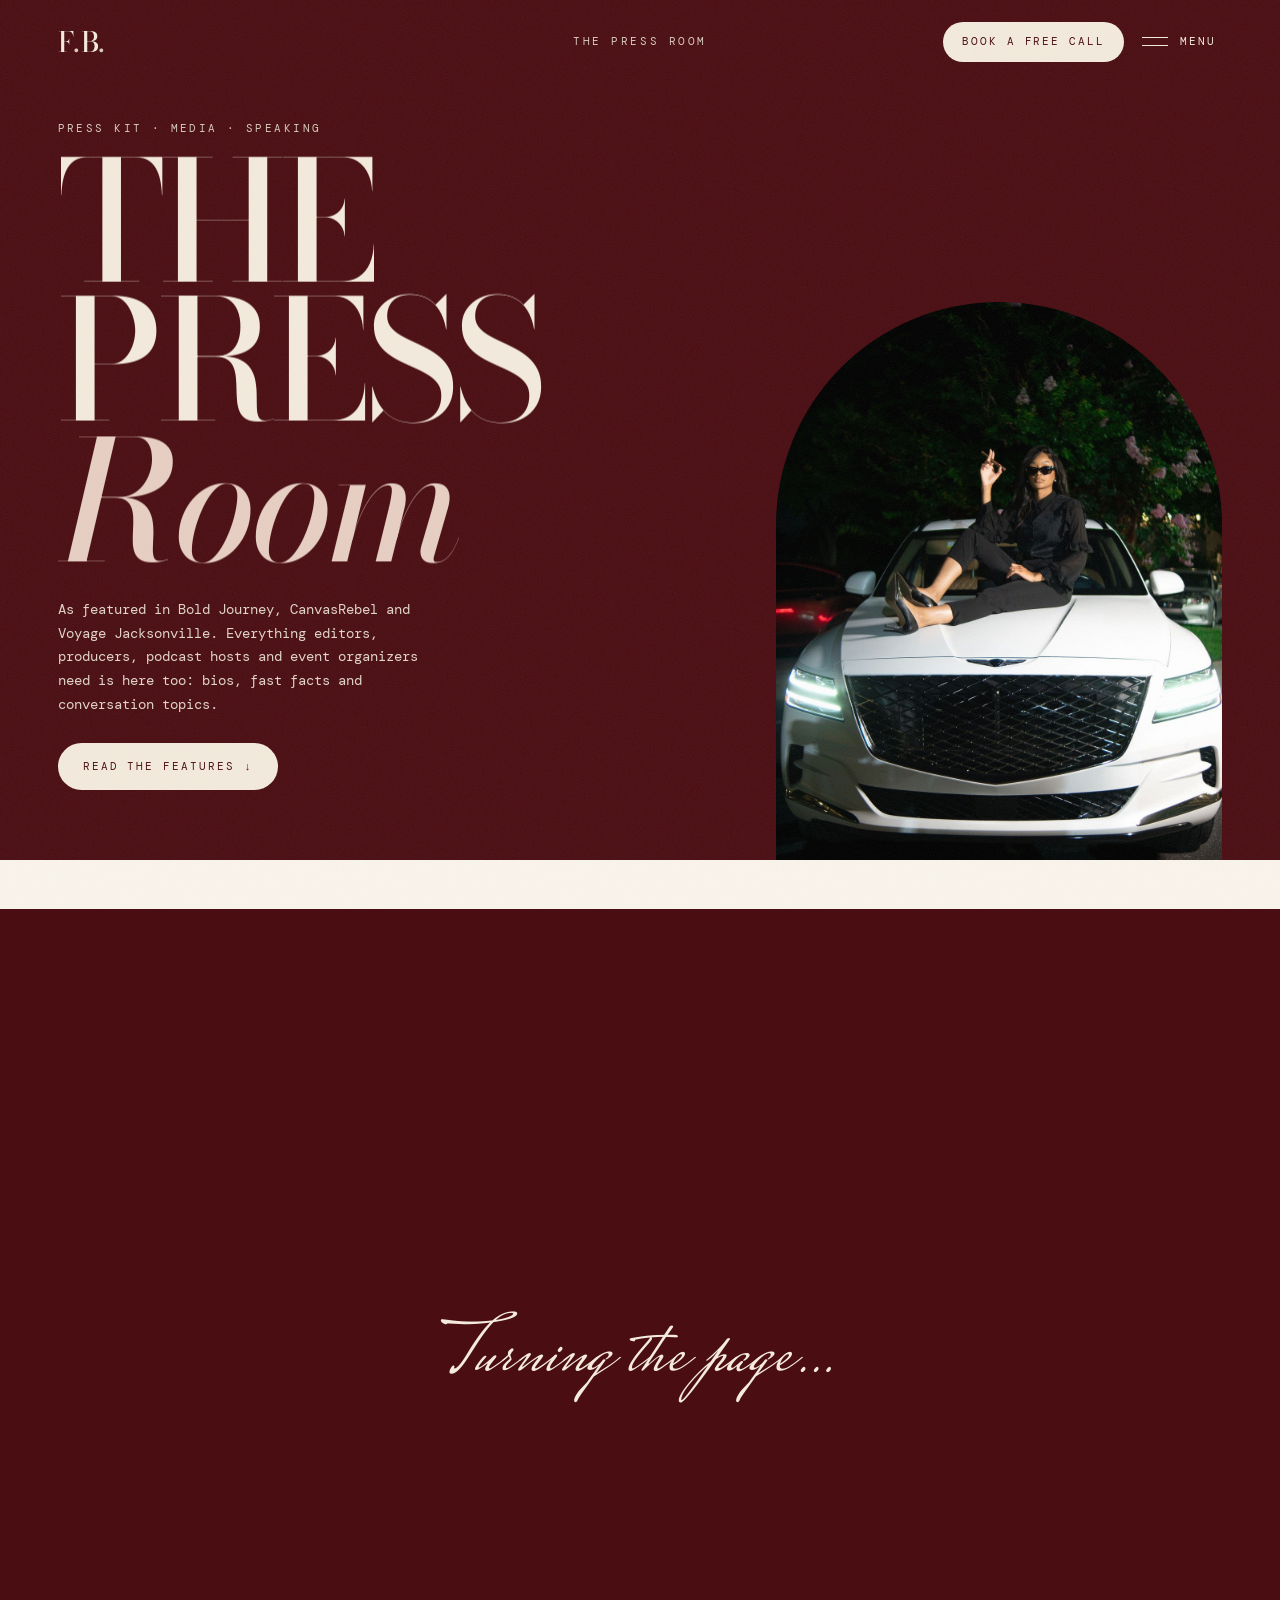
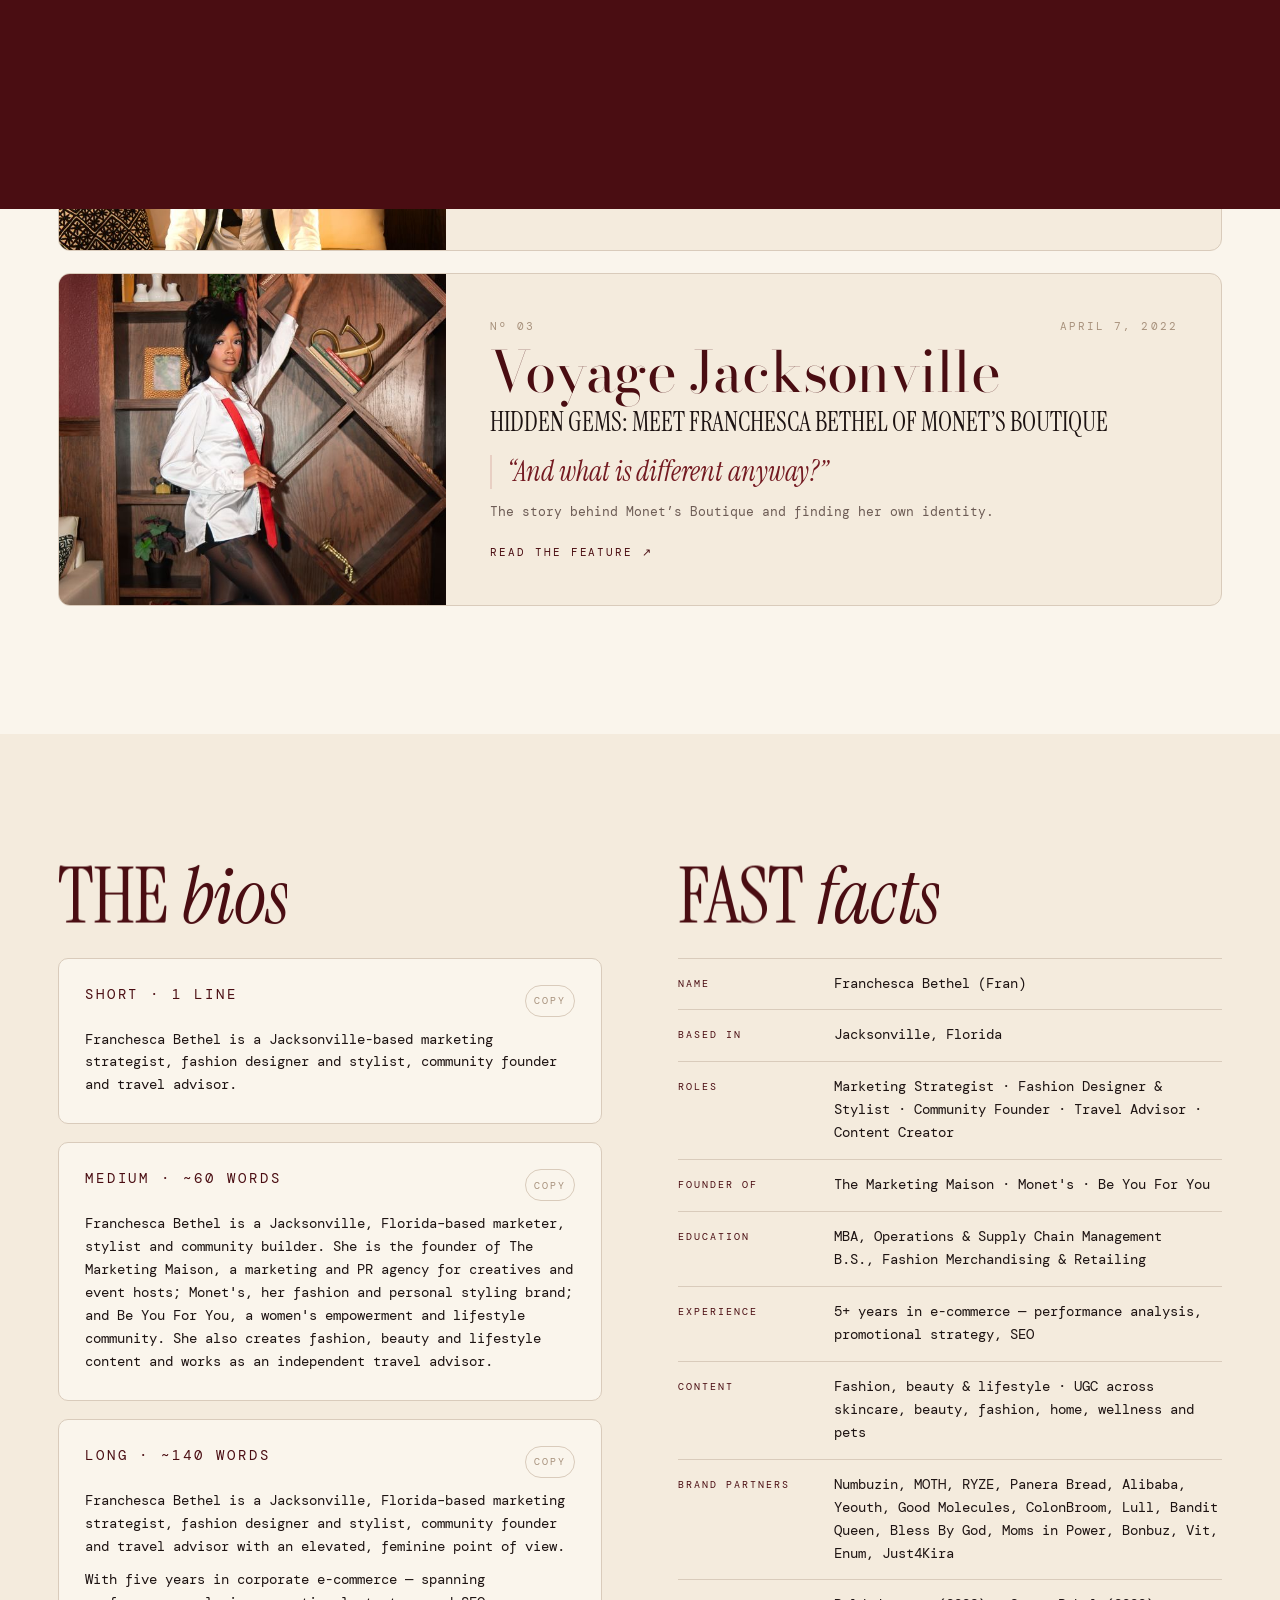
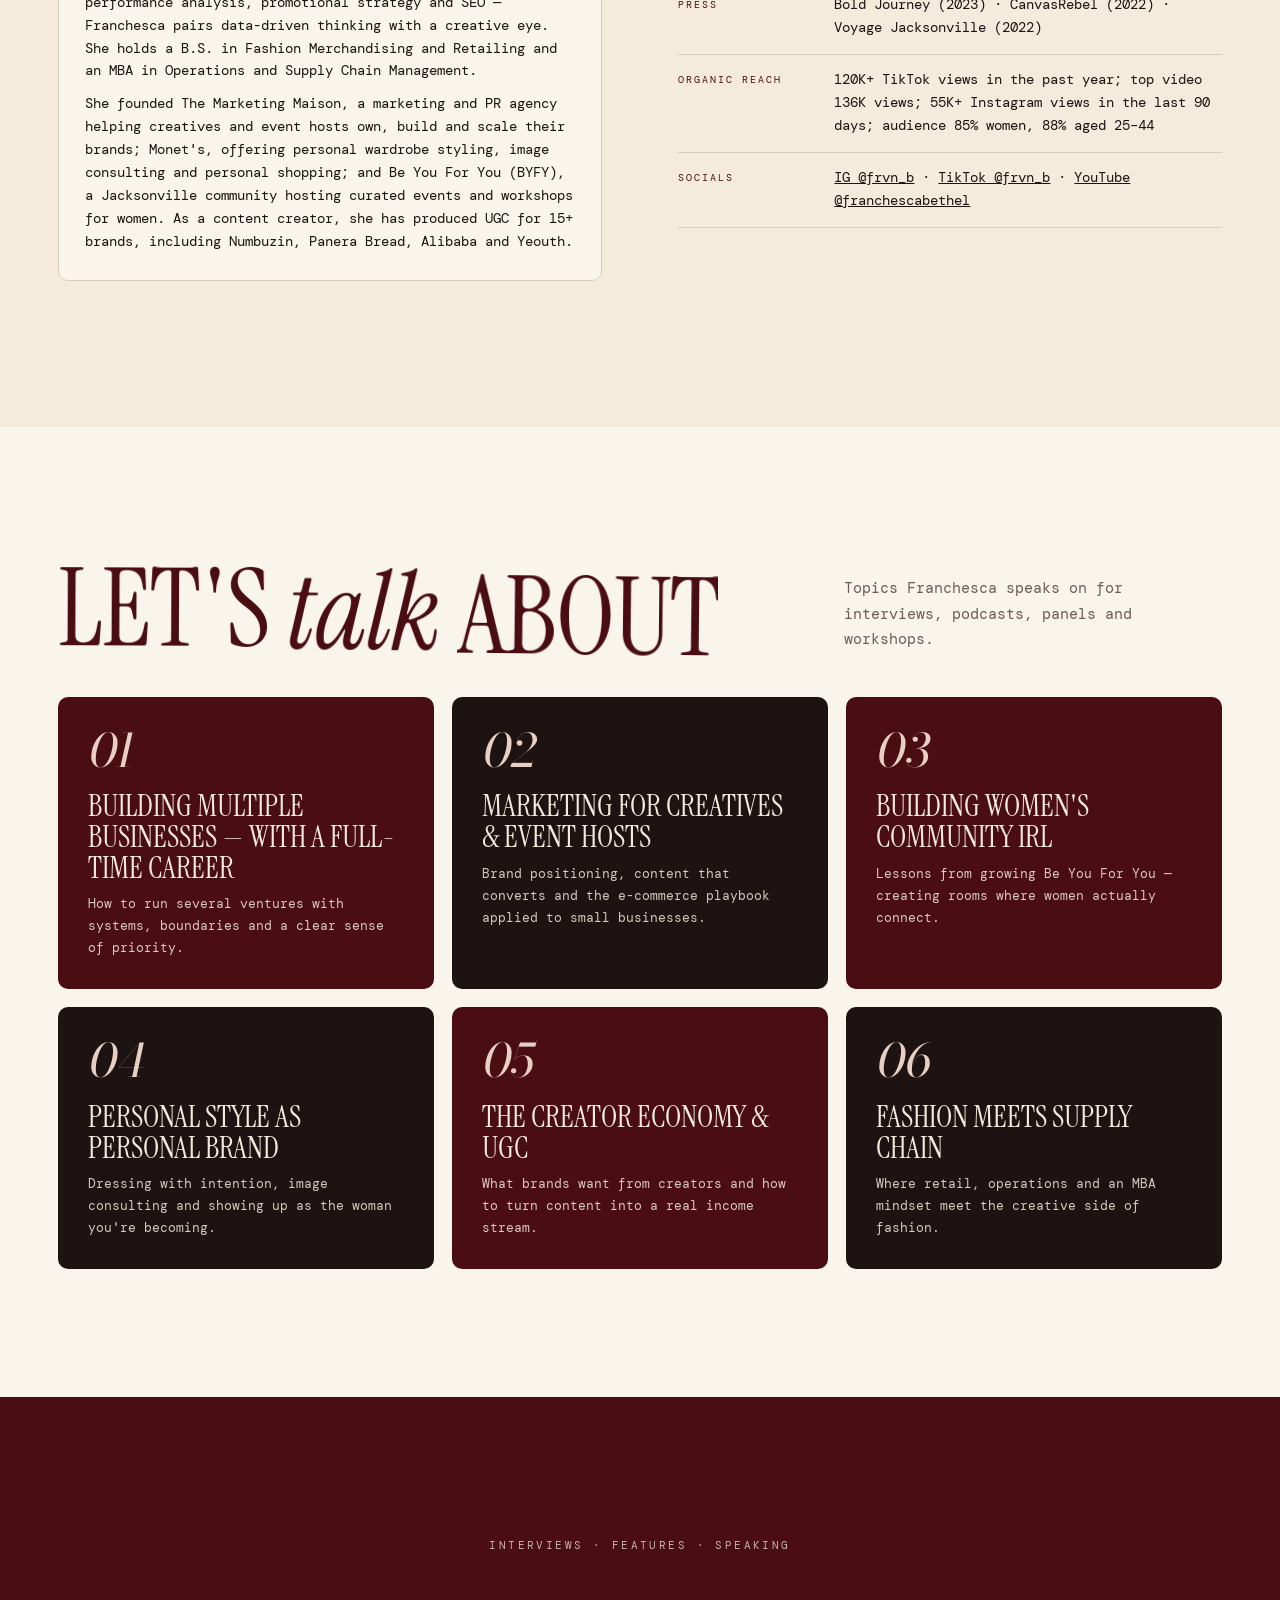
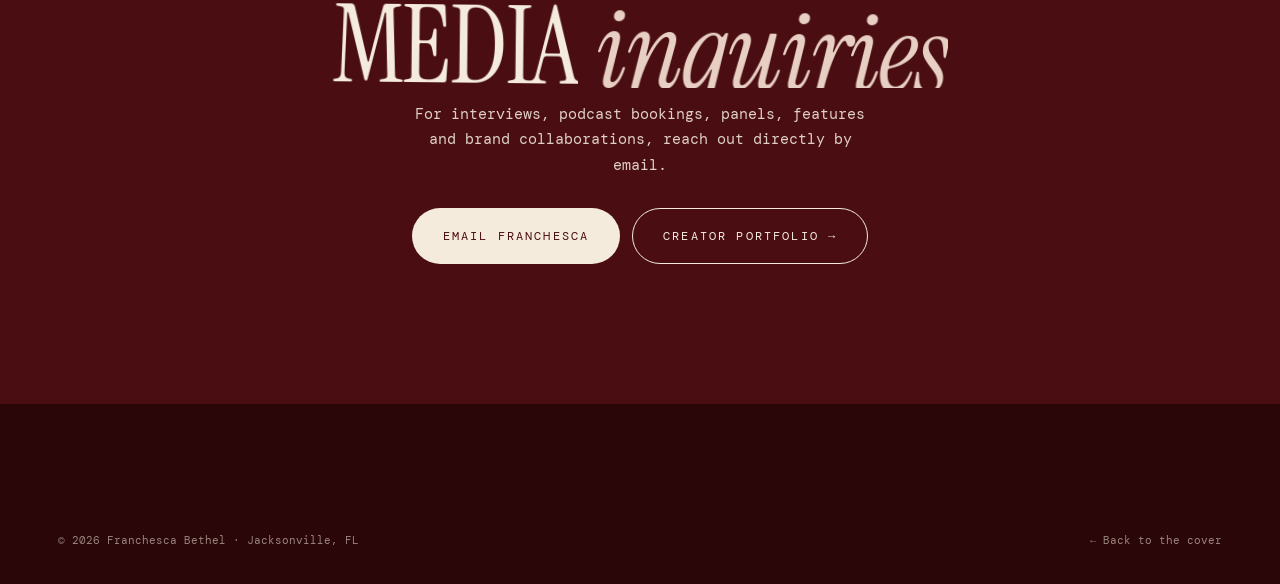
<file: press.html>
<!DOCTYPE html>
<html lang="en">
<head>
<meta charset="UTF-8">
<meta name="viewport" content="width=device-width, initial-scale=1">
<title>The Press Room — Franchesca Bethel</title>
<meta name="description" content="Press kit for Franchesca Bethel: featured interviews, bios, fast facts, and speaking and interview topics.">
<meta property="og:title" content="The Press Room — Franchesca Bethel">
<meta property="og:description" content="Featured interviews, bios, fast facts and interview topics.">
<meta property="og:image" content="https://franchescabethel-fb.github.io/franchesca-bethel/images/og.jpg?v=2">
<meta property="og:image:secure_url" content="https://franchescabethel-fb.github.io/franchesca-bethel/images/og.jpg?v=2">
<meta property="og:image:type" content="image/jpeg">
<meta property="og:image:width" content="1200">
<meta property="og:image:height" content="630">
<meta property="og:image:alt" content="Franchesca Bethel in the back seat of a car, lowering her sunglasses">
<meta property="og:type" content="website">
<meta property="og:url" content="https://franchescabethel-fb.github.io/franchesca-bethel/press.html">
<meta property="og:site_name" content="Franchesca Bethel">
<meta name="twitter:card" content="summary_large_image">
<meta name="twitter:title" content="The Press Room — Franchesca Bethel">
<meta name="twitter:description" content="Featured interviews, bios, fast facts and interview topics.">
<meta name="twitter:image" content="https://franchescabethel-fb.github.io/franchesca-bethel/images/og.jpg?v=2">
<link rel="apple-touch-icon" href="images/apple-touch-icon.png">
<meta name="theme-color" content="#4a0d12">
<link rel="icon" href="data:image/svg+xml,<svg xmlns='http://www.w3.org/2000/svg' viewBox='0 0 100 100'><rect width='100' height='100' rx='50' fill='%234a0d12'/><text x='50' y='67' font-family='Georgia,serif' font-size='50' fill='%23f7f0e4' text-anchor='middle'>FB</text></svg>">
<link rel="preconnect" href="https://fonts.googleapis.com">
<link rel="preconnect" href="https://fonts.gstatic.com" crossorigin>
<link href="https://fonts.googleapis.com/css2?family=Bodoni+Moda:ital,opsz,wght@0,6..96,400..900;1,6..96,400..900&family=DM+Mono:wght@400;500&family=Instrument+Serif:ital@0;1&family=Mrs+Saint+Delafield&display=swap" rel="stylesheet">
<link rel="stylesheet" href="style.css">
<script>document.documentElement.classList.add('js');</script>
</head>
<body>
<a class="skip" href="#main">Skip to content</a>

<!-- PAGE TRANSITION -->
<div class="curtain" aria-hidden="true"><span>Turning the page…</span></div>

<div class="grain" aria-hidden="true"></div>
<div class="cursor" aria-hidden="true"><div class="cursor-dot"></div><div class="cursor-ring"><span class="cursor-label"></span></div></div>


<!-- NAV -->
<header class="nav" id="nav">
  <a href="index.html" class="nav-logo" data-cursor="Home"><span>F</span><em>.</em><span>B</span><em>.</em></a>
  <span class="nav-issue">The Press Room</span>
  <div class="nav-right">
    <a class="pill pill-cream magnetic" href="https://calendar.app.google/dewrTdZWPR9dEtKZ7" target="_blank" rel="noopener" data-cursor="Book">Book a free call</a>
    <button class="menu-btn" aria-expanded="false" aria-controls="menu" data-cursor="Menu"><span class="menu-lines"><i></i><i></i></span><span class="menu-txt">Menu</span></button>
  </div>
</header>

<nav class="menu" id="menu" aria-label="Site" aria-hidden="true">
  <div class="menu-inner">
    <ol class="menu-list">
      <li><a href="index.html#work" data-img="images/styling.jpg"><small>01</small>The Four Doors</a></li>
      <li><a href="index.html#about" data-img="images/polaroid-1-web.jpg"><small>02</small>Meet Fran</a></li>
      <li><a href="index.html#lookbook" data-img="images/look-3.jpg"><small>03</small>The Look Book</a></li>
      <li><a href="index.html#brain" data-img="images/portrait.jpg"><small>04</small>Pick My Brain</a></li>
      <li><a href="index.html#collab" data-img="images/maison.jpg"><small>05</small>Collabs</a></li>
      <li><a href="creator.html" data-img="images/creator.jpg"><small>06</small>The Creator Edit</a></li>
      <li><a href="index.html#travel" data-img="images/travel.jpg"><small>07</small>Now Boarding</a></li>
      <li><a href="index.html#shop" data-img="images/shop.jpg"><small>08</small>Fran's Picks</a></li>
      <li><a href="press.html" data-img="images/press-hero.jpg"><small>09</small>Press Room</a></li>
    </ol>
    <div class="menu-side">
      <div class="menu-img"><img src="images/styling.jpg" alt=""></div>
      <p class="eyebrow">Say hello</p>
      <a href="mailto:franchescabethel@gmail.com">franchescabethel@gmail.com</a>
      <p class="menu-socials">
        <a href="https://www.instagram.com/frvn_b" target="_blank" rel="noopener" aria-label="Instagram"><svg class="si-sm" viewBox="0 0 24 24" aria-hidden="true" focusable="false"><path fill="currentColor" d="M7.0301.084c-1.2768.0602-2.1487.264-2.911.5634-.7888.3075-1.4575.72-2.1228 1.3877-.6652.6677-1.075 1.3368-1.3802 2.127-.2954.7638-.4956 1.6365-.552 2.914-.0564 1.2775-.0689 1.6882-.0626 4.947.0062 3.2586.0206 3.6671.0825 4.9473.061 1.2765.264 2.1482.5635 2.9107.308.7889.72 1.4573 1.388 2.1228.6679.6655 1.3365 1.0743 2.1285 1.38.7632.295 1.6361.4961 2.9134.552 1.2773.056 1.6884.069 4.9462.0627 3.2578-.0062 3.668-.0207 4.9478-.0814 1.28-.0607 2.147-.2652 2.9098-.5633.7889-.3086 1.4578-.72 2.1228-1.3881.665-.6682 1.0745-1.3378 1.3795-2.1284.2957-.7632.4966-1.636.552-2.9124.056-1.2809.0692-1.6898.063-4.948-.0063-3.2583-.021-3.6668-.0817-4.9465-.0607-1.2797-.264-2.1487-.5633-2.9117-.3084-.7889-.72-1.4568-1.3876-2.1228C21.2982 1.33 20.628.9208 19.8378.6165 19.074.321 18.2017.1197 16.9244.0645 15.6471.0093 15.236-.005 11.977.0014 8.718.0076 8.31.0215 7.0301.0839m.1402 21.6932c-1.17-.0509-1.8053-.2453-2.2287-.408-.5606-.216-.96-.4771-1.3819-.895-.422-.4178-.6811-.8186-.9-1.378-.1644-.4234-.3624-1.058-.4171-2.228-.0595-1.2645-.072-1.6442-.079-4.848-.007-3.2037.0053-3.583.0607-4.848.05-1.169.2456-1.805.408-2.2282.216-.5613.4762-.96.895-1.3816.4188-.4217.8184-.6814 1.3783-.9003.423-.1651 1.0575-.3614 2.227-.4171 1.2655-.06 1.6447-.072 4.848-.079 3.2033-.007 3.5835.005 4.8495.0608 1.169.0508 1.8053.2445 2.228.408.5608.216.96.4754 1.3816.895.4217.4194.6816.8176.9005 1.3787.1653.4217.3617 1.056.4169 2.2263.0602 1.2655.0739 1.645.0796 4.848.0058 3.203-.0055 3.5834-.061 4.848-.051 1.17-.245 1.8055-.408 2.2294-.216.5604-.4763.96-.8954 1.3814-.419.4215-.8181.6811-1.3783.9-.4224.1649-1.0577.3617-2.2262.4174-1.2656.0595-1.6448.072-4.8493.079-3.2045.007-3.5825-.006-4.848-.0608M16.953 5.5864A1.44 1.44 0 1 0 18.39 4.144a1.44 1.44 0 0 0-1.437 1.4424M5.8385 12.012c.0067 3.4032 2.7706 6.1557 6.173 6.1493 3.4026-.0065 6.157-2.7701 6.1506-6.1733-.0065-3.4032-2.771-6.1565-6.174-6.1498-3.403.0067-6.156 2.771-6.1496 6.1738M8 12.0077a4 4 0 1 1 4.008 3.9921A3.9996 3.9996 0 0 1 8 12.0077"/></svg></a>
        <a href="https://www.tiktok.com/@frvn_b" target="_blank" rel="noopener" aria-label="TikTok"><svg class="si-sm" viewBox="0 0 24 24" aria-hidden="true" focusable="false"><path fill="currentColor" d="M12.525.02c1.31-.02 2.61-.01 3.91-.02.08 1.53.63 3.09 1.75 4.17 1.12 1.11 2.7 1.62 4.24 1.79v4.03c-1.44-.05-2.89-.35-4.2-.97-.57-.26-1.1-.59-1.62-.93-.01 2.92.01 5.84-.02 8.75-.08 1.4-.54 2.79-1.35 3.94-1.31 1.92-3.58 3.17-5.91 3.21-1.43.08-2.86-.31-4.08-1.03-2.02-1.19-3.44-3.37-3.65-5.71-.02-.5-.03-1-.01-1.49.18-1.9 1.12-3.72 2.58-4.96 1.66-1.44 3.98-2.13 6.15-1.72.02 1.48-.04 2.96-.04 4.44-.99-.32-2.15-.23-3.02.37-.63.41-1.11 1.04-1.36 1.75-.21.51-.15 1.07-.14 1.61.24 1.64 1.82 3.02 3.5 2.87 1.12-.01 2.19-.66 2.77-1.61.19-.33.4-.67.41-1.06.1-1.79.06-3.57.07-5.36.01-4.03-.01-8.05.02-12.07z"/></svg></a>
        <a href="https://www.youtube.com/@franchescabethel" target="_blank" rel="noopener" aria-label="YouTube"><svg class="si-sm" viewBox="0 0 24 24" aria-hidden="true" focusable="false"><path fill="currentColor" d="M23.498 6.186a3.016 3.016 0 0 0-2.122-2.136C19.505 3.545 12 3.545 12 3.545s-7.505 0-9.377.505A3.017 3.017 0 0 0 .502 6.186C0 8.07 0 12 0 12s0 3.93.502 5.814a3.016 3.016 0 0 0 2.122 2.136c1.871.505 9.376.505 9.376.505s7.505 0 9.377-.505a3.015 3.015 0 0 0 2.122-2.136C24 15.93 24 12 24 12s0-3.93-.502-5.814zM9.545 15.568V8.432L15.818 12l-6.273 3.568z"/></svg></a>
        <a href="https://www.pinterest.com/fbethel/" target="_blank" rel="noopener" aria-label="Pinterest"><svg class="si-sm" viewBox="0 0 24 24" aria-hidden="true" focusable="false"><path fill="currentColor" d="M12.017 0C5.396 0 .029 5.367.029 11.987c0 5.079 3.158 9.417 7.618 11.162-.105-.949-.199-2.403.041-3.439.219-.937 1.406-5.957 1.406-5.957s-.359-.72-.359-1.781c0-1.663.967-2.911 2.168-2.911 1.024 0 1.518.769 1.518 1.688 0 1.029-.653 2.567-.992 3.992-.285 1.193.6 2.165 1.775 2.165 2.128 0 3.768-2.245 3.768-5.487 0-2.861-2.063-4.869-5.008-4.869-3.41 0-5.409 2.562-5.409 5.199 0 1.033.394 2.143.889 2.741.099.12.112.225.085.345-.09.375-.293 1.199-.334 1.363-.053.225-.172.271-.401.165-1.495-.69-2.433-2.878-2.433-4.646 0-3.776 2.748-7.252 7.92-7.252 4.158 0 7.392 2.967 7.392 6.923 0 4.135-2.607 7.462-6.233 7.462-1.214 0-2.354-.629-2.758-1.379l-.749 2.848c-.269 1.045-1.004 2.352-1.498 3.146 1.123.345 2.306.535 3.55.535 6.607 0 11.985-5.365 11.985-11.987C23.97 5.39 18.592.026 11.985.026L12.017 0z"/></svg></a>
        <a href="https://www.threads.net/@frvn_b" target="_blank" rel="noopener" aria-label="Threads"><svg class="si-sm" viewBox="0 0 24 24" aria-hidden="true" focusable="false"><path fill="currentColor" d="M18.263 11.097c-.03-3.486-1.92-5.586-5.111-5.586-2.13 0-3.922.963-4.863 2.499l2.062 1.438c.535-.843 1.272-1.543 2.628-1.543 1.528 0 2.318.85 2.544 2.431a15 15 0 0 0-2.236-.173c-4.125 0-6.068 1.867-6.068 4.336s1.943 3.99 4.804 3.99c3.139 0 5.013-2.115 5.781-4.735.798.361 1.348 1.204 1.348 2.47 0 3.387-3.907 5.232-7.22 5.232-4.885 0-8.077-3.207-8.077-8.424 0-6.392 4.223-10.487 9.9-10.487 3.808 0 5.69 1.671 6.97 3.914l2.108-1.475C21.44 2.078 18.331 0 13.663 0 6.227 0 1.168 5.277 1.168 12.934c0 7 4.953 11.066 10.856 11.066 4.878 0 9.809-2.846 9.809-7.716 0-2.545-1.46-4.231-3.569-5.187m-6.33 4.855c-1.077 0-2.026-.512-2.026-1.453 0-1.483 1.822-1.934 3.606-1.934.678 0 1.34.045 1.927.173-.422 1.927-1.671 3.215-3.508 3.214Z"/></svg></a>
      </p>
    </div>
  </div>
</nav>

<main id="main">

  <section class="press-hero">
    <div class="wrap">
      <div>
        <p class="eyebrow">Press kit · media · speaking</p>
        <h1>The Press <em>Room</em></h1>
        <p class="lede" style="padding-bottom:26px">As featured in Bold Journey, CanvasRebel and Voyage Jacksonville. Everything editors, producers, podcast hosts and event organizers need is here too: bios, fast facts and conversation topics.</p>
        <a class="pill pill-cream magnetic" href="#featured" data-cursor="Read" style="margin-bottom:70px">Read the features ↓</a>
      </div>
      <div class="ph-img"><img src="images/press-hero.jpg" alt="Franchesca in all black seated on the hood of a white car at night"></div>
    </div>
  </section>

  <!-- FEATURED IN -->
  <section class="featured" id="featured">
    <div class="wrap">
      <div class="section-head">
        <h2 class="display" data-split>As <em>featured</em> in</h2>
        <p>Interviews and features on Franchesca&rsquo;s story, her businesses and building a life on her own terms.</p>
      </div>
      <div class="feature-list">
        <article class="feature">
          <a class="feature-link" href="https://boldjourney.com/meet-franchesca-bethel/" target="_blank" rel="noopener" data-cursor="Read">
            <div class="feature-img"><img src="https://cdn.boldjourney.com/wp-content/uploads/2023/06/c-PersonalFranchescaBethel__1936EF89650D4E97B0427376A9F17F02_1685851445401.jpeg" alt="Franchesca Bethel in the Bold Journey feature" loading="lazy" referrerpolicy="no-referrer" style="object-position:50% 18%" onerror="this.onerror=null;this.src='images/press-1.jpg'"></div>
            <div class="feature-body">
              <p class="feature-meta"><span class="feature-n">Nº 01</span><time datetime="2023-06-20">June 20, 2023</time></p>
              <p class="feature-pub">Bold Journey</p>
              <h3 class="feature-head">Meet Franchesca Bethel</h3>
              <blockquote class="feature-quote">&ldquo;In order to grow, I knew I had to put myself in uncomfortable situations.&rdquo;</blockquote>
              <p class="feature-topic">On building self-confidence and stepping into who you want to become.</p>
              <span class="feature-cta">Read the feature <span aria-hidden="true">↗</span><span class="sr-only"> on Bold Journey (opens in a new tab)</span></span>
            </div>
          </a>
        </article>
        <article class="feature">
          <a class="feature-link" href="https://canvasrebel.com/meet-franchesca-bethel/" target="_blank" rel="noopener" data-cursor="Read">
            <div class="feature-img"><img src="https://cdn.canvasrebel.com/wp-content/uploads/2022/12/c-PersonalFranchescaBethel__02DF5417C3F6450F9B3D36E668737807_1669084174825.jpeg" alt="Franchesca Bethel in the CanvasRebel feature" loading="lazy" referrerpolicy="no-referrer" style="object-position:50% 18%" onerror="this.onerror=null;this.src='images/press-2.jpg'"></div>
            <div class="feature-body">
              <p class="feature-meta"><span class="feature-n">Nº 02</span><time datetime="2022-12-15">December 15, 2022</time></p>
              <p class="feature-pub">CanvasRebel</p>
              <h3 class="feature-head">Meet Franchesca Bethel</h3>
              <blockquote class="feature-quote">&ldquo;I also learned not to hide who I am and put myself first.&rdquo;</blockquote>
              <p class="feature-topic">On the biggest risk she’s taken — betting on her dream of running her own business.</p>
              <span class="feature-cta">Read the feature <span aria-hidden="true">↗</span><span class="sr-only"> on CanvasRebel (opens in a new tab)</span></span>
            </div>
          </a>
        </article>
        <article class="feature">
          <a class="feature-link" href="https://voyagejacksonville.com/interview/hidden-gems-meet-franchesca-bethel-of-monets-boutique/" target="_blank" rel="noopener" data-cursor="Read">
            <div class="feature-img"><img src="https://voyagejacksonville.com/wp-content/uploads/2022/03/c-PersonalFranchescaBethel__FullSizeRender2_1647009771877-e1648173308864.jpeg" alt="Franchesca Bethel in a white blazer, from the Voyage Jacksonville feature" loading="lazy" referrerpolicy="no-referrer" style="object-position:50% 30%" onerror="this.onerror=null;this.src='images/press-3.jpg'"></div>
            <div class="feature-body">
              <p class="feature-meta"><span class="feature-n">Nº 03</span><time datetime="2022-04-07">April 7, 2022</time></p>
              <p class="feature-pub">Voyage Jacksonville</p>
              <h3 class="feature-head">Hidden Gems: Meet Franchesca Bethel of Monet’s Boutique</h3>
              <blockquote class="feature-quote">&ldquo;And what is different anyway?&rdquo;</blockquote>
              <p class="feature-topic">The story behind Monet’s Boutique and finding her own identity.</p>
              <span class="feature-cta">Read the feature <span aria-hidden="true">↗</span><span class="sr-only"> on Voyage Jacksonville (opens in a new tab)</span></span>
            </div>
          </a>
        </article>
      </div>
    </div>
  </section>

  <!-- BIOS + FACTS -->
  <section class="facts">
    <div class="wrap facts-grid">
      <div>
        <h2 class="display" data-split>The <em>bios</em></h2>

        <div class="bio-block">
          <p class="eyebrow"><span>Short · 1 line</span><button class="copy-btn" data-copy="bio-short">Copy</button></p>
          <p id="bio-short">Franchesca Bethel is a Jacksonville-based marketing strategist, fashion designer and stylist, community founder and travel advisor.</p>
        </div>

        <div class="bio-block">
          <p class="eyebrow"><span>Medium · ~60 words</span><button class="copy-btn" data-copy="bio-medium">Copy</button></p>
          <p id="bio-medium">Franchesca Bethel is a Jacksonville, Florida–based marketer, stylist and community builder. She is the founder of The Marketing Maison, a marketing and PR agency for creatives and event hosts; Monet's, her fashion and personal styling brand; and Be You For You, a women's empowerment and lifestyle community. She also creates fashion, beauty and lifestyle content and works as an independent travel advisor.</p>
        </div>

        <div class="bio-block">
          <p class="eyebrow"><span>Long · ~140 words</span><button class="copy-btn" data-copy="bio-long">Copy</button></p>
          <div id="bio-long">
            <p>Franchesca Bethel is a Jacksonville, Florida–based marketing strategist, fashion designer and stylist, community founder and travel advisor with an elevated, feminine point of view.</p>
            <p style="margin-top:10px">With five years in corporate e-commerce — spanning performance analysis, promotional strategy and SEO — Franchesca pairs data-driven thinking with a creative eye. She holds a B.S. in Fashion Merchandising and Retailing and an MBA in Operations and Supply Chain Management.</p>
            <p style="margin-top:10px">She founded The Marketing Maison, a marketing and PR agency helping creatives and event hosts own, build and scale their brands; Monet's, offering personal wardrobe styling, image consulting and personal shopping; and Be You For You (BYFY), a Jacksonville community hosting curated events and workshops for women. As a content creator, she has produced UGC for 15+ brands, including Numbuzin, Panera Bread, Alibaba and Yeouth.</p>
          </div>
        </div>
      </div>

      <div>
        <h2 class="display" data-split>Fast <em>facts</em></h2>
        <ul class="fact-list">
          <li><span>Name</span><span>Franchesca Bethel (Fran)</span></li>
          <li><span>Based in</span><span>Jacksonville, Florida</span></li>
          <li><span>Roles</span><span>Marketing Strategist · Fashion Designer &amp; Stylist · Community Founder · Travel Advisor · Content Creator</span></li>
          <li><span>Founder of</span><span>The Marketing Maison · Monet's · Be You For You</span></li>
          <li><span>Education</span><span>MBA, Operations &amp; Supply Chain Management<br>B.S., Fashion Merchandising &amp; Retailing</span></li>
          <li><span>Experience</span><span>5+ years in e-commerce — performance analysis, promotional strategy, SEO</span></li>
          <li><span>Content</span><span>Fashion, beauty &amp; lifestyle · UGC across skincare, beauty, fashion, home, wellness and pets</span></li>
          <li><span>Brand partners</span><span>Numbuzin, MOTH, RYZE, Panera Bread, Alibaba, Yeouth, Good Molecules, ColonBroom, Lull, Bandit Queen, Bless By God, Moms in Power, Bonbuz, Vit, Enum, Just4Kira</span></li>
          <li><span>Press</span><span>Bold Journey (2023) · CanvasRebel (2022) · Voyage Jacksonville (2022)</span></li>
          <li><span>Organic reach</span><span>120K+ TikTok views in the past year; top video 136K views; 55K+ Instagram views in the last 90 days; audience 85% women, 88% aged 25–44</span></li>
          <li><span>Socials</span><span><a href="https://www.instagram.com/frvn_b" target="_blank" rel="noopener">IG @frvn_b</a> · <a href="https://www.tiktok.com/@frvn_b" target="_blank" rel="noopener">TikTok @frvn_b</a> · <a href="https://www.youtube.com/@franchescabethel" target="_blank" rel="noopener">YouTube @franchescabethel</a></span></li>
        </ul>
      </div>
    </div>
  </section>

  <!-- TOPICS -->
  <section class="topics-press">
    <div class="wrap">
      <div class="section-head">
        <h2 class="display" data-split>Let's <em>talk</em> about</h2>
        <p>Topics Franchesca speaks on for interviews, podcasts, panels and workshops.</p>
      </div>
      <div class="topic-grid">
        <div class="topic"><span class="num">01</span><h3>Building multiple businesses — with a full-time career</h3><p>How to run several ventures with systems, boundaries and a clear sense of priority.</p></div>
        <div class="topic"><span class="num">02</span><h3>Marketing for creatives &amp; event hosts</h3><p>Brand positioning, content that converts and the e-commerce playbook applied to small businesses.</p></div>
        <div class="topic"><span class="num">03</span><h3>Building women's community IRL</h3><p>Lessons from growing Be You For You — creating rooms where women actually connect.</p></div>
        <div class="topic"><span class="num">04</span><h3>Personal style as personal brand</h3><p>Dressing with intention, image consulting and showing up as the woman you're becoming.</p></div>
        <div class="topic"><span class="num">05</span><h3>The creator economy &amp; UGC</h3><p>What brands want from creators and how to turn content into a real income stream.</p></div>
        <div class="topic"><span class="num">06</span><h3>Fashion meets supply chain</h3><p>Where retail, operations and an MBA mindset meet the creative side of fashion.</p></div>
      </div>
    </div>
  </section>

  <section class="press-contact">
    <div class="wrap">
      <p class="eyebrow">Interviews · features · speaking</p>
      <h2 class="display" data-split>Media <em>inquiries</em></h2>
      <p>For interviews, podcast bookings, panels, features and brand collaborations, reach out directly by email.</p>
      <div class="btns">
        <a class="pill pill-cream magnetic big" href="mailto:franchescabethel@gmail.com?subject=Press%20Inquiry" data-cursor="Email">Email Franchesca</a>
        <a class="pill pill-line magnetic big" href="creator.html" data-cursor="View">Creator portfolio →</a>
      </div>
    </div>
  </section>

</main>

<footer class="backcover">
  <div class="wrap">
    <div class="legal" style="margin-top:0">
      <span>© <span class="year">2026</span> Franchesca Bethel · Jacksonville, FL</span>
      <span><a href="index.html">← Back to the cover</a></span>
    </div>
  </div>
</footer>

<script src="vendor/gsap.min.js" defer></script>
<script src="vendor/ScrollTrigger.min.js" defer></script>
<script src="vendor/lenis.min.js" defer></script>
<script src="script.js" defer></script>
</body>
</html>
</file>
<file: style.css>
/* =========================================================
   FRANCHESCA BETHEL — ISSUE Nº 01
   Magazine edition
   ========================================================= */
:root {
  --wine: #4a0d12;
  --wine-deep: #2b0609;
  --blood: #741b22;
  --cream: #f4ebdd;
  --paper: #faf5ec;
  --taupe: #a8927d;
  --taupe-soft: #d9cbbb;
  --blush: #e8cfc3;
  --ink: #1d1312;
  --espresso: #2b1c17;
  --muted: #6d5c55;

  --didone: "Bodoni Moda", "Didot", "Bodoni 72", serif;
  --serif: "Instrument Serif", "Times New Roman", serif;
  --mono: "DM Mono", ui-monospace, monospace;
  --script: "Mrs Saint Delafield", cursive;

  --gutter: clamp(16px, 4.5vw, 64px);
  --max: 1280px;
  --ease: cubic-bezier(.22, 1, .36, 1);
  --ease-in: cubic-bezier(.64, 0, .78, 0);
}

* { box-sizing: border-box; margin: 0; padding: 0; }
html { -webkit-text-size-adjust: 100%; }
html.lenis, html.lenis body { height: auto; }
.lenis.lenis-smooth { scroll-behavior: auto !important; }
.lenis.lenis-stopped { overflow: hidden; }
body {
  background: var(--paper);
  color: var(--ink);
  font-family: var(--mono);
  font-size: 15px;
  line-height: 1.7;
  -webkit-font-smoothing: antialiased;
  overflow-x: hidden;
}
img { display: block; max-width: 100%; }
a { color: inherit; }
button { font: inherit; color: inherit; background: none; border: 0; cursor: pointer; }
ul, ol { list-style: none; }
:focus-visible { outline: 2px solid var(--blood); outline-offset: 4px; border-radius: 4px; }
::selection { background: var(--wine); color: var(--cream); }

.wrap { max-width: var(--max); margin: 0 auto; padding: 0 var(--gutter); }
.skip { position: fixed; left: 12px; top: -60px; z-index: 1000; background: var(--ink); color: var(--cream); padding: 10px 16px; border-radius: 999px; text-decoration: none; }
.skip:focus { top: 12px; }

/* ---------- type primitives ---------- */
.display {
  font-family: var(--serif);
  font-weight: 400;
  text-transform: uppercase;
  line-height: .9;
  letter-spacing: -.01em;
  font-size: clamp(52px, 8.5vw, 132px);
}
.display em { font-style: italic; text-transform: none; }
.eyebrow {
  font-family: var(--mono);
  font-size: 11px;
  letter-spacing: .22em;
  text-transform: uppercase;
  line-height: 1.5;
}
.script-note { font-family: var(--script); font-size: clamp(30px, 3.4vw, 44px); line-height: 1; color: var(--taupe); }
.hide-sm { }
.w { display: inline-block; overflow: hidden; vertical-align: top; padding-bottom: .06em; margin-bottom: -.06em; }
.wi { display: inline-block; will-change: transform; }

/* ---------- pills ---------- */
.pill {
  display: inline-flex; align-items: center; justify-content: center; gap: 10px;
  min-height: 46px; padding: 13px 24px; border-radius: 999px;
  font-family: var(--mono); font-size: 11px; letter-spacing: .18em; text-transform: uppercase;
  text-decoration: none; white-space: nowrap;
  border: 1px solid transparent;
  transition: background .3s var(--ease), color .3s var(--ease), border-color .3s var(--ease);
  position: relative;
}
.pill.big { min-height: 56px; padding: 16px 30px; font-size: 12px; }
.pill-cream { background: var(--cream); color: var(--wine); }
.pill-cream:hover { background: #fff; }
.pill-wine { background: var(--wine); color: var(--cream); }
.pill-wine:hover { background: var(--blood); }
.pill-line { border-color: currentColor; }
.pill-line:hover { background: var(--cream); color: var(--wine); border-color: var(--cream); }

/* =========================================================
   LOADER / CURTAIN / GRAIN / CURSOR
   ========================================================= */
.loader { display: none; }
.js .loader {
  position: fixed; inset: 0; z-index: 900;
  display: flex; flex-direction: column; justify-content: space-between;
  padding: 26px var(--gutter);
  background: var(--wine); color: var(--cream);
}
.js.loaded .loader { display: none; }
.loader-top, .loader-bottom { display: flex; justify-content: space-between; font-size: 11px; letter-spacing: .22em; text-transform: uppercase; }
.loader-count { font-family: var(--didone); font-style: italic; font-weight: 400; font-size: clamp(120px, 28vw, 380px); line-height: .8; align-self: flex-end; overflow: hidden; }
.loader-count span { display: inline-block; }

.curtain {
  position: fixed; inset: 0; z-index: 800; background: var(--wine); color: var(--cream);
  display: grid; place-items: center; pointer-events: none;
  transform: translateY(101%); transition: transform .8s cubic-bezier(.87, 0, .13, 1);
}
.curtain.is-covering { transform: translateY(0); pointer-events: auto; }
.curtain.is-covering.is-leaving { transform: translateY(-101%); pointer-events: none; }
.curtain span { font-family: var(--script); font-size: clamp(40px, 6vw, 80px); padding: .2em .3em; }

.grain {
  position: fixed; inset: -50%; z-index: 700; pointer-events: none; opacity: .07;
  background-image: url("data:image/svg+xml,%3Csvg xmlns='http://www.w3.org/2000/svg' width='220' height='220'%3E%3Cfilter id='n'%3E%3CfeTurbulence type='fractalNoise' baseFrequency='.85' numOctaves='3' stitchTiles='stitch'/%3E%3C/filter%3E%3Crect width='100%25' height='100%25' filter='url(%23n)'/%3E%3C/svg%3E");
  animation: grain 1.2s steps(6) infinite;
}
@keyframes grain { 0%{transform:translate(0,0)} 20%{transform:translate(-4%,3%)} 40%{transform:translate(3%,-5%)} 60%{transform:translate(-2%,4%)} 80%{transform:translate(5%,2%)} 100%{transform:translate(0,0)} }

.cursor { display: none; }
@media (hover: hover) and (pointer: fine) {
  .js body.has-cursor, .js body.has-cursor a, .js body.has-cursor button { cursor: none; }
  .js .cursor { display: block; position: fixed; left: 0; top: 0; z-index: 1001; pointer-events: none; }
  .cursor-dot { position: fixed; width: 6px; height: 6px; margin: -3px 0 0 -3px; border-radius: 50%; background: var(--blood); }
  .cursor-ring {
    position: fixed; width: 38px; height: 38px; margin: -19px 0 0 -19px; border-radius: 50%;
    border: 1px solid var(--blood); display: grid; place-items: center;
    transition: width .35s var(--ease), height .35s var(--ease), margin .35s var(--ease), background .35s var(--ease), border-color .35s;
  }
  .cursor-label { font-size: 10px; letter-spacing: .16em; text-transform: uppercase; color: var(--cream); opacity: 0; transition: opacity .2s; white-space: nowrap; }
  .cursor.is-label .cursor-ring { width: 84px; height: 84px; margin: -42px 0 0 -42px; background: var(--wine); border-color: var(--wine); }
  .cursor.is-label .cursor-label { opacity: 1; }
  .cursor.is-label .cursor-dot { opacity: 0; }
  .cursor.is-down .cursor-ring { transform: scale(.85); }
  .cursor.on-dark .cursor-dot { background: var(--cream); }
  .cursor.on-dark .cursor-ring { border-color: var(--cream); }
  .cursor.on-dark.is-label .cursor-ring { background: var(--cream); border-color: var(--cream); }
  .cursor.on-dark.is-label .cursor-label { color: var(--wine); }
}

.hover-media {
  position: fixed; left: 0; top: 0; z-index: 60; width: 240px; aspect-ratio: 3/4; pointer-events: none;
  opacity: 0; transform: translate(-50%, -50%) scale(.8); overflow: hidden; border-radius: 6px;
  box-shadow: 0 30px 60px rgba(29,19,18,.35);
}
.hover-media img { width: 100%; height: 100%; object-fit: cover; }

/* =========================================================
   NAV + MENU
   ========================================================= */
.nav {
  position: fixed; top: 0; left: 0; right: 0; z-index: 500;
  display: grid; grid-template-columns: 1fr auto 1fr; align-items: center;
  padding: 18px var(--gutter);
  color: var(--cream); mix-blend-mode: normal;
  transition: transform .5s var(--ease), background .4s var(--ease), padding .4s var(--ease);
}
.nav.scrolled { background: rgba(43,6,9,.82); backdrop-filter: blur(14px); -webkit-backdrop-filter: blur(14px); padding-top: 12px; padding-bottom: 12px; }
.nav.hide { transform: translateY(-110%); }
.nav-logo { font-family: var(--didone); font-size: 28px; font-weight: 500; text-decoration: none; letter-spacing: .02em; justify-self: start; }
.nav-logo em { font-style: italic; color: var(--taupe-soft); }
.nav-issue { font-size: 10.5px; letter-spacing: .24em; text-transform: uppercase; opacity: .85; }
.nav-right { justify-self: end; display: flex; align-items: center; gap: 12px; }
.nav .pill { min-height: 40px; padding: 10px 18px; font-size: 10.5px; }
.menu-btn { display: inline-flex; align-items: center; gap: 12px; min-height: 44px; padding: 0 6px; font-size: 11px; letter-spacing: .2em; text-transform: uppercase; }
.menu-lines { position: relative; width: 26px; height: 10px; }
.menu-lines i { position: absolute; left: 0; right: 0; height: 1.5px; background: currentColor; transition: transform .5s var(--ease), top .5s var(--ease); }
.menu-lines i:first-child { top: 0; }
.menu-lines i:last-child { top: 8px; }
.menu-open .menu-lines i:first-child { top: 4px; transform: rotate(45deg); }
.menu-open .menu-lines i:last-child { top: 4px; transform: rotate(-45deg); }

.menu {
  position: fixed; inset: 0; z-index: 450; background: var(--wine-deep); color: var(--cream);
  clip-path: inset(0 0 100% 0); visibility: hidden;
  transition: clip-path .9s var(--ease), visibility 0s linear .9s;
}
.menu-open .menu { clip-path: inset(0 0 0 0); visibility: visible; transition: clip-path .9s var(--ease), visibility 0s; }
.menu-inner { height: 100%; display: grid; grid-template-columns: 1.4fr 1fr; gap: 50px; align-items: center; padding: 110px var(--gutter) 40px; max-width: var(--max); margin: 0 auto; }
.menu-list li { overflow: hidden; }
.menu-list a {
  display: flex; align-items: baseline; gap: 18px; text-decoration: none;
  font-family: var(--serif); font-size: clamp(34px, 4.3vw, 62px); line-height: 1.06; text-transform: uppercase;
  transform: translateY(110%); transition: transform .8s var(--ease), color .3s;
}
.menu-open .menu-list a { transform: none; }
.menu-list li:nth-child(1) a { transition-delay: .15s; } .menu-list li:nth-child(2) a { transition-delay: .19s; }
.menu-list li:nth-child(3) a { transition-delay: .23s; } .menu-list li:nth-child(4) a { transition-delay: .27s; }
.menu-list li:nth-child(5) a { transition-delay: .31s; } .menu-list li:nth-child(6) a { transition-delay: .35s; }
.menu-list li:nth-child(7) a { transition-delay: .39s; } .menu-list li:nth-child(8) a { transition-delay: .43s; }
.menu-list a small { font-family: var(--mono); font-size: 11px; letter-spacing: .2em; color: var(--taupe-soft); }
.menu-list a:hover { color: var(--taupe-soft); font-style: italic; }
.menu-side { display: flex; flex-direction: column; gap: 12px; opacity: 0; transition: opacity .6s .4s; }
.menu-open .menu-side { opacity: 1; }
.menu-img { aspect-ratio: 4/5; overflow: hidden; border-radius: 200px 200px 6px 6px; margin-bottom: 18px; max-width: 340px; }
.menu-img img { width: 100%; height: 100%; object-fit: cover; transition: transform .8s var(--ease); }
.menu-side .eyebrow { color: var(--taupe-soft); }
.menu-side a { text-decoration: none; }
.menu-socials { display: flex; flex-wrap: wrap; gap: 8px 18px; font-size: 12px; text-transform: uppercase; letter-spacing: .14em; }
.menu-socials a:hover, .menu-side > a:hover { text-decoration: underline; text-underline-offset: 4px; }

/* =========================================================
   COVER
   ========================================================= */
.cover {
  position: relative; min-height: 100vh; min-height: 100svh;
  background: var(--wine); color: var(--cream);
  padding: 84px var(--gutter) 34px;
  display: flex; flex-direction: column;
  overflow: hidden;
}
.cover-bg { position: absolute; inset: 0; z-index: 0; overflow: hidden; background: var(--wine-deep); }
.cover-bg img { width: 100%; height: 100%; object-fit: cover; object-position: 50% 44%; will-change: transform; }
.cover-bg::before { /* burgundy wash so the photo sits in the palette */
  content: ""; position: absolute; inset: 0; z-index: 1;
  background: var(--wine); mix-blend-mode: multiply; opacity: .42;
}
.cover-bg::after { /* legibility: darker top/bottom and sides for the cover lines */
  content: ""; position: absolute; inset: 0; z-index: 2;
  background:
    linear-gradient(180deg, rgba(43,6,9,.82) 0%, rgba(43,6,9,.2) 34%, rgba(43,6,9,.12) 60%, rgba(30,4,7,.92) 100%),
    linear-gradient(90deg, rgba(43,6,9,.78) 0%, rgba(43,6,9,0) 32%, rgba(43,6,9,0) 68%, rgba(43,6,9,.78) 100%);
}
.cover > *:not(.cover-bg) { position: relative; z-index: 3; }
.cover-meta { position: relative; display: flex; justify-content: space-between; gap: 20px; font-size: 10.5px; letter-spacing: .24em; text-transform: uppercase; border-top: 1px solid rgba(244,235,221,.35); border-bottom: 1px solid rgba(244,235,221,.35); padding: 8px 0; }
.masthead {
  text-shadow: 0 8px 40px rgba(30,6,8,.35);
  font-family: var(--didone); font-weight: 500; font-style: normal;
  font-size: 15.4vw; line-height: .78; letter-spacing: -.035em; text-align: center;
  margin: 2.2vw 0 0; white-space: nowrap; user-select: none;
}
.masthead .mh { display: inline-block; padding-right: .035em; }
.masthead .ch { display: inline-block; will-change: transform; }
.masthead .ch:nth-child(even) { font-style: italic; }

.cover-grid {
  position: relative; z-index: 2; flex: 1;
  display: grid; grid-template-columns: 1fr minmax(300px, 45vw) 1fr; gap: clamp(16px, 2.4vw, 40px);
  align-items: end; margin-top: 0;
}
.coverlines { display: flex; flex-direction: column; gap: 26px; }
.coverlines.right { text-align: right; }
.coverlines a { text-decoration: none; display: block; font-family: var(--serif); font-size: clamp(22px, 2.2vw, 34px); line-height: 1; text-transform: uppercase; transition: color .3s; }
.coverlines a:hover { color: var(--taupe-soft); }
.coverlines b { display: block; font-family: var(--mono); font-weight: 400; font-size: 10.5px; letter-spacing: .22em; color: var(--taupe-soft); margin-bottom: 6px; }
.coverlines i { display: block; font-family: var(--mono); font-style: normal; font-size: 11.5px; line-height: 1.5; text-transform: none; letter-spacing: 0; opacity: .8; margin-top: 8px; max-width: 26ch; }
.coverlines.right i { margin-left: auto; }
.coverlines .big a { font-size: clamp(34px, 3.8vw, 60px); line-height: .9; }
.coverlines .big em { display: block; font-style: italic; text-transform: none; color: var(--blush); }

.cover-photo { position: relative; align-self: stretch; min-height: 34vh; }
.cover-sign {
  position: absolute; left: 60%; bottom: -3.4vw; transform: translateX(-50%) rotate(-7deg);
  padding: .25em .3em .1em;
  font-family: var(--script); font-size: clamp(64px, 6.6vw, 112px); line-height: 1.1; color: var(--cream); white-space: nowrap;
  text-shadow: 0 6px 30px rgba(20,4,5,.6); pointer-events: none;
}

.cover-foot { position: relative; z-index: 2; display: flex; justify-content: space-between; align-items: flex-end; gap: 30px; margin-top: 34px; }
.roles { display: flex; flex-wrap: wrap; gap: 6px 0; font-size: 10.5px; letter-spacing: .22em; text-transform: uppercase; }
.roles span:not(:last-child)::after { content: "✶"; margin: 0 14px; color: var(--taupe-soft); }
.barcode { display: flex; flex-direction: column; align-items: center; gap: 4px; background: var(--cream); color: var(--ink); padding: 8px 10px 6px; }
.barcode svg { width: 110px; height: 36px; }
.barcode span { font-size: 8.5px; letter-spacing: .2em; }
.barcode.light { background: transparent; color: var(--cream); padding: 0; align-items: flex-start; }

.scroll-cue { display: none !important; position: absolute; left: 50%; bottom: 16px; transform: translateX(-50%); z-index: 3; display: flex; flex-direction: column; align-items: center; gap: 8px; text-decoration: none; font-size: 10px; letter-spacing: .24em; text-transform: uppercase; opacity: .8; }
.scroll-cue i { width: 1px; height: 36px; background: linear-gradient(var(--cream), transparent); animation: cue 2s var(--ease) infinite; transform-origin: top; }
@keyframes cue { 0% { transform: scaleY(0); } 50% { transform: scaleY(1); } 100% { transform: scaleY(1); opacity: 0; } }

/* =========================================================
   CONTENTS
   ========================================================= */
.contents { background: var(--paper); padding: clamp(90px, 12vw, 160px) 0 clamp(80px, 10vw, 130px); }
.contents-head { display: flex; justify-content: space-between; align-items: flex-end; gap: 30px; flex-wrap: wrap; margin-bottom: 40px; }
.contents-head .display { font-size: clamp(64px, 12vw, 190px); color: var(--wine); }
.toc { border-top: 1px solid var(--ink); }
.toc li { border-bottom: 1px solid rgba(29,19,18,.2); }
.toc a {
  position: relative; display: grid; grid-template-columns: 70px 1fr auto; align-items: center; gap: 20px;
  padding: 22px 0; text-decoration: none; overflow: hidden;
}
.toc a::before { content: ""; position: absolute; inset: 0; background: var(--wine); transform: scaleY(0); transform-origin: bottom; transition: transform .6s var(--ease); z-index: 0; }
.toc a > * { position: relative; z-index: 1; transition: color .4s var(--ease), transform .6s var(--ease); }
.toc-n { font-size: 11px; letter-spacing: .2em; color: var(--taupe); }
.toc-t { font-family: var(--serif); font-size: clamp(30px, 4.4vw, 64px); line-height: 1; text-transform: uppercase; }
.toc-t i { font-family: var(--mono); font-style: normal; font-size: 12px; letter-spacing: .04em; text-transform: none; color: var(--muted); margin-left: 18px; vertical-align: middle; }
.toc-p { font-family: var(--didone); font-style: italic; font-size: clamp(20px, 2vw, 28px); }
@media (hover: hover) {
  .toc a:hover::before { transform: scaleY(1); }
  .toc a:hover > * { color: var(--cream); }
  .toc a:hover .toc-t { transform: translateX(22px); font-style: italic; }
  .toc a:hover .toc-t i, .toc a:hover .toc-n { color: var(--taupe-soft); }
}

/* =========================================================
   DOORS
   ========================================================= */
.doors {
  --door-bg: var(--wine);
  position: relative; min-height: 100vh; min-height: 100svh; overflow: hidden;
  background: var(--door-bg); color: var(--cream);
  transition: background .8s var(--ease);
  padding: clamp(80px, 8vw, 110px) 0 clamp(50px, 5vw, 70px);
  display: flex; align-items: center;
}
.doors[data-theme="strategy"] { --door-bg: var(--ink); }
.doors[data-theme="community"] { --door-bg: #6b4a3e; }
.doors[data-theme="travel"] { --door-bg: #171417; }
.doors-bg { position: absolute; inset: 0; }
.doors-bg img {
  position: absolute; right: 0; top: 0; width: 44%; height: 100%; object-fit: cover;
  opacity: 0; transform: scale(1.12); clip-path: inset(0 0 0 100%);
  transition: opacity .9s var(--ease), transform 1.4s var(--ease), clip-path 1.1s var(--ease);
}
.doors-bg img.on { opacity: .9; transform: scale(1); clip-path: inset(0 0 0 0); }
.doors-bg::after { content: ""; position: absolute; inset: 0; background: linear-gradient(90deg, var(--door-bg) 54%, rgba(0,0,0,0) 64%); transition: background .8s var(--ease); pointer-events: none; }
.doors-inner { position: relative; z-index: 2; width: 100%; display: grid; grid-template-columns: 1fr; }
.doors-head { display: flex; align-items: baseline; gap: 26px; flex-wrap: wrap; margin-bottom: 22px; }
.doors-head .eyebrow { color: var(--taupe-soft); }
.doors-title { font-family: var(--script); font-weight: 400; font-size: clamp(44px, 5vw, 72px); line-height: 1; }
.doors-hint { font-size: 11px; letter-spacing: .2em; text-transform: uppercase; opacity: .6; }
.door-list { position: relative; max-width: 52vw; padding-bottom: 310px; }
.door-word {
  display: flex; align-items: flex-start; gap: 16px; text-align: left; padding: 2px 0;
  font-family: var(--serif); text-transform: uppercase; font-size: clamp(48px, 6.3vw, 104px); line-height: .9; letter-spacing: -.01em;
  color: transparent; -webkit-text-stroke: 1px rgba(244,235,221,.55);
  transition: color .5s var(--ease), -webkit-text-stroke-color .5s;
}
.door-word small { font-family: var(--mono); font-size: 11px; letter-spacing: .2em; -webkit-text-stroke: 0; color: var(--taupe-soft); padding-top: 1.2em; }
.door-word span { display: inline-block; transition: transform .6s var(--ease); }
.door.on .door-word { color: var(--cream); -webkit-text-stroke-color: var(--cream); }
.door.on .door-word span { font-style: italic; transform: translateX(18px); }
.door-word:hover { -webkit-text-stroke-color: var(--cream); }

.door-panel {
  position: absolute; left: 0; bottom: 0; width: min(560px, 100%);
  transform: translateY(24px); opacity: 0; visibility: hidden;
  transition: opacity .5s var(--ease), transform .8s var(--ease), visibility 0s linear .5s;
  background: rgba(20,10,10,.38); backdrop-filter: blur(16px); -webkit-backdrop-filter: blur(16px);
  border: 1px solid rgba(244,235,221,.2); border-radius: 10px; padding: 22px 26px;
}
.door.on .door-panel { opacity: 1; visibility: visible; transform: none; transition: opacity .6s .15s var(--ease), transform .9s .1s var(--ease), visibility 0s; }
.door-panel .eyebrow { color: var(--taupe-soft); }
.door-panel h3 { font-family: var(--serif); font-weight: 400; font-size: 40px; line-height: 1; text-transform: uppercase; margin: 8px 0 10px; }
.door-panel h3 em { text-transform: none; }
.door-panel p { font-size: 13.5px; }
.door-img { display: none; }
.door-links { display: flex; flex-wrap: wrap; gap: 8px; margin-top: 18px; }
.door-links .pill { min-height: 44px; padding: 11px 18px; font-size: 10.5px; }

/* =========================================================
   QUOTE (scroll-scrub)
   ========================================================= */
.quote { background: var(--cream); padding: clamp(100px, 14vw, 200px) 0; }
.quote .eyebrow { color: var(--taupe); margin-bottom: 30px; }
.scrub { font-family: var(--serif); font-size: clamp(36px, 5.6vw, 88px); line-height: 1.02; color: var(--wine); max-width: 20ch; }
.scrub .sw { opacity: .14; transition: none; }
.no-anim .scrub .sw { opacity: 1; }
.quote-sign { font-family: var(--script); font-size: clamp(48px, 5vw, 80px); color: var(--blood); margin-top: 20px; text-align: right; max-width: 20ch; line-height: 1; }

/* =========================================================
   MOODBOARD DESK
   ========================================================= */
.desk {
  position: relative; overflow-x: clip; padding: clamp(90px, 11vw, 150px) 0;
  background: var(--paper);
}
.desk-wrap { display: grid; grid-template-columns: .9fr 1.1fr; gap: clamp(40px, 5vw, 80px); align-items: start; }
.desk-copy .eyebrow { color: var(--taupe); }
.desk-copy .display { color: var(--wine); margin: 14px 0 22px; font-size: clamp(52px, 7vw, 108px); }
.desk-copy .lede { font-family: var(--serif); font-size: clamp(24px, 2.4vw, 32px); line-height: 1.15; margin-bottom: 18px; }
.desk-copy p { margin-bottom: 14px; color: var(--ink); }
.creds { margin: 26px 0 38px; border-top: 1px solid rgba(29,19,18,.25); }
.creds > div { display: grid; grid-template-columns: 120px 1fr; gap: 14px; padding: 12px 0; border-bottom: 1px solid rgba(29,19,18,.25); font-size: 13px; }
.creds dt { font-size: 10px; letter-spacing: .2em; text-transform: uppercase; color: var(--wine); padding-top: 2px; }

.about-photos { position: relative; padding-bottom: 60px; }
.ap-main { width: 78%; aspect-ratio: 4/5; overflow: hidden; border-radius: 999px 999px 6px 6px; box-shadow: 0 30px 60px rgba(43,6,9,.2); }
.ap-small { position: absolute; right: 0; bottom: 0; width: 42%; aspect-ratio: 3/4; overflow: hidden; border-radius: 6px; border: 8px solid var(--paper); box-shadow: 0 20px 40px rgba(43,6,9,.2); }
.ap-main img, .ap-small img { width: 100%; height: 100%; object-fit: cover; }
.ap-main img { object-position: 32% 55%; }
.ap-caption { position: absolute; left: 6%; bottom: 8px; font-family: var(--script); font-size: clamp(44px, 4.4vw, 68px); line-height: 1; color: var(--wine); }

/* ---------- vinyl ---------- */
.vinyl { display: flex; flex-wrap: wrap; align-items: center; gap: 22px 26px; padding: 22px; background: var(--ink); color: var(--cream); border-radius: 12px; }
.vinyl-stage { position: relative; flex: 0 0 auto; width: 190px; height: 150px; }
.sleeve {
  position: absolute; left: 0; top: 0; width: 150px; height: 150px; z-index: 2;
  background: linear-gradient(145deg, var(--blood), var(--wine-deep));
  display: flex; flex-direction: column; justify-content: space-between; padding: 12px; text-align: left;
  box-shadow: 6px 0 14px rgba(0,0,0,.35);
}
.sleeve-title { font-size: 9px; letter-spacing: .24em; text-transform: uppercase; color: var(--taupe-soft); }
.sleeve-sub { font-family: var(--serif); font-style: italic; font-size: 22px; line-height: .95; }
.record { position: absolute; left: 6px; top: 6px; width: 138px; height: 138px; z-index: 1; transition: transform .9s var(--ease); }
.disc {
  width: 100%; height: 100%; border-radius: 50%; display: grid; place-items: center;
  background:
    radial-gradient(circle, transparent 0 22%, rgba(255,255,255,.07) 22.5% 23%, transparent 23.5% 30%, rgba(255,255,255,.05) 30.5% 31%, transparent 31.5% 38%, rgba(255,255,255,.05) 38.5% 39%, transparent 39.5% 46%, rgba(255,255,255,.05) 46.5% 47%),
    conic-gradient(from 20deg, #111, #2c2c2c 10%, #111 25%, #262626 40%, #0d0d0d 60%, #2c2c2c 75%, #111);
  box-shadow: 0 6px 20px rgba(0,0,0,.5);
}
.record-label { width: 44%; height: 44%; border-radius: 50%; background: var(--blush); color: var(--wine); display: grid; place-items: center; font-family: var(--didone); font-size: 14px; font-weight: 600; position: relative; }
.record-label::after { content: ""; position: absolute; width: 6px; height: 6px; border-radius: 50%; background: var(--ink); }
.record-label span { transform: translateY(-12px); }
.vinyl.playing .record { transform: translateX(46px); }
.vinyl.playing .disc { animation: spin 1.8s linear infinite; }
@keyframes spin { to { transform: rotate(360deg); } }
.tonearm { position: absolute; right: 0; top: 4px; width: 6px; height: 96px; background: linear-gradient(var(--taupe-soft), #8a7a6c); border-radius: 3px; transform-origin: 50% 6px; transform: rotate(-8deg); transition: transform .8s var(--ease); z-index: 3; }
.tonearm::before { content: ""; position: absolute; top: -4px; left: -5px; width: 16px; height: 16px; border-radius: 50%; background: var(--taupe-soft); }
.tonearm::after { content: ""; position: absolute; bottom: -6px; left: -3px; width: 12px; height: 16px; background: var(--taupe-soft); border-radius: 2px; transform: rotate(20deg); }
.vinyl.playing .tonearm { transform: rotate(24deg); }
.spotify-slot { flex: 1 1 100%; min-height: 80px; border-radius: 12px; overflow: hidden; }
.spotify-slot iframe { display: block; width: 100%; border: 0; border-radius: 12px; }
.desk-copy .vinyl p { color: var(--cream); margin-bottom: 0; }
.vinyl-info .eyebrow { color: var(--taupe-soft); font-size: 10px; }
.vinyl-track { font-family: var(--serif); font-size: 24px; line-height: 1.1; margin: 4px 0; }
.vinyl-state { font-size: 11.5px; opacity: .75; }
.eq { display: flex; gap: 3px; align-items: flex-end; height: 18px; margin-top: 10px; }
.eq i { width: 3px; height: 4px; background: var(--blush); border-radius: 2px; }
.vinyl.playing .eq i { animation: eq .9s ease-in-out infinite alternate; }
.vinyl.playing .eq i:nth-child(2) { animation-delay: -.3s; } .vinyl.playing .eq i:nth-child(3) { animation-delay: -.6s; }
.vinyl.playing .eq i:nth-child(4) { animation-delay: -.15s; } .vinyl.playing .eq i:nth-child(5) { animation-delay: -.45s; }
@keyframes eq { from { height: 3px; } to { height: 18px; } }

/* =========================================================
   LOOKBOOK (horizontal)
   ========================================================= */
.lookbook { background: var(--ink); color: var(--cream); overflow: hidden; }
.lb-pin { height: 100vh; height: 100svh; display: flex; align-items: center; }
.lb-track { display: flex; align-items: center; gap: clamp(26px, 4vw, 70px); padding: 0 var(--gutter); will-change: transform; }
.lb-intro { flex: 0 0 auto; width: min(460px, 80vw); }
.lb-intro .eyebrow { color: var(--taupe-soft); }
.lb-intro .display { margin: 14px 0 20px; font-size: clamp(64px, 9vw, 150px); }
.lb-intro p { opacity: .75; }
.lb-arrow { display: inline-block; font-size: 44px; margin-top: 18px; animation: nudge 1.6s var(--ease) infinite; }
@keyframes nudge { 50% { transform: translateX(14px); } }
.lb-frame { flex: 0 0 auto; position: relative; }
.lb-img { overflow: hidden; border-radius: 4px; }
.lb-img img { width: 100%; height: 100%; object-fit: cover; transform: scale(1.18); will-change: transform; }
.f-tall { width: clamp(240px, 26vw, 400px); }
.f-tall .lb-img { aspect-ratio: 3/4.2; }
.f-mid { width: clamp(200px, 20vw, 320px); }
.f-mid .lb-img { aspect-ratio: 4/5; }
.f-mid.up { align-self: flex-start; margin-top: 12vh; }
.f-mid.down { align-self: flex-end; margin-bottom: 12vh; }
.lb-frame figcaption { display: flex; gap: 14px; margin-top: 12px; font-size: 11px; letter-spacing: .16em; text-transform: uppercase; }
.lb-frame figcaption b { font-weight: 400; color: var(--taupe-soft); }
.lb-quote { flex: 0 0 auto; width: clamp(260px, 26vw, 420px); }
.lb-quote p { font-family: var(--serif); font-style: italic; font-size: clamp(40px, 4.6vw, 72px); line-height: 1; color: var(--blush); }
.lb-end { flex: 0 0 auto; width: clamp(260px, 30vw, 420px); display: flex; flex-direction: column; align-items: flex-start; gap: 24px; }
.lb-end .display { font-family: var(--didone); text-transform: none; font-size: clamp(90px, 12vw, 200px); font-style: italic; }

/* =========================================================
   EDITOR / BRAIN
   ========================================================= */
.editor { background: var(--cream); padding: clamp(100px, 12vw, 170px) 0; overflow: hidden; }
.editor-wrap { display: grid; grid-template-columns: .9fr 1.1fr; gap: clamp(40px, 7vw, 110px); align-items: center; }
.editor-photo { position: relative; max-width: 480px; }
.arch { aspect-ratio: 4/5.2; overflow: hidden; border-radius: 999px 999px 6px 6px; }
.arch img { width: 100%; height: 115%; object-fit: cover; object-position: 58% 40%; will-change: transform; }
.spin-badge {
  position: absolute; right: -52px; bottom: 60px; width: 170px; height: 170px; border-radius: 50%;
  background: var(--wine); color: var(--cream); display: grid; place-items: center; text-decoration: none;
  box-shadow: 0 20px 40px rgba(43,6,9,.35); transition: background .3s, scale .4s var(--ease);
}
.spin-badge:hover { background: var(--blood); scale: 1.06; }
.spin-badge svg { position: absolute; inset: 0; width: 100%; height: 100%; animation: spin 14s linear infinite; }
.spin-badge text { font-family: var(--mono); font-size: 13.5px; letter-spacing: .2em; fill: currentColor; }
.badge-core { font-family: var(--serif); font-size: 26px; line-height: .9; text-transform: uppercase; text-align: center; }
.badge-core em { text-transform: none; }
.letter .eyebrow { color: var(--taupe); }
.letter .display { color: var(--wine); margin: 14px 0 20px; }
.price-tag { display: inline-block; padding: 6px 14px; border: 1px solid var(--wine); color: var(--wine); border-radius: 999px; font-size: 10.5px; letter-spacing: .2em; text-transform: uppercase; margin-bottom: 24px; }
.dear { font-family: var(--script); font-size: 40px; line-height: 1; color: var(--blood); margin-bottom: 10px; }
.letter > p { max-width: 54ch; }
.checklist { display: grid; grid-template-columns: repeat(2, minmax(0, 1fr)); gap: 10px 20px; margin: 26px 0 10px; }
.checklist li { position: relative; padding-left: 34px; font-size: 13px; min-height: 24px; }
.checklist li::before { content: ""; position: absolute; left: 0; top: 1px; width: 20px; height: 20px; border: 1px solid var(--wine); border-radius: 4px; }
.checklist li::after {
  content: ""; position: absolute; left: 4px; top: 4px; width: 16px; height: 9px;
  border-left: 2px solid var(--blood); border-bottom: 2px solid var(--blood);
  transform: rotate(-45deg) scale(var(--chk, 1)); transform-origin: left bottom;
}
.signature { font-family: var(--script); font-size: clamp(64px, 7vw, 100px); line-height: 1; color: var(--wine); margin: 18px 0 26px; padding-top: .15em; }

/* =========================================================
   COLLAB
   ========================================================= */
.collab { background: var(--ink); color: var(--cream); padding: clamp(100px, 12vw, 160px) 0 clamp(80px, 10vw, 130px); overflow: hidden; }
.collab-head { display: grid; grid-template-columns: 1.3fr .7fr; gap: 30px 60px; align-items: end; margin-bottom: 60px; }
.collab-head .eyebrow { grid-column: 1 / -1; color: var(--taupe-soft); }
.collab-head p { color: rgba(244,235,221,.75); }
.stats { display: grid; grid-template-columns: repeat(4, minmax(0, 1fr)); border-top: 1px solid rgba(244,235,221,.2); border-bottom: 1px solid rgba(244,235,221,.2); }
.stat { padding: 34px 22px; border-right: 1px solid rgba(244,235,221,.2); }
.stat:last-child { border-right: 0; }
.stat b { display: block; font-family: var(--didone); font-style: italic; font-weight: 400; font-size: clamp(56px, 6.4vw, 100px); line-height: 1; font-variant-numeric: tabular-nums; }
.stat span { display: block; margin-top: 10px; font-size: 10px; letter-spacing: .2em; text-transform: uppercase; color: var(--taupe-soft); }
.brand-marquee { margin: 70px 0 30px; display: grid; gap: 6px; }
.bm-row { overflow: hidden; }
.bm-track { display: flex; width: max-content; animation: marquee 40s linear infinite; }
.bm-row.rev .bm-track { animation-direction: reverse; animation-duration: 34s; }
.bm-row:hover .bm-track { animation-play-state: paused; }
.bm-track span { font-family: var(--serif); text-transform: uppercase; font-size: clamp(48px, 7vw, 110px); line-height: 1.05; padding: 0 28px; white-space: nowrap; }
.bm-track span:nth-child(odd) { font-style: italic; text-transform: none; color: var(--blush); }
.bm-track span::after { content: "✶"; font-size: .35em; vertical-align: middle; margin-left: 56px; color: var(--taupe); font-style: normal; }
@keyframes marquee { to { transform: translateX(-50%); } }
.niches { color: rgba(244,235,221,.65); font-size: 12px; text-align: center; margin-bottom: 60px; }
.brief { display: grid; grid-template-columns: 1fr auto; gap: 30px; align-items: center; padding: 40px; background: var(--wine); border-radius: 12px; }
.brief .eyebrow { color: var(--taupe-soft); }
.brief h3 { font-family: var(--serif); font-weight: 400; font-size: clamp(38px, 4.6vw, 64px); line-height: 1; text-transform: uppercase; margin: 10px 0 12px; }
.brief h3 em { text-transform: none; color: var(--blush); }
.brief .mail { font-size: 14px; text-underline-offset: 6px; word-break: break-all; }
.brief-btns { display: flex; flex-wrap: wrap; gap: 10px; }

/* =========================================================
   TRAVEL
   ========================================================= */
.travel { position: relative; background: #120d0e; color: var(--cream); padding: clamp(100px, 12vw, 160px) 0; overflow: hidden; }
.travel-bg { position: absolute; inset: -10% 0; }
.travel-bg img { width: 100%; height: 100%; object-fit: cover; opacity: .32; filter: saturate(.8); }
.travel-bg::after { content: ""; position: absolute; inset: 0; background: linear-gradient(180deg, #120d0e 0%, rgba(18,13,14,.4) 40%, rgba(18,13,14,.6) 70%, #120d0e 100%); }
.travel-wrap { position: relative; z-index: 2; }
.travel-head { text-align: center; margin-bottom: 56px; }
.travel-head .eyebrow { color: var(--taupe-soft); }
.travel-head .display { margin: 14px 0 16px; }
.travel-head p { opacity: .8; }

.pass { display: grid; grid-template-columns: 1fr 210px; max-width: 900px; margin: 0 auto; filter: drop-shadow(0 40px 60px rgba(0,0,0,.5)); perspective: 1200px; }
.pass-main, .pass-stub { background: var(--paper); color: var(--ink); }
.pass-main {
  border-radius: 16px 0 0 16px; padding: 28px 32px;
  -webkit-mask: radial-gradient(circle 14px at 100% 0, transparent 98%, #000) top/100% 51% no-repeat, radial-gradient(circle 14px at 100% 100%, transparent 98%, #000) bottom/100% 51% no-repeat;
          mask: radial-gradient(circle 14px at 100% 0, transparent 98%, #000) top/100% 51% no-repeat, radial-gradient(circle 14px at 100% 100%, transparent 98%, #000) bottom/100% 51% no-repeat;
}
.pass-top { display: flex; justify-content: space-between; gap: 10px; color: var(--wine); padding-bottom: 14px; border-bottom: 1px solid rgba(29,19,18,.15); }
.pass-top .eyebrow { font-size: 10px; }
.pass-route { display: grid; grid-template-columns: auto 1fr auto; align-items: center; gap: 20px; padding: 22px 0; }
.pass-route small, .pass-grid small { display: block; font-size: 9.5px; letter-spacing: .2em; text-transform: uppercase; color: var(--taupe); }
.pass-route b { display: block; font-family: var(--didone); font-weight: 600; font-size: clamp(44px, 6vw, 76px); line-height: 1; letter-spacing: .02em; color: var(--wine); }
.pass-route span { font-size: 11px; color: var(--muted); }
.pass-route .to { text-align: right; min-width: 0; }
.dest { white-space: nowrap; }
.dest::after { content: ""; display: inline-block; width: 3px; height: .8em; background: var(--blood); margin-left: 4px; vertical-align: baseline; animation: blink 1s steps(1) infinite; }
@keyframes blink { 50% { opacity: 0; } }
.plane { width: 100%; height: 30px; color: var(--wine); background: linear-gradient(90deg, transparent, transparent) ; position: relative; }
.pass-route > svg { justify-self: center; width: 34px; height: 34px; }
.pass-route::before { content: none; }
.pass-grid { display: grid; grid-template-columns: repeat(4, minmax(0, 1fr)); gap: 14px 20px; padding: 16px 0 20px; border-top: 1px dashed rgba(29,19,18,.25); }
.pass-grid b { font-family: var(--serif); font-weight: 400; font-size: 26px; line-height: 1.1; text-transform: uppercase; }
.pass-grid .wide { grid-column: 1 / -1; }
.pass-bar { height: 44px; background: repeating-linear-gradient(90deg, var(--ink) 0 2px, transparent 2px 4px, var(--ink) 4px 5px, transparent 5px 9px, var(--ink) 9px 12px, transparent 12px 14px); opacity: .85; }

.pass-stub {
  position: relative; border-radius: 0 16px 16px 0; padding: 28px 22px; text-decoration: none;
  display: flex; flex-direction: column; justify-content: space-between; gap: 16px;
  background: var(--blush); color: var(--wine);
  transform-origin: 0% 100%;
  transition: transform .7s var(--ease), background .3s;
  -webkit-mask: radial-gradient(circle 14px at 0 0, transparent 98%, #000) top/100% 51% no-repeat, radial-gradient(circle 14px at 0 100%, transparent 98%, #000) bottom/100% 51% no-repeat;
          mask: radial-gradient(circle 14px at 0 0, transparent 98%, #000) top/100% 51% no-repeat, radial-gradient(circle 14px at 0 100%, transparent 98%, #000) bottom/100% 51% no-repeat;
}
.stub-perf { position: absolute; left: 0; top: 18px; bottom: 18px; border-left: 2px dashed rgba(74,13,18,.4); }
.pass-stub small { font-size: 10px; letter-spacing: .22em; text-transform: uppercase; }
.pass-stub b { font-family: var(--serif); font-weight: 400; font-size: 44px; line-height: .92; text-transform: uppercase; }
.stub-cta { font-size: 11px; letter-spacing: .12em; text-transform: uppercase; text-decoration: underline; text-underline-offset: 4px; }
@media (hover: hover) {
  .pass-stub:hover { transform: rotate(6deg) translate(10px, 4px); background: #f1dcd2; }
}
.pass-stub.torn { transform: rotate(18deg) translate(60px, 60px); opacity: .9; }
.trip-tags { display: flex; flex-wrap: wrap; justify-content: center; gap: 8px; margin: 40px auto 20px; max-width: 800px; }
.trip-tags li { padding: 8px 16px; border: 1px solid rgba(244,235,221,.35); border-radius: 999px; font-size: 10.5px; letter-spacing: .16em; text-transform: uppercase; }
.fineprint { font-size: 10px; opacity: .55; text-align: center; max-width: 70ch; margin: 0 auto; line-height: 1.6; }

/* =========================================================
   SHOP
   ========================================================= */
.shop { background: var(--blush); padding: clamp(100px, 12vw, 160px) 0; overflow: hidden; }
.shop-wrap { display: grid; grid-template-columns: .85fr 1.15fr; gap: clamp(40px, 7vw, 110px); align-items: center; }
.shop-photo { position: relative; max-width: 460px; }
.shop-photo img { width: 100%; aspect-ratio: 4/5; object-fit: cover; border-radius: 6px; box-shadow: 0 30px 60px rgba(43,6,9,.25); }
.shop-sticker { position: absolute; top: -40px; right: -40px; width: 150px; height: 150px; border-radius: 50%; background: var(--wine); color: var(--cream); display: grid; place-items: center; }
.shop-sticker svg { position: absolute; inset: 0; width: 100%; height: 100%; animation: spin 12s linear infinite reverse; }
.shop-sticker text { font-family: var(--mono); font-size: 14px; letter-spacing: .24em; fill: currentColor; }
.shop-sticker em { font-family: var(--script); font-style: normal; font-size: 54px; line-height: 1; }
.shop-copy .eyebrow { color: var(--wine); }
.shop-copy .display { color: var(--wine); margin: 14px 0 20px; }
.shop-copy > p { max-width: 50ch; margin-bottom: 26px; }
.tags { display: flex; flex-wrap: wrap; gap: 10px; margin-bottom: 34px; }
.tags li {
  position: relative; padding: 8px 16px 8px 28px; background: var(--paper); color: var(--wine);
  font-size: 10.5px; letter-spacing: .16em; text-transform: uppercase;
  clip-path: polygon(14px 0, 100% 0, 100% 100%, 14px 100%, 0 50%);
  transition: transform .4s var(--ease);
}
.tags li::before { content: ""; position: absolute; left: 12px; top: 50%; width: 6px; height: 6px; margin-top: -3px; border-radius: 50%; background: var(--blush); }
.tags li:nth-child(odd) { transform: rotate(-3deg); }
.tags li:nth-child(even) { transform: rotate(2deg); }
.tags li:hover { transform: rotate(0) translateY(-3px); }

/* =========================================================
   CONNECT
   ========================================================= */
.connect { background: var(--paper); padding: clamp(90px, 11vw, 150px) 0; }
.connect-head { display: flex; justify-content: space-between; align-items: flex-end; gap: 20px; flex-wrap: wrap; margin-bottom: 34px; }
.connect .eyebrow { color: var(--taupe); }
.connect .display { color: var(--wine); font-size: clamp(48px, 7vw, 104px); }
.soc-grid { display: grid; grid-template-columns: repeat(5, minmax(0, 1fr)); gap: 14px; }
.soc {
  display: flex; flex-direction: column; gap: 6px;
  min-height: 168px; padding: 22px 20px; border-radius: 12px; text-decoration: none; min-width: 0;
  background: var(--wine); color: var(--cream);
  transition: background .35s var(--ease), color .35s var(--ease);
}
.soc:hover, .soc:focus-visible { background: var(--blush); color: var(--wine); }
.si { width: 30px; height: 30px; }
.soc-name { font-family: var(--serif); font-size: clamp(20px, 1.75vw, 27px); line-height: 1; text-transform: uppercase; margin-top: auto; letter-spacing: .01em; }
.soc-handle { font-size: 11px; letter-spacing: .03em; opacity: .8; overflow-wrap: anywhere; }
.si-sm { width: 18px; height: 18px; display: block; }
.menu-socials { gap: 10px !important; }
.menu-socials a, .bc-social a { display: inline-grid; place-items: center; width: 44px; height: 44px; border-radius: 50%; border: 1px solid rgba(244,235,221,.35); transition: background .3s, color .3s, border-color .3s; }
.menu-socials a:hover, .bc-social a:hover { background: var(--cream); color: var(--wine); border-color: var(--cream); text-decoration: none !important; }
.bc-social { display: flex; flex-wrap: wrap; gap: 10px; }
@media (max-width: 900px) {
  .soc-grid { grid-template-columns: repeat(3, minmax(0, 1fr)); }
}
@media (max-width: 560px) {
  .soc-grid { grid-template-columns: repeat(2, minmax(0, 1fr)); gap: 10px; }
  .soc { min-height: 124px; padding: 16px; }
  .soc-name { font-size: 22px; }
  .soc-grid li:last-child { grid-column: span 2; }
}
@media (max-width: 360px) {
  .soc-name { font-size: 18px; }
  .soc { padding: 14px; }
}

/* =========================================================
   BACK COVER
   ========================================================= */
.backcover { background: var(--wine-deep); color: var(--cream); padding: clamp(90px, 10vw, 140px) 0 34px; overflow: hidden; }
.backcover .eyebrow { color: var(--taupe-soft); }
.bc-big { font-family: var(--didone); font-weight: 500; font-size: clamp(64px, 13.5vw, 220px); line-height: .86; letter-spacing: -.03em; text-transform: uppercase; margin: 20px 0 10px; }
.bc-line { display: block; overflow: hidden; }
.bc-big em { font-style: italic; text-transform: lowercase; color: var(--blush); }
.bc-big .ch { display: inline-block; transition: translate .5s var(--ease), rotate .5s var(--ease), color .3s; }
@media (hover: hover) { .bc-big .ch:hover { translate: 0 -.12em; rotate: -4deg; color: var(--taupe-soft); } }
.bc-grid { display: grid; grid-template-columns: repeat(3, 1fr) 1.1fr; gap: 30px; margin-top: 60px; padding-top: 34px; border-top: 1px solid rgba(244,235,221,.2); }
.backcover h4 { font-family: var(--mono); font-weight: 400; font-size: 10px; letter-spacing: .22em; text-transform: uppercase; color: var(--taupe-soft); margin-bottom: 14px; }
.backcover li { margin-bottom: 8px; font-size: 13px; }
.backcover a { text-decoration: none; }
.backcover a:hover { text-decoration: underline; text-underline-offset: 4px; }
.bc-code { display: flex; flex-direction: column; gap: 16px; align-items: flex-start; }
.to-top { font-size: 11px; letter-spacing: .2em; text-transform: uppercase; }
.legal { margin-top: 50px; font-size: 10.5px; opacity: .55; display: flex; justify-content: space-between; gap: 20px; flex-wrap: wrap; }

/* ---------- featured-in strip (home) ---------- */
.as-seen { background: var(--ink); color: var(--cream); border-top: 1px solid rgba(244,235,221,.12); }
.as-seen-inner { display: flex; align-items: center; justify-content: space-between; gap: 18px 40px; flex-wrap: wrap; padding-top: 26px; padding-bottom: 26px; }
.as-seen .eyebrow { color: var(--taupe-soft); }
.as-seen-list { display: flex; flex-wrap: wrap; align-items: center; gap: 8px 44px; flex: 1; justify-content: center; }
.as-seen-list a { font-family: var(--didone); font-size: clamp(22px, 2.4vw, 34px); text-decoration: none; letter-spacing: .01em; transition: color .3s; }
.as-seen-list li:nth-child(2) a { font-style: italic; }
.as-seen-list a:hover { color: var(--blush); }
.as-seen-more { font-size: 10.5px; letter-spacing: .2em; text-transform: uppercase; text-decoration: none; opacity: .8; }
.as-seen-more:hover { opacity: 1; text-decoration: underline; text-underline-offset: 4px; }

/* =========================================================
   PRESS PAGE
   ========================================================= */
.press-hero { position: relative; background: var(--wine); color: var(--cream); padding: 120px 0 0; overflow: hidden; }
.press-hero .wrap { display: grid; grid-template-columns: 1.2fr .8fr; gap: 50px; align-items: end; }
.press-hero .eyebrow { color: var(--taupe-soft); }
.press-hero h1 { font-family: var(--didone); font-weight: 500; font-size: clamp(72px, 13vw, 210px); line-height: .84; letter-spacing: -.03em; text-transform: uppercase; margin: 16px 0 26px; }
.press-hero h1 em { font-style: italic; color: var(--blush); text-transform: none; }
.press-hero .lede { max-width: 46ch; font-size: 14px; opacity: .9; padding-bottom: 70px; }
.press-hero .ph-img { overflow: hidden; border-radius: 999px 999px 0 0; height: min(560px, 62vh); }
.press-hero .ph-img img { width: 100%; height: 115%; object-fit: cover; object-position: top; }

.sr-only { position: absolute; width: 1px; height: 1px; overflow: hidden; clip: rect(0 0 0 0); white-space: nowrap; }
.featured { background: var(--paper); padding: clamp(80px, 10vw, 130px) 0; }
.feature-list { display: grid; gap: 22px; }
.feature-link { display: grid; grid-template-columns: minmax(0, .8fr) minmax(0, 1.6fr); text-decoration: none; background: var(--cream); border: 1px solid var(--taupe-soft); border-radius: 12px; overflow: hidden; transition: box-shadow .4s var(--ease), border-color .3s; }
.feature-link:hover { box-shadow: 0 24px 50px rgba(43,6,9,.14); border-color: var(--taupe); }
.feature-img { position: relative; overflow: hidden; min-height: 300px; }
.feature-img img { position: absolute; inset: 0; width: 100%; height: 100%; object-fit: cover; transition: scale .8s var(--ease); }
.feature-link:hover .feature-img img { scale: 1.04; }
.feature-body { padding: clamp(24px, 3.4vw, 44px); display: flex; flex-direction: column; gap: 10px; }
.feature-meta { display: flex; justify-content: space-between; gap: 12px; font-size: 10.5px; letter-spacing: .2em; text-transform: uppercase; color: var(--taupe); }
.feature-pub { font-family: var(--didone); font-size: clamp(36px, 4.4vw, 64px); line-height: .95; color: var(--wine); letter-spacing: -.01em; }
.feature:nth-child(2) .feature-pub { font-style: italic; }
.feature-head { font-family: var(--serif); font-weight: 400; font-size: clamp(22px, 2vw, 28px); line-height: 1.1; text-transform: uppercase; }
.feature-quote { font-family: var(--serif); font-style: italic; font-size: clamp(22px, 2.2vw, 30px); line-height: 1.2; color: var(--blood); border-left: 2px solid var(--blush); padding-left: 16px; margin: 8px 0 2px; }
.feature-topic { font-size: 13px; color: var(--muted); }
.feature-cta { margin-top: auto; padding-top: 10px; font-size: 11px; letter-spacing: .18em; text-transform: uppercase; color: var(--wine); }
.feature-link:hover .feature-cta { text-decoration: underline; text-underline-offset: 5px; }
@media (max-width: 900px) {
  .feature-link { grid-template-columns: 1fr; }
  .feature-img { min-height: 0; aspect-ratio: 4/3; }
  .as-seen-list { justify-content: flex-start; gap: 6px 26px; }
}

.facts { background: var(--cream); padding: clamp(80px, 10vw, 130px) 0; }
.facts-grid { display: grid; grid-template-columns: 1fr 1fr; gap: clamp(40px, 6vw, 90px); }
.facts h2 { font-family: var(--serif); font-weight: 400; font-size: clamp(48px, 6vw, 84px); line-height: .9; text-transform: uppercase; color: var(--wine); margin-bottom: 26px; }
.facts h2 em { text-transform: none; }
.bio-block { background: var(--paper); border: 1px solid var(--taupe-soft); border-radius: 10px; padding: 26px; margin-bottom: 18px; transition: rotate .4s var(--ease), box-shadow .4s var(--ease); }
.bio-block:hover { rotate: -.4deg; box-shadow: 0 20px 40px rgba(43,6,9,.12); }
.bio-block .eyebrow { color: var(--wine); display: flex; justify-content: space-between; gap: 10px; margin-bottom: 12px; }
.bio-block p { font-size: 13.5px; }
.copy-btn { font-size: 10px; letter-spacing: .2em; text-transform: uppercase; color: var(--taupe); min-height: 32px; padding: 0 8px; border: 1px solid var(--taupe-soft); border-radius: 999px; }
.copy-btn:hover { color: var(--cream); background: var(--wine); border-color: var(--wine); }
.fact-list { border-top: 1px solid var(--taupe-soft); }
.fact-list li { display: grid; grid-template-columns: 140px 1fr; gap: 16px; padding: 14px 0; border-bottom: 1px solid var(--taupe-soft); font-size: 13.5px; }
.fact-list li span:first-child { color: var(--wine); font-size: 10px; letter-spacing: .2em; text-transform: uppercase; padding-top: 2px; }

.topics-press { background: var(--paper); padding: clamp(80px, 10vw, 130px) 0; }
.section-head { display: flex; justify-content: space-between; align-items: flex-end; gap: 30px; flex-wrap: wrap; margin-bottom: 44px; }
.section-head .display { color: var(--wine); }
.section-head p { max-width: 42ch; color: var(--muted); }
.topic-grid { display: grid; grid-template-columns: repeat(3, minmax(0, 1fr)); gap: 18px; }
.topic { background: var(--wine); color: var(--cream); padding: 30px; border-radius: 10px; transition: translate .5s var(--ease), rotate .5s var(--ease); }
.topic:nth-child(even) { background: var(--ink); }
.topic:hover { translate: 0 -6px; rotate: -1deg; }
.topic .num { font-family: var(--didone); font-style: italic; font-size: 46px; color: var(--blush); line-height: 1; }
.topic h3 { font-family: var(--serif); font-weight: 400; font-size: 30px; line-height: 1.02; text-transform: uppercase; margin: 16px 0 10px; }
.topic p { font-size: 13px; opacity: .85; }

.press-contact { background: var(--wine); color: var(--cream); padding: clamp(90px, 11vw, 140px) 0; text-align: center; }
.press-contact .eyebrow { color: var(--taupe-soft); }
.press-contact .display { margin: 14px 0 20px; }
.press-contact .display em { color: var(--blush); }
.press-contact p { max-width: 50ch; margin: 0 auto 30px; opacity: .88; }
.press-contact .btns { display: flex; flex-wrap: wrap; gap: 12px; justify-content: center; }
.nav.solid { background: rgba(43,6,9,.9); backdrop-filter: blur(14px); -webkit-backdrop-filter: blur(14px); }

/* =========================================================
   RESPONSIVE
   ========================================================= */
@media (max-width: 1200px) {
  .scroll-cue { display: none; }
}
@media (max-width: 1100px) {
  .coverlines i { display: none; }
}

@media (max-width: 900px) {
  .hide-sm { display: none !important; }
  .nav { grid-template-columns: 1fr auto; }
  .nav-issue { display: none; }
  .nav .pill { display: none; }

  .menu-inner { grid-template-columns: 1fr; align-content: center; gap: 30px; }
  .menu-img { display: none; }

  /* cover: text overlaid on the photo, whole cover fits one phone screen */
  .cover { padding-top: 70px; padding-bottom: 18px; min-height: 100vh; min-height: 100svh; }
  .masthead { margin-top: 12px; }
  .cover-bg img { height: 100%; object-position: 50% 36%; }
  .cover-bg::after {
    background:
      linear-gradient(180deg, rgba(43,6,9,.78) 0%, rgba(43,6,9,.12) 26%, rgba(43,6,9,.08) 46%, rgba(30,4,7,.78) 68%, rgba(30,4,7,.95) 100%);
  }
  .cover-grid { grid-template-columns: minmax(0, 1fr) minmax(0, 1fr); grid-template-rows: 1fr auto; grid-template-areas: "photo photo" "left right"; gap: 10px 16px; align-items: end; }
  .cover-photo { grid-area: photo; order: 0; min-height: 22vh; align-self: stretch; }
  .cover-sign { left: 50%; bottom: -4px; font-size: clamp(54px, 16vw, 80px); }
  .coverlines { display: flex; flex-direction: column; gap: 12px; }
  .coverlines.left { grid-area: left; padding-top: 0; }
  .coverlines.right { grid-area: right; text-align: right; }
  .coverlines i { display: none; }
  .coverlines b { font-size: 9px; margin-bottom: 3px; }
  .coverlines a { font-size: clamp(16px, 4.6vw, 30px); line-height: 1.05; }
  .coverlines .big a { font-size: clamp(20px, 6vw, 40px); }
  .cover-foot { flex-direction: row; align-items: center; gap: 12px; margin-top: 16px; }
  .cover-foot .barcode { display: none; }
  .roles { font-size: 8.5px; letter-spacing: .16em; gap: 4px 0; }
  .roles span:not(:last-child)::after { margin: 0 7px; }
}
@media (max-width: 900px) and (min-width: 600px) {
  .coverlines b { font-size: 10.5px; }
  .roles { font-size: 10px; }
  .cover-sign { font-size: 12vw; }
}
@media (max-width: 900px) and (max-height: 720px) {
  .cover-bg img { object-position: 50% 24%; }
  .cover-sign { font-size: 12vw; bottom: -14px; left: 70%; }
  .cover-photo { min-height: 18vh; }
}
@media (max-width: 900px) {
  .scroll-cue { display: none; }

  .toc a { grid-template-columns: 56px 1fr auto; gap: 12px; padding: 16px 0; }
  .toc-t i { display: block; margin: 6px 0 0; }
  .toc-p { font-size: 18px; }

  .doors { min-height: auto; display: block; }
  .doors-bg { display: none; }
  .door-list { display: grid; gap: 18px; max-width: none; padding-bottom: 0; }
  .door-word { font-size: clamp(54px, 15vw, 90px); color: var(--cream); -webkit-text-stroke: 0; }
  .door.on .door-word span { transform: none; }
  .door-word span { font-style: italic; }
  .door-panel, .door.on .door-panel { position: static; width: auto; transform: none; opacity: 1; visibility: visible; margin-top: 12px; padding: 18px; }
  .door-img { display: block; width: 100%; aspect-ratio: 16/11; object-fit: cover; object-position: 50% 25%; border-radius: 6px; margin-bottom: 18px; }
  .door-panel h3 { font-size: 36px; }

  .desk-wrap { grid-template-columns: 1fr; }

  .vinyl { flex-direction: column; align-items: flex-start; }
  .about-photos { max-width: 460px; }

  .editor-wrap, .shop-wrap, .facts-grid { grid-template-columns: 1fr; }
  .editor-photo { max-width: 360px; }
  .spin-badge { right: -14px; bottom: -20px; width: 130px; height: 130px; }
  .badge-core { font-size: 20px; }
  .checklist { grid-template-columns: 1fr; }

  .collab-head { grid-template-columns: 1fr; }
  .stats { grid-template-columns: repeat(2, minmax(0, 1fr)); }
  .stat:nth-child(2) { border-right: 0; }
  .stat:nth-child(-n+2) { border-bottom: 1px solid rgba(244,235,221,.2); }
  .brief { grid-template-columns: 1fr; padding: 28px; }

  .pass { grid-template-columns: 1fr; filter: drop-shadow(0 30px 40px rgba(0,0,0,.5)); }
  .pass-main { border-radius: 16px 16px 0 0; padding: 22px;
    -webkit-mask: radial-gradient(circle 14px at 0 100%, transparent 98%, #000) left/51% 100% no-repeat, radial-gradient(circle 14px at 100% 100%, transparent 98%, #000) right/51% 100% no-repeat;
            mask: radial-gradient(circle 14px at 0 100%, transparent 98%, #000) left/51% 100% no-repeat, radial-gradient(circle 14px at 100% 100%, transparent 98%, #000) right/51% 100% no-repeat; }
  .pass-stub { border-radius: 0 0 16px 16px; transform-origin: 100% 0%;
    -webkit-mask: radial-gradient(circle 14px at 0 0, transparent 98%, #000) left/51% 100% no-repeat, radial-gradient(circle 14px at 100% 0, transparent 98%, #000) right/51% 100% no-repeat;
            mask: radial-gradient(circle 14px at 0 0, transparent 98%, #000) left/51% 100% no-repeat, radial-gradient(circle 14px at 100% 0, transparent 98%, #000) right/51% 100% no-repeat; }
  .stub-perf { left: 18px; right: 18px; top: 0; bottom: auto; border-left: 0; border-top: 2px dashed rgba(74,13,18,.4); }
  .pass-stub b br { display: none; }
  .pass-stub b { font-size: 36px; }
  .pass-route { grid-template-columns: 1fr auto; gap: 10px; }
  .pass-route > svg { display: none; }
  .pass-route b { font-size: 46px; }
  .pass-grid { grid-template-columns: repeat(2, minmax(0, 1fr)); }
  .pass-grid b { font-size: 22px; }

  .shop-photo { max-width: 340px; }
  .shop-sticker { top: -30px; right: -14px; width: 118px; height: 118px; }
  .shop-sticker em { font-size: 40px; }


  .bc-grid { grid-template-columns: 1fr 1fr; }

  .press-hero .wrap { grid-template-columns: 1fr; }
  .press-hero .lede { padding-bottom: 20px; }
  .press-hero .ph-img { height: 380px; }
  .topic-grid { grid-template-columns: 1fr; }
  .fact-list li { grid-template-columns: 1fr; gap: 2px; }
}

@media (max-width: 900px) {
  /* Lookbook becomes swipeable on small screens */
  .lb-pin { height: auto; padding: 90px 0; }
  .lb-track { overflow-x: auto; scroll-snap-type: x mandatory; -webkit-overflow-scrolling: touch; scrollbar-width: none; width: 100%; padding-bottom: 10px; }
  .lb-track::-webkit-scrollbar { display: none; }
  .lb-track > * { scroll-snap-align: start; }
  .f-tall { width: 72vw; }
  .f-mid { width: 60vw; }
  .f-mid.up, .f-mid.down { margin: 0; align-self: center; }
  .lb-img img { transform: none; }
}

@media (max-width: 900px) {
  .pass, .pass-main { min-width: 0; }
  .pass-route .to { overflow: hidden; }
  .pass-route b { font-size: clamp(34px, 11vw, 46px); }
  .bc-big { font-size: 12.4vw; }
}

@media (max-width: 520px) {
  .bc-grid { grid-template-columns: 1fr; }
  .brief-btns .pill { flex: 1 1 100%; }
  .creds > div { grid-template-columns: 1fr; gap: 2px; }
  .vinyl-stage { width: 170px; }
}

/* ---------- scroll reveal (uses the independent `translate` property) ---------- */
.js .rv { opacity: 0; translate: 0 40px; transition: opacity 1s var(--ease) var(--d, 0s), translate 1.1s var(--ease) var(--d, 0s); }
.js .rv.in { opacity: 1; translate: 0 0; }
.no-anim .rv { opacity: 1 !important; translate: none !important; }

/* ---------- reduced motion ---------- */
@media (prefers-reduced-motion: reduce) {
  *, *::before, *::after { animation-duration: .001ms !important; animation-iteration-count: 1 !important; transition-duration: .001ms !important; }
  .grain { animation: none; }
  .js .loader { display: none; }
  .scrub .sw { opacity: 1 !important; }
}

/* =========================================================
   CREATOR EDIT (creator.html)
   ========================================================= */
.creator-hero h1 { font-size: clamp(68px, 11.5vw, 190px); }
.hero-btns { display: flex; flex-wrap: wrap; gap: 10px; padding-bottom: 70px; }
.creator-hero .ph-img img { object-position: 50% 30%; }

.c-h2 { font-family: var(--serif); font-weight: 400; font-size: clamp(48px, 6vw, 84px); line-height: .9; text-transform: uppercase; color: var(--wine); }
.c-h2 em { text-transform: none; }

/* about */
.c-about { background: var(--paper); padding: clamp(90px, 11vw, 140px) 0; }
.c-about-grid { display: grid; grid-template-columns: minmax(0, .8fr) minmax(0, 1.2fr); gap: clamp(36px, 6vw, 90px); align-items: center; }
.c-about-img { position: relative; }
.c-about-img img { width: 100%; aspect-ratio: 4/5; object-fit: cover; object-position: 40% 30%; border-radius: 999px 999px 12px 12px; }
.c-tag { position: absolute; left: 50%; bottom: 18px; translate: -50% 0; white-space: nowrap; background: var(--cream); color: var(--wine); font-size: 10px; letter-spacing: .2em; text-transform: uppercase; padding: 8px 16px; border-radius: 999px; }
.c-about-copy .script-note { color: var(--blood); margin-bottom: -6px; }
.c-about-copy .display { color: var(--wine); font-size: clamp(52px, 7vw, 110px); margin-bottom: 26px; }
.c-lede { font-family: var(--serif); font-size: clamp(22px, 2.2vw, 30px); line-height: 1.2; color: var(--ink); margin-bottom: 16px; }
.c-about-copy > p:not(.script-note):not(.c-lede) { font-size: 14px; color: var(--muted); max-width: 58ch; }
.c-facts { display: grid; grid-template-columns: repeat(4, minmax(0, 1fr)); margin-top: 34px; border-top: 1px solid var(--taupe-soft); }
.c-facts li { padding: 18px 14px 4px 0; }
.c-facts b { display: block; font-family: var(--didone); font-style: italic; font-weight: 400; font-size: clamp(34px, 3.4vw, 50px); line-height: 1; color: var(--wine); }
.c-facts span { display: block; margin-top: 8px; font-size: 10px; letter-spacing: .16em; text-transform: uppercase; color: var(--muted); line-height: 1.5; }

/* niches + why */
.c-niches { background: var(--cream); padding: clamp(90px, 11vw, 140px) 0; }
.c-niches-grid { display: grid; grid-template-columns: minmax(0, 1.1fr) minmax(0, .9fr); gap: clamp(40px, 6vw, 90px); align-items: center; }
.c-niches .eyebrow { color: var(--blood); margin-bottom: 14px; }
.niche-words li { font-family: var(--didone); font-weight: 400; text-transform: uppercase; font-size: clamp(46px, 7.4vw, 112px); line-height: .92; letter-spacing: -.02em; color: transparent; -webkit-text-stroke: 1.2px var(--wine); }
.niche-words li:nth-child(odd) { color: var(--wine); -webkit-text-stroke: 0; font-style: italic; text-transform: none; }
.why .c-h2 { margin-bottom: 20px; }
.why ol { border-top: 1px solid var(--taupe-soft); }
.why li { display: grid; grid-template-columns: 110px 1fr; gap: 18px; align-items: baseline; padding: 18px 0; border-bottom: 1px solid var(--taupe-soft); }
.why b { font-family: var(--didone); font-style: italic; font-weight: 400; font-size: 44px; line-height: 1; color: var(--blood); }
.why span { font-size: 13.5px; }

/* reels */
.c-reels { background: var(--paper); padding: clamp(90px, 11vw, 140px) 0; }
.reel-grid { display: grid; grid-template-columns: repeat(3, minmax(0, 1fr)); gap: 22px; }
.reel-media { position: relative; aspect-ratio: 9/16; overflow: hidden; border-radius: 14px; background: var(--ink); }
.reel-media img, .reel-media video { position: absolute; inset: 0; width: 100%; height: 100%; object-fit: cover; }
.reel figcaption, .shot figcaption { margin-top: 12px; font-size: 10.5px; letter-spacing: .18em; text-transform: uppercase; color: var(--muted); }
.reel figcaption b { color: var(--wine); font-weight: 500; }

/* photos */
.c-photos { background: var(--cream); padding: clamp(90px, 11vw, 140px) 0; }
.shot-grid { display: grid; grid-template-columns: repeat(3, minmax(0, 1fr)); gap: 22px; }
.shot img { width: 100%; aspect-ratio: 4/5; object-fit: cover; border-radius: 12px; }

/* brands */
.c-brands { background: var(--wine); color: var(--cream); padding: clamp(80px, 10vw, 120px) 0; text-align: center; }
.c-brands .eyebrow { color: var(--taupe-soft); margin-bottom: 30px; }
.brand-wall { display: flex; flex-wrap: wrap; justify-content: center; gap: 6px 0; max-width: 1100px; margin: 0 auto; }
.brand-wall li { font-family: var(--serif); text-transform: uppercase; font-size: clamp(30px, 4.2vw, 62px); line-height: 1.1; white-space: nowrap; }
.brand-wall li:nth-child(odd) { font-style: italic; text-transform: none; color: var(--blush); }
.brand-wall li:not(:last-child)::after { content: "✶"; font-size: .32em; vertical-align: middle; margin: 0 .7em; color: var(--taupe); font-style: normal; }

/* results */
.c-results { background: var(--ink); color: var(--cream); padding: clamp(90px, 11vw, 140px) 0; }
.c-results .section-head .display { color: var(--cream); }
.c-results .section-head .display em { color: var(--blush); }
.c-results .section-head p { color: rgba(244,235,221,.7); }
.an-wrap { margin-top: 50px; overflow-x: auto; }
.an-table { width: 100%; border-collapse: collapse; font-variant-numeric: tabular-nums; min-width: 520px; }
.an-table th, .an-table td { padding: 14px 12px; text-align: right; border-bottom: 1px solid rgba(244,235,221,.16); }
.an-table thead th { font-size: 10px; letter-spacing: .2em; text-transform: uppercase; font-weight: 400; color: var(--taupe-soft); }
.an-table th:first-child { text-align: left; }
.an-table tbody th { font-family: var(--didone); font-style: italic; font-weight: 400; color: var(--taupe); font-size: 18px; }
.an-table tbody td { font-size: 15px; }
.an-table tbody td:nth-child(2) { font-family: var(--didone); font-size: 22px; color: var(--blush); }

/* audience */
.c-audience { background: var(--paper); padding: clamp(90px, 11vw, 140px) 0; }
.aud-grid { display: grid; grid-template-columns: repeat(3, minmax(0, 1fr)); gap: 18px; }
.aud-card { background: var(--cream); border: 1px solid var(--taupe-soft); border-radius: 12px; padding: 28px; }
.aud-card .eyebrow { color: var(--blood); margin-bottom: 14px; }
.aud-big { font-family: var(--didone); font-style: italic; font-size: clamp(60px, 6vw, 88px); line-height: 1; color: var(--wine); }
.aud-big small { font-size: .45em; }
.aud-sub { font-size: 11px; letter-spacing: .18em; text-transform: uppercase; color: var(--muted); margin: 6px 0 18px; }
.bar { height: 10px; border-radius: 999px; background: var(--taupe-soft); overflow: hidden; }
.bar i { display: block; height: 100%; background: var(--wine); border-radius: 999px; }
.aud-key { display: flex; justify-content: space-between; margin-top: 10px; font-size: 11px; color: var(--muted); }
.ages li { display: grid; grid-template-columns: 52px 1fr 52px; gap: 10px; align-items: center; padding: 9px 0; font-size: 12px; }
.ages i { display: block; height: 10px; border-radius: 999px; background: var(--taupe-soft); position: relative; overflow: hidden; }
.ages i::after { content: ""; position: absolute; inset: 0 auto 0 0; width: calc(var(--v) / var(--max-v, 55.5) * 100%); background: var(--taupe); border-radius: 999px; }
.ages li.top i::after { background: var(--wine); }
.ages li.top b, .ages li.top span { color: var(--wine); font-weight: 500; }
.ages b { text-align: right; font-weight: 400; }
.aud-line { font-size: 13px; padding: 10px 0; border-top: 1px solid var(--taupe-soft); }
.aud-line b { font-family: var(--didone); font-style: italic; font-weight: 400; font-size: 22px; color: var(--wine); margin-right: 4px; }
.aud-note { margin-top: 16px; font-size: 10.5px; letter-spacing: .14em; text-transform: uppercase; color: var(--taupe); }

/* services */
.c-services { background: var(--cream); padding: clamp(90px, 11vw, 140px) 0; }
.svc-grid { display: grid; grid-template-columns: repeat(3, minmax(0, 1fr)); gap: 18px; }
.svc { display: flex; flex-direction: column; background: var(--wine); color: var(--cream); border-radius: 12px; padding: 32px; }
.svc:nth-child(2) { background: var(--ink); }
.svc .num { font-family: var(--didone); font-style: italic; font-size: 46px; line-height: 1; color: var(--blush); }
.svc h3 { font-family: var(--serif); font-weight: 400; font-size: clamp(38px, 3.6vw, 52px); line-height: 1; text-transform: uppercase; margin: 18px 0 4px; }
.svc-sub { font-size: 10.5px; letter-spacing: .2em; text-transform: uppercase; color: var(--taupe-soft); margin-bottom: 20px; }
.svc ul { margin-bottom: 28px; }
.svc li { font-size: 13px; padding: 10px 0; border-top: 1px solid rgba(244,235,221,.18); }
.svc .pill { margin-top: auto; align-self: flex-start; }

.c-social { display: flex; justify-content: center; gap: 10px; margin-top: 34px; }

@media (max-width: 900px) {
  .hero-btns { padding-bottom: 24px; }
  .c-about-grid, .c-niches-grid { grid-template-columns: 1fr; }
  .c-about-img { max-width: 420px; }
  .c-facts { grid-template-columns: repeat(2, minmax(0, 1fr)); }
  .reel-grid, .shot-grid { grid-template-columns: repeat(2, minmax(0, 1fr)); gap: 14px; }
  .aud-grid, .svc-grid { grid-template-columns: 1fr; }
}
@media (max-width: 520px) {
  .why li { grid-template-columns: 84px 1fr; }
  .why b { font-size: 36px; }
  .niche-words li { font-size: clamp(40px, 14vw, 64px); }
}
.press-contact .c-social { margin: 34px auto 0; }
@media (max-width: 600px) {
  .an-table { min-width: 0; }
  .an-table th, .an-table td { padding: 12px 4px; }
  .an-table thead th { font-size: 8px; letter-spacing: .1em; }
  .an-table tbody td { font-size: 12px; }
  .an-table tbody td:nth-child(2) { font-size: 17px; }
}

.top-posts td { text-align: left !important; }
.top-posts td:last-child { text-align: right !important; font-family: var(--didone); font-size: 22px; color: var(--blush); }
.top-posts tbody td:nth-child(2) { font-family: var(--mono); font-size: 14px; color: var(--cream); }
.top-posts tbody td:nth-child(3) { font-size: 11px; letter-spacing: .14em; text-transform: uppercase; color: var(--taupe-soft); }
.res-note { color: var(--taupe-soft); margin-top: 18px; }
@media (max-width: 600px) {
  .top-posts thead th:nth-child(3), .top-posts tbody td:nth-child(3) { display: none; }
  .top-posts tbody td:nth-child(2) { font-size: 12px; }
}
.top-posts thead th:nth-child(2), .top-posts thead th:nth-child(3) { text-align: left; }
.ig-head { color: var(--taupe-soft); margin: 60px 0 16px; }
.ig-stats .stat b { font-size: clamp(44px, 5vw, 76px); }

/* reels: real videos */
.reel-grid { grid-template-columns: repeat(5, minmax(0, 1fr)); gap: 16px; }
.reel-media video { cursor: pointer; }
.reel-sound { position: absolute; right: 10px; bottom: 10px; z-index: 2; font-size: 9.5px; letter-spacing: .16em; text-transform: uppercase; color: var(--cream); background: rgba(29,19,18,.6); backdrop-filter: blur(6px); -webkit-backdrop-filter: blur(6px); border-radius: 999px; padding: 7px 11px; min-height: 30px; }
.reel-sound[aria-pressed="true"] { background: var(--cream); color: var(--wine); }
.shot-grid { grid-template-columns: repeat(4, minmax(0, 1fr)); }
@media (max-width: 1100px) { .reel-grid { grid-template-columns: repeat(3, minmax(0, 1fr)); } .shot-grid { grid-template-columns: repeat(3, minmax(0, 1fr)); } }
@media (max-width: 900px) { .reel-grid, .shot-grid { grid-template-columns: repeat(2, minmax(0, 1fr)); } }
</file>
